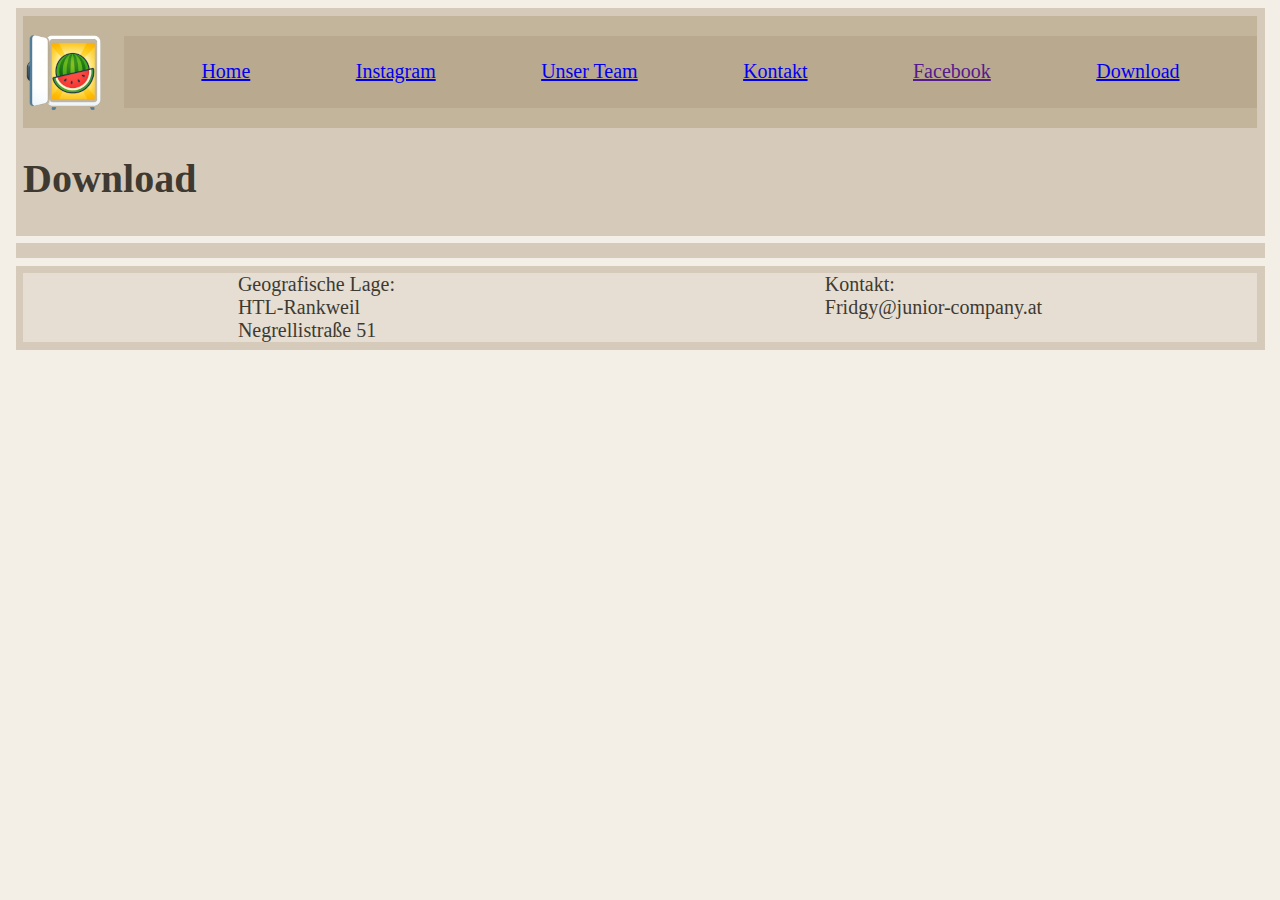
<file: src/download.html>
<!DOCTYPE html>
<html lang="en">
<head>
    <meta charset="UTF-8">
    <meta name="viewport" content="width=device-width, initial-scale=1.0">
    <title>Download</title>
</head>
<body>
    <header>
        <div class="Reiter">
            <div class="Logo">
                <img src="/src/images/Logo_Reiter.png" alt="Logo">
            </div>

            <ul id="reiter_list">
                <li><a href="index.html">Home</a></li>
                <li><a href="https://www.instagram.com/fridgy_company/" target="_blank">Instagram</a></li>
                <li><a href="team.html">Unser Team</a></li>
                <li><a href="kontakt.html">Kontakt</a></li>
                <li><a href="" target="_blank">Facebook</a></li>
                <li><a href="download.html">Download</a></li>
            </ul>
        </div>
        <h1>Download</h1>
    </header>

    <main>
        <div>
            
        </div>

        <div class="Logo-r">
            <!--<img src="/src/images/logo.png" alt="Logo">-->
        </div>
    </main>

    <footer>
        <div class="Impressum">
            <div>Geografische Lage:<br>HTL-Rankweil<br>Negrellistraße 51</div>
            <div>Kontakt:<br>Fridgy@junior-company.at</div>
        </div>
    </footer>

    <style>
        :root {
            --bg-main: #f3efe7;          /* Seitenhintergrund (Beige) */
            --bg-section: #d6cbbb;       /* Header / Main / Footer */
            --bg-nav: #c2b59b;           /* Navigation und Reiter */
            --bg-box: #e6ded2;           /* Boxen und Listen */
            --bg-accent: #b8a98f;        /* Akzent-Holzton für sonstiges */
            --text-main: #3e3a32;        /* Dunkles Braun für die Texte */
            --text-light: #ffffffee;
        }


        * {
            box-sizing: border-box;
        }

        body {
            background-color: var(--bg-main);
            animation: backgroundchange 5s ease-in-out infinite;
        }

        header, main, footer {
            font-size: 20px;
            background-color: var(--bg-section);
            margin: 7.5px;
            padding: 7.5px;
            color: var(--text-main);
            text-shadow: none;
            animation: changecolor 11s infinite ease-in-out;
        }

        main {
            display: flex;
            justify-content: center;
        }

        header {
            top: 0%;
        }

        .Logo img {
            display: block;
        }

        .Reiter {
            top: 0%;
            position: sticky;
            display: flex;
            align-items: center;
            gap: 20px;
            background-color: var(--bg-nav);
        }

        #reiter_list {
            font-size: 20px;
            flex: 1;
            background-color: var(--bg-accent);
            padding: 2%;
            display: flex;
            justify-content: space-around;
            list-style: none;
        }

        .Impressum {
            display: flex;
            justify-content: space-around;
            background-color: var(--bg-box);
            color: var(--text-main);
        }

        @keyframes changecolor {
            0% {
                background-color: var(--bg-section);
            }
            50% {
                background-color: #d0c4b2;
            }
            100% {
                background-color: var(--bg-section);
            }
        }

        @keyframes backgroundchange {
            0% {
                background-color: var(--bg-main);
            }
            50% {
                background-color: #ede6da;
            }
            100% {
                background-color: var(--bg-main);
            }
        }

        @media (max-width: 900px) {
            header, main, footer {
                font-size: 19px;
                background-color: var(--bg-section);
                margin: 7.5px;
                padding: 7.5px;
                color: var(--text-main);
                text-shadow: none;
                animation: changecolor 11s infinite ease-in-out;
            }

            #reiter_list {
                font-size: 15.5px;
                flex: 1;
                background-color: var(--bg-accent);
                padding: 2%;
                display: flex;
                justify-content: space-around;
                list-style: none;
            }
        }

        @media (max-width: 780px) {
            header, main, footer {
                font-size: 19px;
                background-color: var(--bg-section);
                margin: 7.5px;
                padding: 7.5px;
                color: var(--text-main);
                text-shadow: none;
                animation: changecolor 11s infinite ease-in-out;
            }

            #reiter_list {
                font-size: 14.5px;
                flex: 1;
                background-color: var(--bg-accent);
                padding: 2%;
                display: flex;
                justify-content: space-around;
                list-style: none;
            }
        }

        @media (max-width: 550px) {

            header, main, footer {
                font-size: 12px;
                background-color: var(--bg-section);
                margin: 6.8px;
                padding: 6.8px;
                color: var(--text-main);
                text-shadow: none;
                animation: changecolor 11s infinite ease-in-out;
            }

            .Reiter {
                top: 0%;
                position: sticky;
                display: flex;
                flex-direction: column;
                background-color: var(--bg-nav);
            }

            #reiter_list {
                flex-direction: column;
                width: 100%;
                gap: 10px;
                padding: 10px;
            }

            #reiter_list li {
                text-align: center;
            }

            .Logo-r img {
                display: block;
            }

            .Impressum {
                display: flex;
                justify-content: space-around;
                background-color: var(--bg-box);
                color: var(--text-main);
            }
        }
    </style>
</body>
</html>
</file>
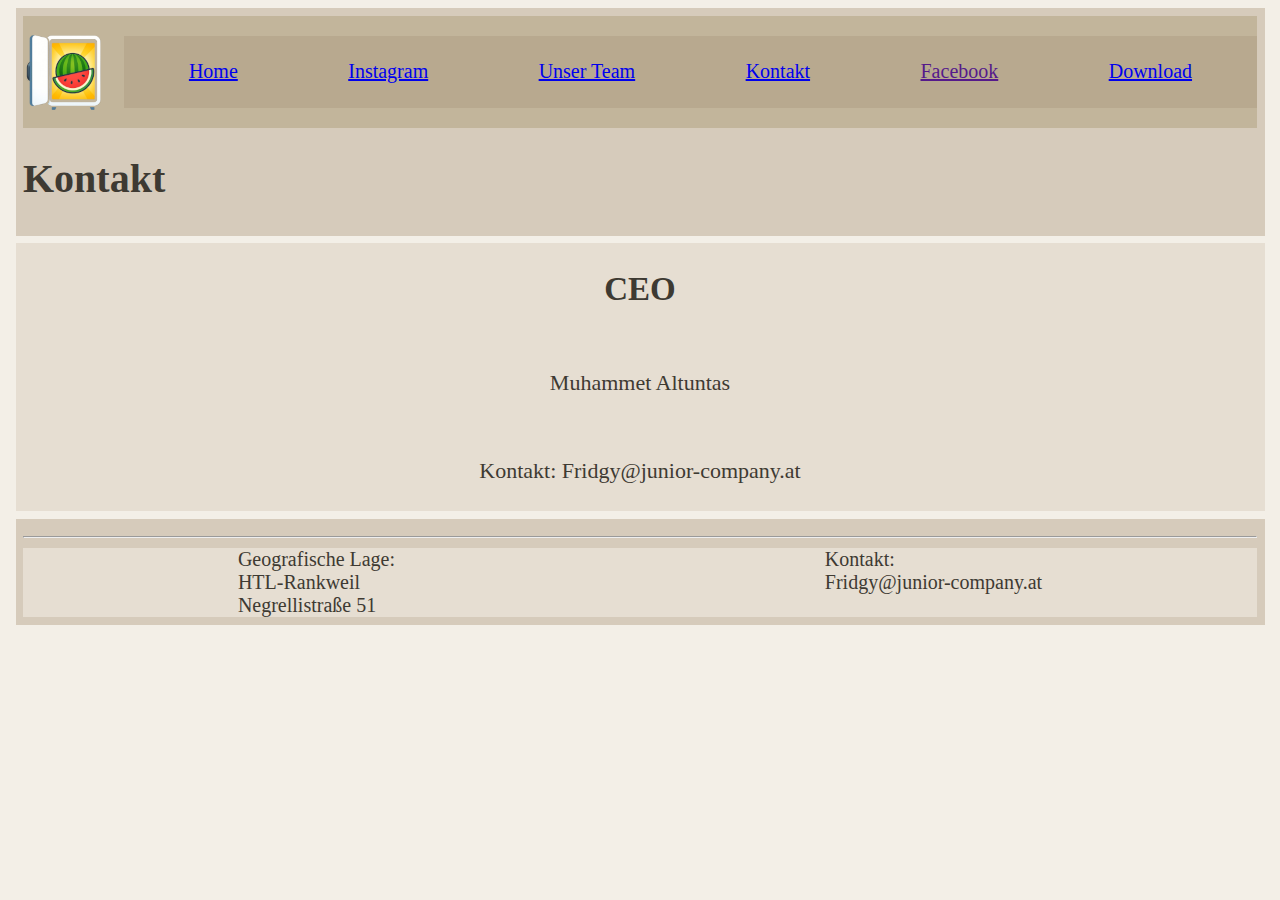
<file: src/kontakt.html>
<!DOCTYPE html>
<html lang="en">
<head>
    <meta charset="UTF-8">
    <meta name="viewport" content="width=device-width, initial-scale=1.0">
    <title>Document</title>
    <link rel="stylesheet" href="">
</head>
<body>
    <header>
        <div class="Reiter">
            <div class="Logo">
                <img src="/src/images/Logo_Reiter.png" alt="Logo">
            </div>

            <ul id="reiter_list">
                <li><a href="index.html">Home</a></li>
                <li><a href="https://www.instagram.com/fridgy_company/" target="_blank">Instagram</a></li>
                <li><a href="team.html">Unser Team</a></li>
                <li><a href="kontakt.html">Kontakt</a></li>
                <li><a href="" target="_blank">Facebook</a></li>
                <li><a href="download.html">Download</a></li>
            </ul>
        </div>
        <h1>Kontakt</h1>
    </header>

    <main>
        <h2>CEO</h2>
        <div id="CEO_list">
            <p>Muhammet Altuntas</p>
        </div>
        <p id="contact_ceo">Kontakt: Fridgy@junior-company.at</p>
    </main>

    <footer>
        <hr>
        <div class="Impressum">
            <div>Geografische Lage:<br>HTL-Rankweil<br>Negrellistraße 51</div>
            <div>Kontakt:<br>Fridgy@junior-company.at</div>
        </div>
    </footer>

    <style>
        :root {
            --bg-main: #f3efe7;          /* Seitenhintergrund (Beige) */
            --bg-section: #d6cbbb;       /* Header / Main / Footer */
            --bg-nav: #c2b59b;           /* Navigation / Reiter */
            --bg-box: #e6ded2;           /* Boxen / Listen */
            --bg-accent: #b8a98f;        /* Akzent-Holzton */
            --text-main: #3e3a32;        /* Dunkles Braun für Text */
            --text-light: #ffffffee;
            --bg-ceo: rgba(54, 172, 255, 1);
        }


        * {
            box-sizing: border-box;
        }

        body {
            height: 100%;
            background-color: var(--bg-main);
            animation: backgroundchange 5s ease-in-out infinite;
        }

        header, main, footer {
            font-size: 20px;
            background-color: var(--bg-section);
            margin: 7.5px;
            padding: 7.5px;
            color: var(--text-main);
            text-shadow: none;
        }

        main {
            background-color: var(--bg-box);
            font-size: 22px;
        }

        main h2 {
            display: flex;
            justify-content: center;
        }

        header {
            top: 0%;
        }

        .Logo img {
            display: block;
        }

        .Reiter {
            top: 0%;
            position: sticky;
            display: flex;
            align-items: center;
            gap: 20px;
            background-color: var(--bg-nav);
        }

        #reiter_list {
            font-size: 20px;
            flex: 1;
            background-color: var(--bg-accent);
            padding: 2%;
            gap: 30px;
            display: flex;
            justify-content: space-around;
            list-style: none;
        }

        #CEO_list,
        main h2 {
            display: flex;
            justify-content: center;
            padding: 20px;
            margin: auto;
            animation: changecolor 8s infinite ease-in-out;
        }

        main #contact_ceo {
            display: flex;
            justify-content: center;
            padding: 20px;
            margin: auto;
            animation: changecolor 8s infinite ease-in-out;
        }

        .Impressum {
            display: flex;
            justify-content: space-around;
            background-color: var(--bg-box);
            color: var(--text-main);
        }

        @keyframes changecolor {
            0% {
                background-color: var(--bg-ceo);
            }
            50% {
                background-color: rgba(84, 182, 255, 1);
            }
            100% {
                background-color: var(--bg-ceo);
            }
        }

        @keyframes backgroundchange {
            0% {
                background-color: var(--bg-main);
            }
            50% {
                background-color: #ede6da;
            }
            100% {
                background-color: var(--bg-main);
            }
        }

        @media (max-width: 900px) {
            body {
                height: 100%;
                background-color: var(--bg-main);
                animation: backgroundchange 5s ease-in-out infinite;
            }

            header, main, footer {
                font-size: 19px;
                background-color: var(--bg-section);
                margin: 7.5px;
                padding: 7.5px;
                color: var(--text-main);
                text-shadow: none;
            }

            #reiter_list {
                font-size: 16.5px;
                gap: 15px;
                padding: 10px;
            }

            main {
                background-color: var(--bg-box);
                font-size: 20px;
            }
        }

        @media (max-width: 780px) {
            body {
                height: 100%;
                background-color: var(--bg-main);
                animation: backgroundchange 5s ease-in-out infinite;
            }

            header, main, footer {
                font-size: 19px;
                background-color: var(--bg-section);
                margin: 7.5px;
                padding: 7.5px;
                color: var(--text-main);
                text-shadow: none;
            }

            .Reiter {
                top: 0%;
                position:sticky;
                display: flex;
                align-items: center;
                flex-direction: column;
                margin: 0px;
                gap: 0px;
                background-color: var(--bg-nav);
            }

            #reiter_list {
                font-size: 14.5px;
                gap: 0px;
                padding: 10px;
            }

            main {
                background-color: var(--bg-box);
                font-size: 20px;
            }
        }

        @media (max-width: 550px) {

            header, main, footer {
                font-size: 12px;
                background-color: var(--bg-section);
                margin: 5px;
                padding: 5px;
                color: var(--text-main);
                text-shadow: none;
            }

            .Logo img {
                display: block;
            }

            .Reiter {
                top: 0%;
                position: sticky;
                display: flex;
                align-items: center;
                flex-direction: column;
                margin: -10px;
                gap: 20px;
                background-color: var(--bg-nav);
            }

            #reiter_list {
                flex-direction: column;
                width: 100%;
                gap: 10px;
                padding: 10px;
            }

            #reiter_list li {
                text-align: center;
            }
        }
    </style>
</body>
</html>
</file>
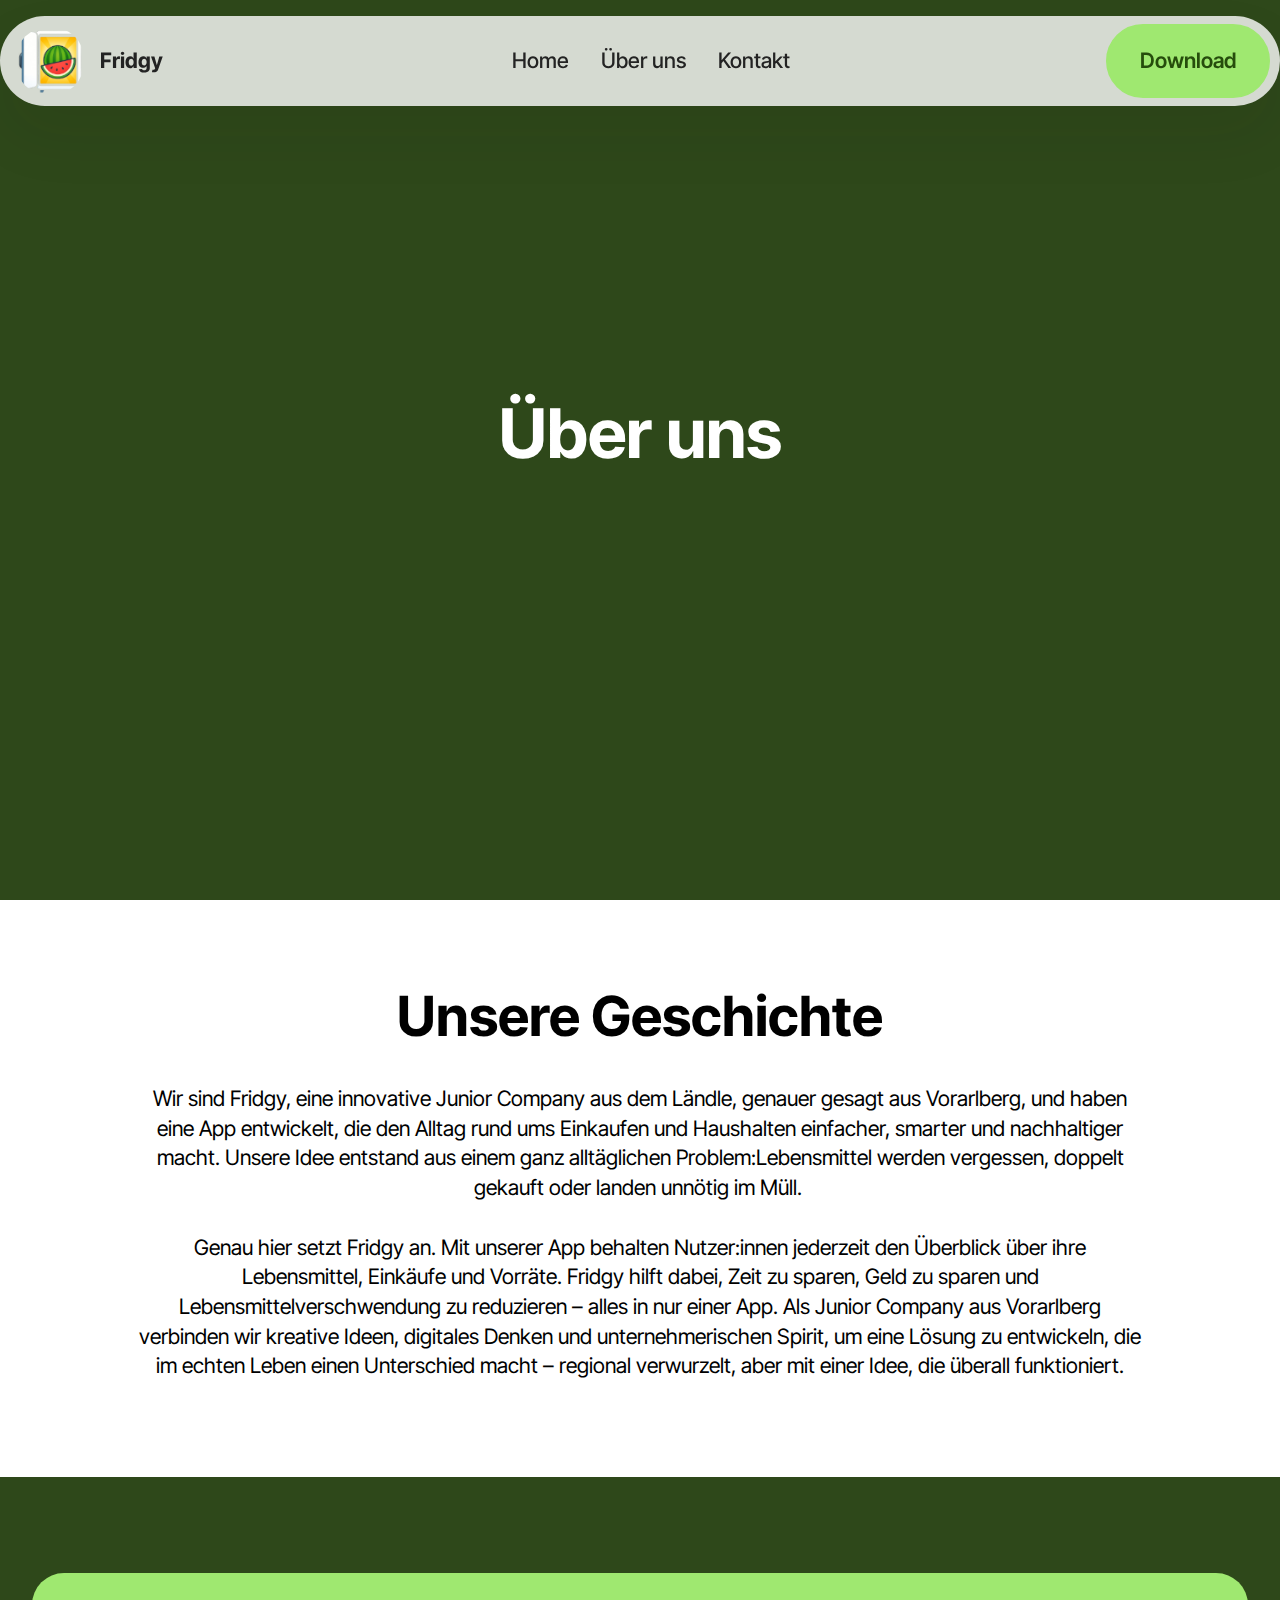
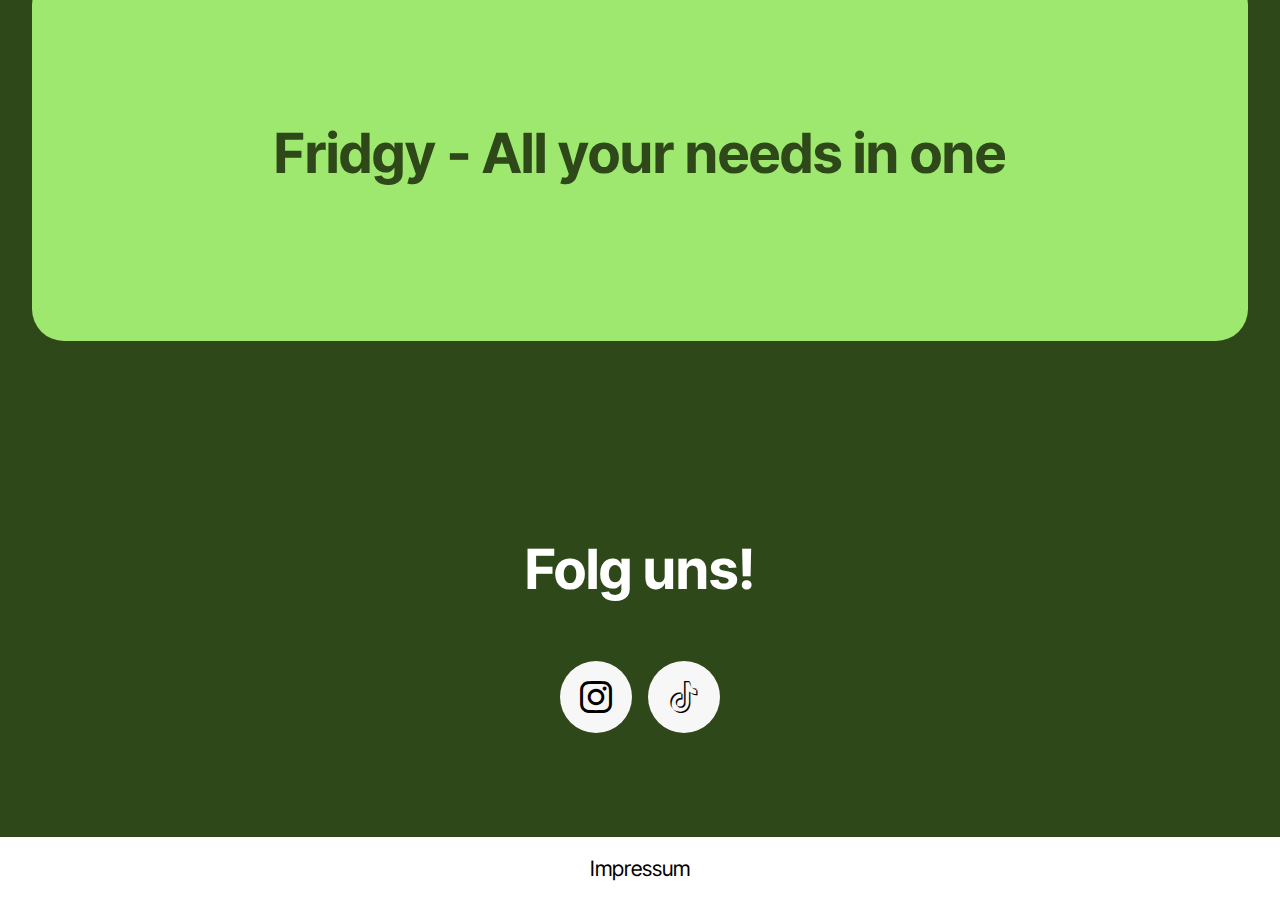
<file: src/page2.html>
<!DOCTYPE html>
<html  >
<head>
  <!-- Site made with Mobirise Website Builder v6.1.5, https://mobirise.com -->
  <meta charset="UTF-8">
  <meta http-equiv="X-UA-Compatible" content="IE=edge">
  <meta name="generator" content="Mobirise v6.1.5, mobirise.com">
  <meta name="viewport" content="width=device-width, initial-scale=1, minimum-scale=1">
  <link rel="shortcut icon" href="assets/images/logo-reiter.png" type="image/x-icon">
  <meta name="description" content="">
  
  
  <title>Über uns</title>
  <link rel="stylesheet" href="assets/bootstrap/css/bootstrap.min.css">
  <link rel="stylesheet" href="assets/dropdown/css/style.css">
  <link rel="stylesheet" href="assets/socicon/css/styles.css">
  <link rel="stylesheet" href="assets/theme/css/style.css">
  <link rel="preload" href="https://fonts.googleapis.com/css?family=Inter+Tight:100,200,300,400,500,600,700,800,900,100i,200i,300i,400i,500i,600i,700i,800i,900i&display=swap" as="style" onload="this.onload=null;this.rel='stylesheet'">
  <noscript><link rel="stylesheet" href="https://fonts.googleapis.com/css?family=Inter+Tight:100,200,300,400,500,600,700,800,900,100i,200i,300i,400i,500i,600i,700i,800i,900i&display=swap"></noscript>
  <link rel="preload" as="style" href="assets/mobirise/css/mbr-additional.css?v=M2MsrR"><link rel="stylesheet" href="assets/mobirise/css/mbr-additional.css?v=M2MsrR" type="text/css">

  
  
  
</head>
<body>
  
  <section data-bs-version="5.1" class="menu menu5 cid-v76A7MKPYP" once="menu" id="menu05-c">
	

	<nav class="navbar navbar-dropdown navbar-fixed-top navbar-expand-lg">
		<div class="container">
			<div class="navbar-brand">
				<span class="navbar-logo">
					<a href="index.html">
						<img src="assets/images/logo-reiter.png" alt="Mobirise Website Builder" style="height: 4.3rem;">
					</a>
				</span>
				<span class="navbar-caption-wrap"><a class="navbar-caption text-black display-4" href="index.html">Fridgy</a></span>
			</div>
			<button class="navbar-toggler" type="button" data-toggle="collapse" data-bs-toggle="collapse" data-target="#navbarSupportedContent" data-bs-target="#navbarSupportedContent" aria-controls="navbarNavAltMarkup" aria-expanded="false" aria-label="Toggle navigation">
				<div class="hamburger">
					<span></span>
					<span></span>
					<span></span>
					<span></span>
				</div>
			</button>
			<div class="collapse navbar-collapse" id="navbarSupportedContent">
				<ul class="navbar-nav nav-dropdown" data-app-modern-menu="true"><li class="nav-item">
						<a class="nav-link link text-black display-4" href="index.html">Home</a>
					</li>
					<li class="nav-item">
						<a class="nav-link link text-black display-4" href="#" aria-expanded="false">Über uns</a>
					</li>
					<li class="nav-item">
						<a class="nav-link link text-black display-4" href="page3.html">Kontakt</a>
					</li></ul>
				<div class="navbar-buttons mbr-section-btn"><a class="btn btn-primary display-4" href="page4.html">Download</a></div>
			</div>
		</div>
	</nav>
</section>

<section data-bs-version="5.1" class="header09 startm5 cid-v76A7MZwRk mbr-fullscreen" id="header09-d">	
    
	
	
	<div class="container-fluid">
		<div class="row">
			<div class="content-wrap col-12 col-md-8">
				<h1 class="mbr-section-title mbr-fonts-style mbr-white mb-4 display-1"><strong>Über uns</strong></h1>
				
				
				
			</div>
		</div>
	</div>
</section>

<section data-bs-version="5.1" class="article12 cid-v76A7NcEdi" id="article12-e">    
    
    <div class="container">
        <div class="row justify-content-center">
            <div class="col-md-12 col-lg-10">
                <h3 class="mbr-section-title mbr-fonts-style mb-4 mt-0 display-2"><strong>Unsere Geschichte</strong></h3>
                
                <p class="mbr-text mbr-fonts-style display-7">Wir sind Fridgy, eine innovative Junior Company aus dem Ländle, genauer gesagt aus Vorarlberg, und haben eine App entwickelt, die den Alltag rund ums Einkaufen und Haushalten einfacher, smarter und nachhaltiger macht. Unsere Idee entstand aus einem ganz alltäglichen Problem:Lebensmittel werden vergessen, doppelt gekauft oder landen unnötig im Müll. ‍<br><br>Genau hier setzt Fridgy an. Mit unserer App behalten Nutzer:innen jederzeit den Überblick über ihre Lebensmittel, Einkäufe und Vorräte. Fridgy hilft dabei, Zeit zu sparen, Geld zu sparen und Lebensmittelverschwendung zu reduzieren – alles in nur einer App. Als Junior Company aus Vorarlberg verbinden wir kreative Ideen, digitales Denken und unternehmerischen Spirit, um eine Lösung zu entwickeln, die im echten Leben einen Unterschied macht – regional verwurzelt, aber mit einer Idee, die überall funktioniert.</p>
            </div>
        </div>
    </div>
</section>

<section data-bs-version="5.1" class="start article6 cid-v76ANPzeA2" id="article06-i">
	

	
	
	<div class="container">
		<div class="row justify-content-center">
			<div class="card col-md-12 col-lg-12">
				<div class="card-wrapper">
					<div class="card-box align-left">
						<h4 class="card-title mbr-fonts-style display-2"><strong>Fridgy - All your needs in one</strong></h4>
						
						
					</div>
				</div>
			</div>
		</div>
	</div>
</section>

<section data-bs-version="5.1" class="social05 cid-v76CsKixFb" id="social05-q">
    

    

    <div class="container">
        <div class="row">
            <h3 class="mbr-section-title align-center mb-5 mbr-fonts-style display-2"><strong>Folg uns!</strong></h3>
            <div class="col-12">
                <div class="social-row">
                    <div class="soc-item">
                        <a href="https://www.instagram.com/fridgy_company/" target="_blank">
                            <span class="mbr-iconfont socicon-instagram socicon"></span>
                        </a>
                    </div>
                    <div class="soc-item">
                        <a href="https://www.tiktok.com/@fridgy_app" target="_blank">
                            <span class="mbr-iconfont socicon-tiktok socicon"></span>
                        </a>
                    </div>
                    
                    
                    
                </div>
            </div>
        </div>
    </div>
</section><section class="display-7" style="padding: 0;align-items: center;justify-content: center;flex-wrap: wrap;    align-content: center;display: flex;position: relative;height: 4rem;"><a href="page5.html" style="flex: 1 1;height: 4rem;position: absolute;width: 100%;z-index: 1; color: white;"><img alt="" style="height: 4rem;" src="[data-uri]"></a><p style="margin: 0;text-align: center;" class="display-7">&#8204;</p><a style="z-index:1" href="page5.html">Impressum</a></section><script src="assets/bootstrap/js/bootstrap.bundle.min.js"></script>  <script src="assets/smoothscroll/smooth-scroll.js"></script>  <script src="assets/ytplayer/index.js"></script>  <script src="assets/dropdown/js/navbar-dropdown.js"></script>  <script src="assets/theme/js/script.js"></script>  
  
  
  
</body>
</html>
</file>
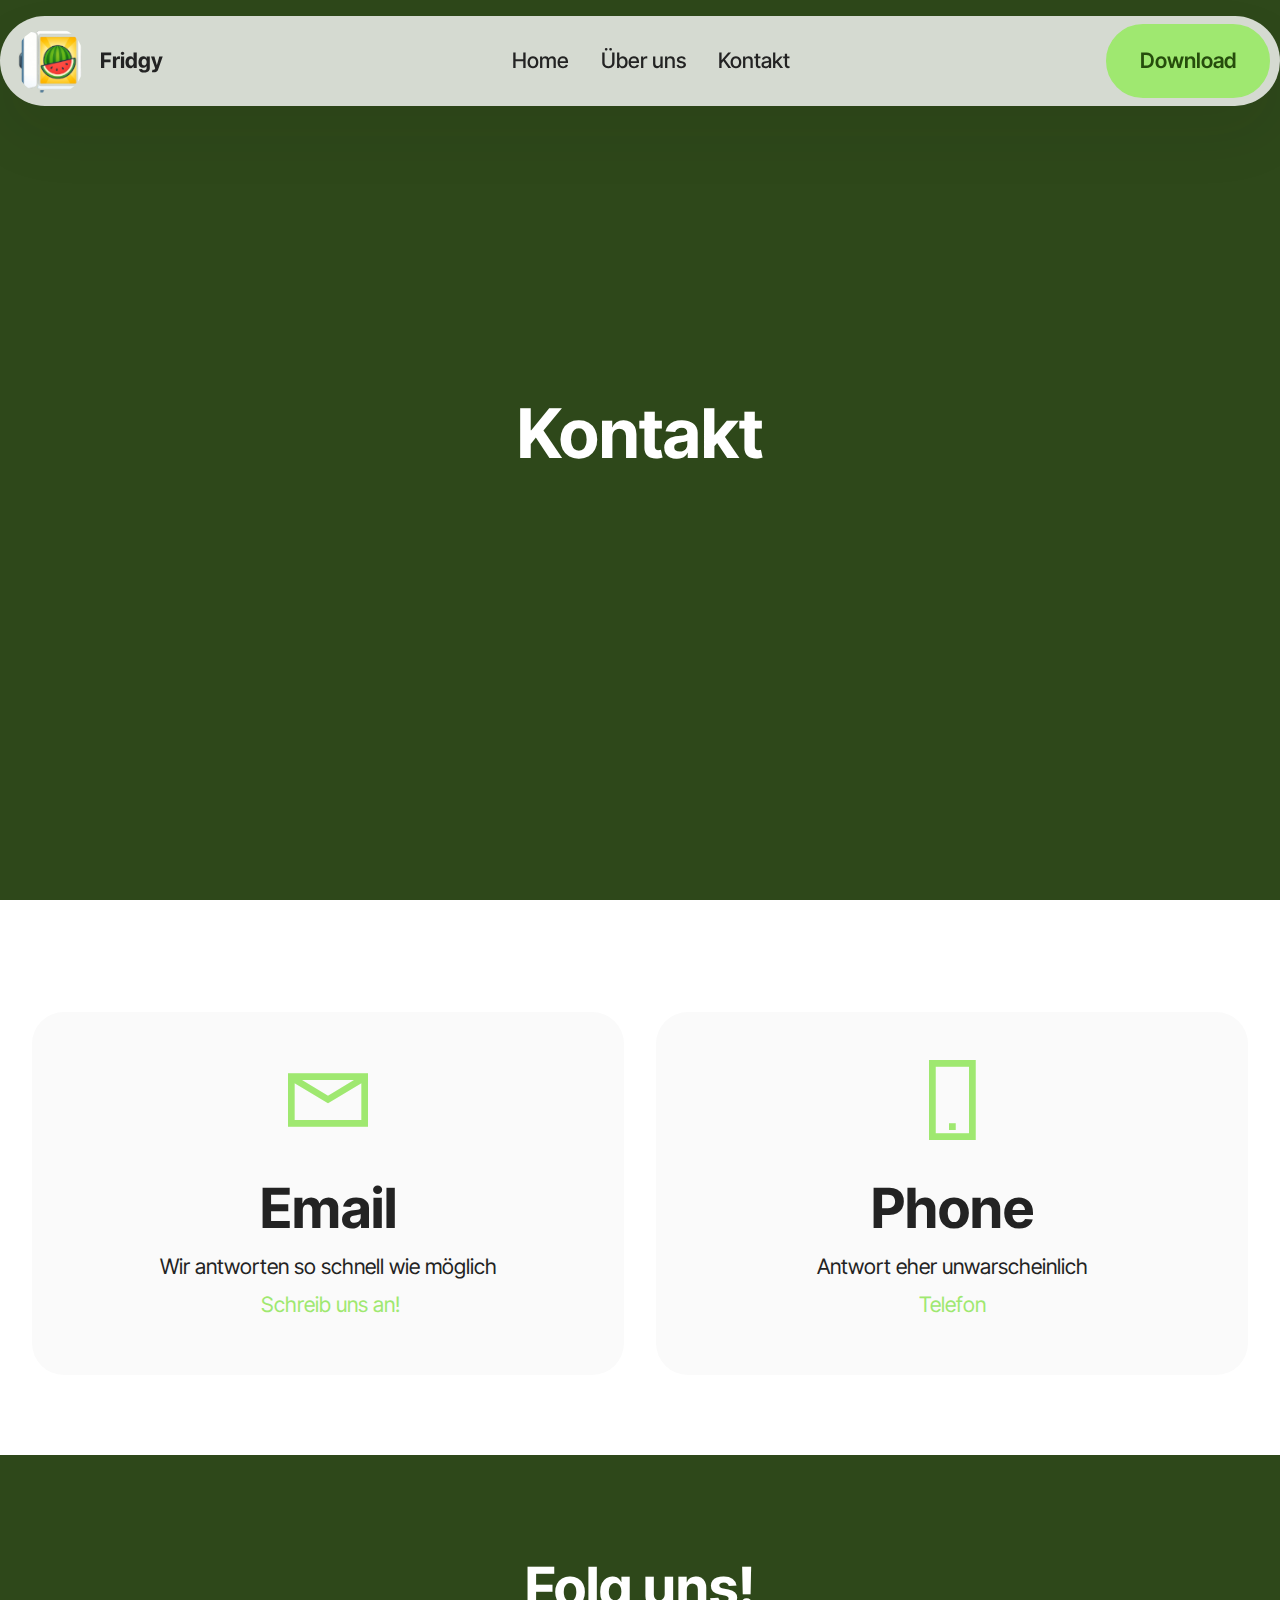
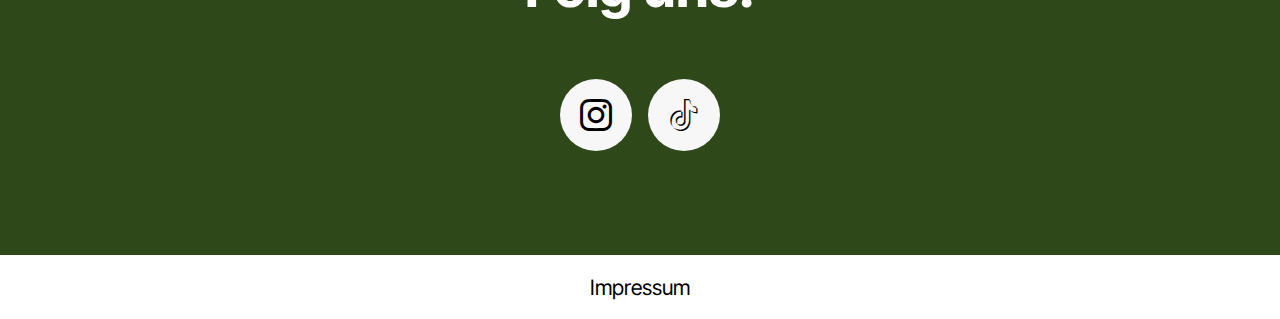
<file: src/page3.html>
<!DOCTYPE html>
<html  >
<head>
  <!-- Site made with Mobirise Website Builder v6.1.5, https://mobirise.com -->
  <meta charset="UTF-8">
  <meta http-equiv="X-UA-Compatible" content="IE=edge">
  <meta name="generator" content="Mobirise v6.1.5, mobirise.com">
  <meta name="viewport" content="width=device-width, initial-scale=1, minimum-scale=1">
  <link rel="shortcut icon" href="assets/images/logo-reiter.png" type="image/x-icon">
  <meta name="description" content="">
  
  
  <title>Kontakt</title>
  <link rel="stylesheet" href="assets/web/assets/mobirise-icons2/mobirise2.css">
  <link rel="stylesheet" href="assets/bootstrap/css/bootstrap.min.css">
  <link rel="stylesheet" href="assets/dropdown/css/style.css">
  <link rel="stylesheet" href="assets/socicon/css/styles.css">
  <link rel="stylesheet" href="assets/theme/css/style.css">
  <link rel="preload" href="https://fonts.googleapis.com/css?family=Inter+Tight:100,200,300,400,500,600,700,800,900,100i,200i,300i,400i,500i,600i,700i,800i,900i&display=swap" as="style" onload="this.onload=null;this.rel='stylesheet'">
  <noscript><link rel="stylesheet" href="https://fonts.googleapis.com/css?family=Inter+Tight:100,200,300,400,500,600,700,800,900,100i,200i,300i,400i,500i,600i,700i,800i,900i&display=swap"></noscript>
  <link rel="preload" as="style" href="assets/mobirise/css/mbr-additional.css?v=EvcOxN"><link rel="stylesheet" href="assets/mobirise/css/mbr-additional.css?v=EvcOxN" type="text/css">

  
  
  
</head>
<body>
  
  <section data-bs-version="5.1" class="menu menu5 cid-v76B458Dw8" once="menu" id="menu05-j">
	

	<nav class="navbar navbar-dropdown navbar-fixed-top navbar-expand-lg">
		<div class="container">
			<div class="navbar-brand">
				<span class="navbar-logo">
					<a href="index.html">
						<img src="assets/images/logo-reiter.png" alt="Mobirise Website Builder" style="height: 4.3rem;">
					</a>
				</span>
				<span class="navbar-caption-wrap"><a class="navbar-caption text-black display-4" href="index.html">Fridgy</a></span>
			</div>
			<button class="navbar-toggler" type="button" data-toggle="collapse" data-bs-toggle="collapse" data-target="#navbarSupportedContent" data-bs-target="#navbarSupportedContent" aria-controls="navbarNavAltMarkup" aria-expanded="false" aria-label="Toggle navigation">
				<div class="hamburger">
					<span></span>
					<span></span>
					<span></span>
					<span></span>
				</div>
			</button>
			<div class="collapse navbar-collapse" id="navbarSupportedContent">
				<ul class="navbar-nav nav-dropdown" data-app-modern-menu="true"><li class="nav-item">
						<a class="nav-link link text-black display-4" href="index.html">Home</a>
					</li>
					<li class="nav-item">
						<a class="nav-link link text-black display-4" href="page2.html" aria-expanded="false">Über uns</a>
					</li>
					<li class="nav-item">
						<a class="nav-link link text-black display-4" href="#">Kontakt</a>
					</li></ul>
				<div class="navbar-buttons mbr-section-btn"><a class="btn btn-primary display-4" href="page4.html">Download</a></div>
			</div>
		</div>
	</nav>
</section>

<section data-bs-version="5.1" class="header09 startm5 cid-v76B45mEem mbr-fullscreen" id="header09-k">	
    
	
	
	<div class="container-fluid">
		<div class="row">
			<div class="content-wrap col-12 col-md-8">
				<h1 class="mbr-section-title mbr-fonts-style mbr-white mb-4 display-1"><strong>Kontakt</strong></h1>
				
				
				
			</div>
		</div>
	</div>
</section>

<section data-bs-version="5.1" class="contacts1 cid-v76BrN1I6y" id="contacts1-p">

    

    
    
    <div class="container">
        
        <div class="row justify-content-center mt-4">
            <div class="card col-12 col-lg-6">
                <div class="card-wrapper">
                    <div class="card-box align-center">
                        <div class="image-wrapper">
                            <span class="mbr-iconfont mobi-mbri-letter mobi-mbri"></span>
                        </div>
                        <h4 class="card-title mbr-fonts-style mb-2 display-2">
                            <strong>Email</strong>
                        </h4>
                        <p class="mbr-text mbr-fonts-style mb-2 display-4">Wir antworten so schnell wie möglich</p>
                        <h5 class="link mbr-fonts-style display-7"><a href="mailto:info@site.com" class="text-primary">&nbsp;Schreib uns an!</a></h5>
                    </div>
                </div>
            </div>
            <div class="card col-12 col-lg-6">
                <div class="card-wrapper">
                    <div class="card-box align-center">
                        <div class="image-wrapper">
                            <span class="mbr-iconfont mobi-mbri-mobile-2 mobi-mbri"></span>
                        </div>
                        <h4 class="card-title mbr-fonts-style align-center mb-2 display-2">
                            <strong>Phone</strong>
                        </h4>
                        <p class="mbr-text mbr-fonts-style mb-2 display-4">Antwort eher unwarscheinlich</p>
                        <h5 class="link mbr-black mbr-fonts-style display-7"><a href="tel:+43 0660 2332207" class="text-primary">Telefon</a></h5>
                    </div>
                </div>
            </div>
        </div>
    </div>
</section>

<section data-bs-version="5.1" class="social05 cid-v76CsKixFb" id="social05-q">
    

    

    <div class="container">
        <div class="row">
            <h3 class="mbr-section-title align-center mb-5 mbr-fonts-style display-2"><strong>Folg uns!</strong></h3>
            <div class="col-12">
                <div class="social-row">
                    <div class="soc-item">
                        <a href="https://www.instagram.com/fridgy_company/" target="_blank">
                            <span class="mbr-iconfont socicon-instagram socicon"></span>
                        </a>
                    </div>
                    <div class="soc-item">
                        <a href="https://www.tiktok.com/@fridgy_app" target="_blank">
                            <span class="mbr-iconfont socicon-tiktok socicon"></span>
                        </a>
                    </div>
                    
                    
                    
                </div>
            </div>
        </div>
    </div>
</section><section class="display-7" style="padding: 0;align-items: center;justify-content: center;flex-wrap: wrap;    align-content: center;display: flex;position: relative;height: 4rem;"><a href="page5.html" style="flex: 1 1;height: 4rem;position: absolute;width: 100%;z-index: 1;"><img alt="" style="height: 4rem;" src="[data-uri]"></a><p style="margin: 0;text-align: center;" class="display-7">&#8204;</p><a style="z-index:1" href="page5.html">Impressum</a></section><script src="assets/bootstrap/js/bootstrap.bundle.min.js"></script>  <script src="assets/smoothscroll/smooth-scroll.js"></script>  <script src="assets/ytplayer/index.js"></script>  <script src="assets/dropdown/js/navbar-dropdown.js"></script>  <script src="assets/theme/js/script.js"></script>  
  
  
  
</body>
</html>
</file>
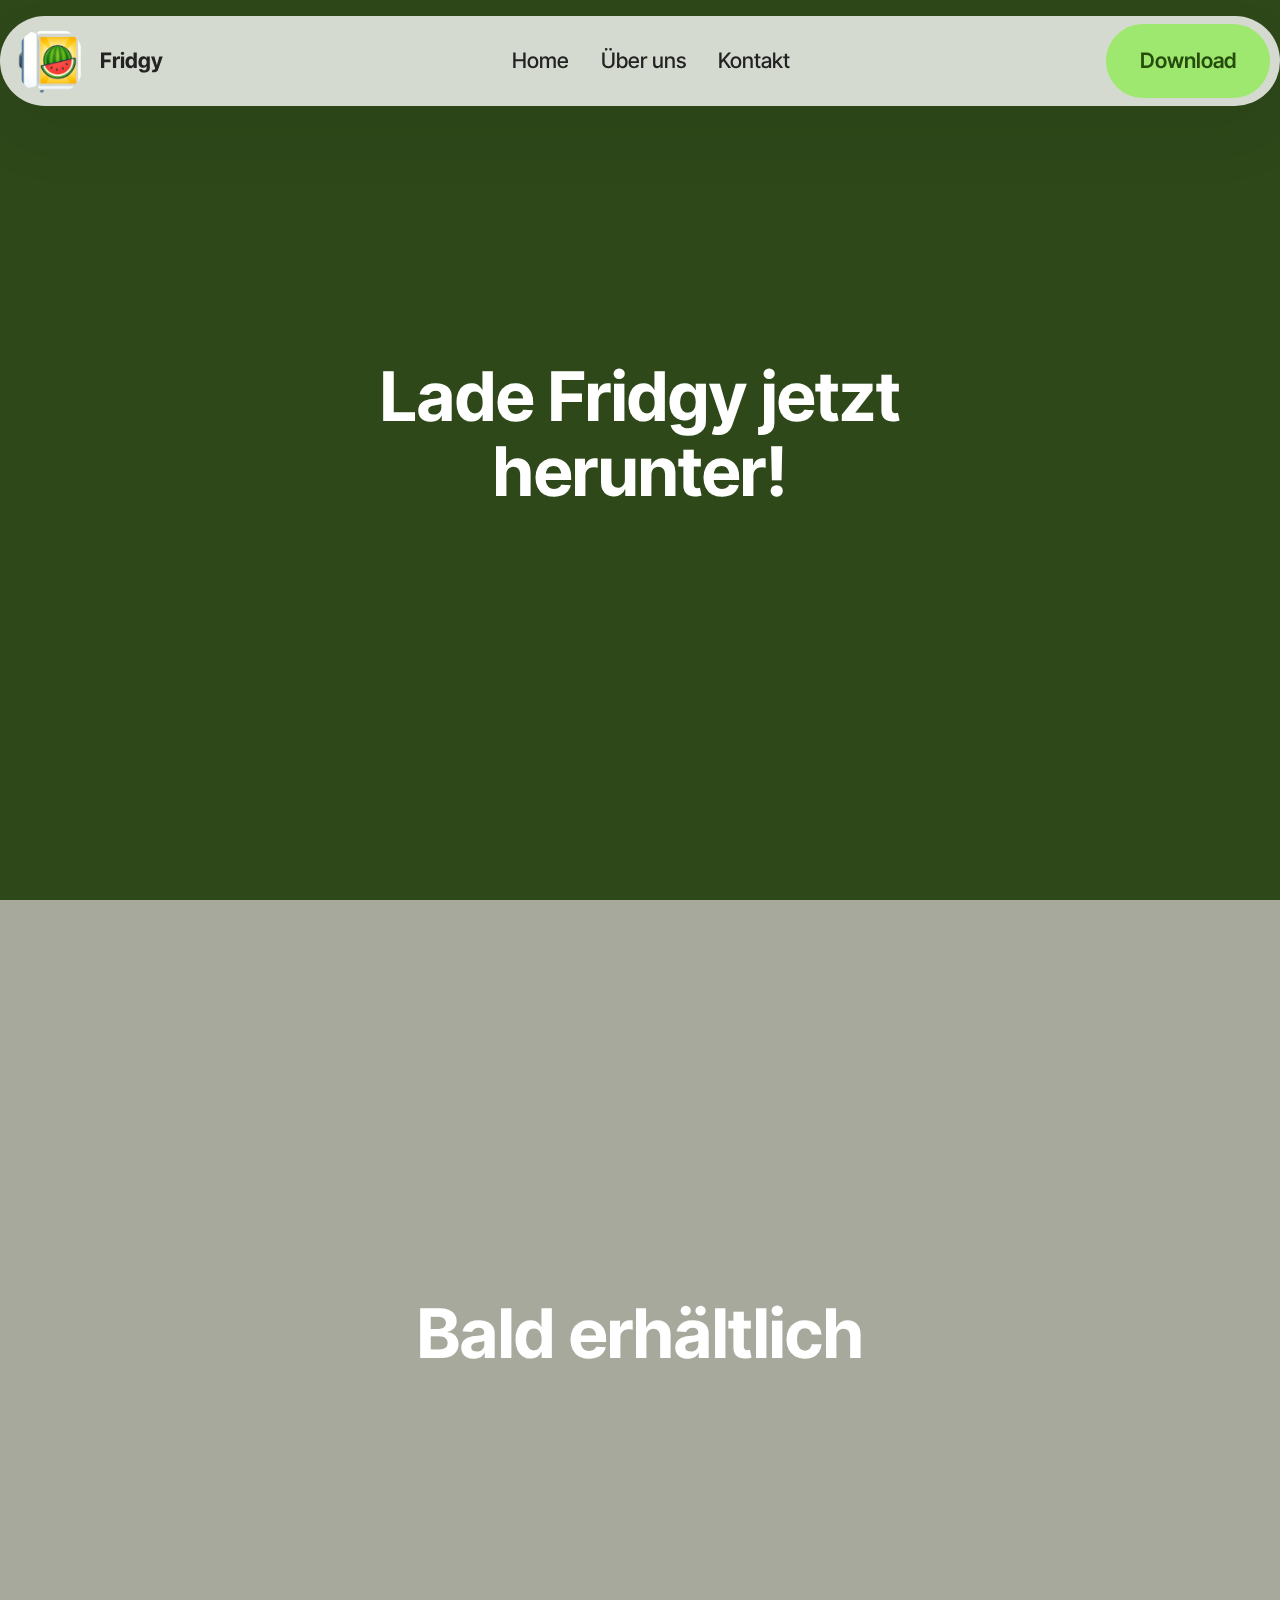
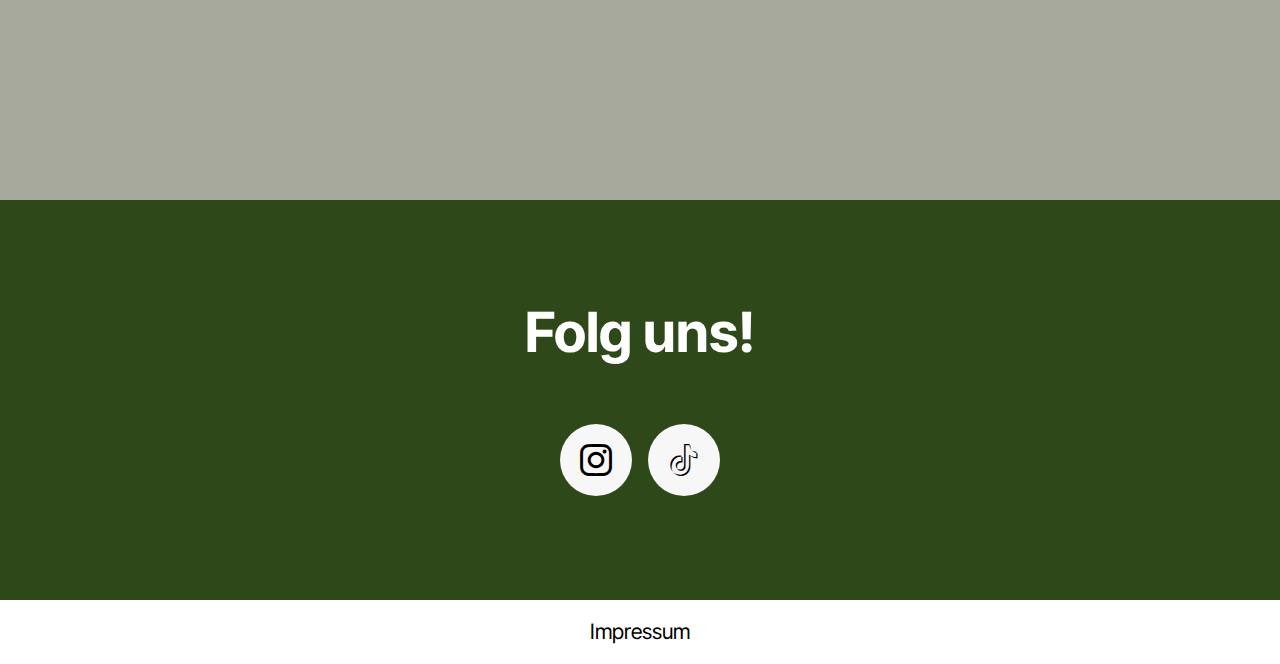
<file: src/page4.html>
<!DOCTYPE html>
<html  >
<head>
  <!-- Site made with Mobirise Website Builder v6.1.5, https://mobirise.com -->
  <meta charset="UTF-8">
  <meta http-equiv="X-UA-Compatible" content="IE=edge">
  <meta name="generator" content="Mobirise v6.1.5, mobirise.com">
  <meta name="viewport" content="width=device-width, initial-scale=1, minimum-scale=1">
  <link rel="shortcut icon" href="assets/images/logo-reiter.png" type="image/x-icon">
  <meta name="description" content="">
  
  
  <title>Download</title>
  <link rel="stylesheet" href="assets/bootstrap/css/bootstrap.min.css">
  <link rel="stylesheet" href="assets/dropdown/css/style.css">
  <link rel="stylesheet" href="assets/socicon/css/styles.css">
  <link rel="stylesheet" href="assets/theme/css/style.css">
  <link rel="preload" href="https://fonts.googleapis.com/css?family=Inter+Tight:100,200,300,400,500,600,700,800,900,100i,200i,300i,400i,500i,600i,700i,800i,900i&display=swap" as="style" onload="this.onload=null;this.rel='stylesheet'">
  <noscript><link rel="stylesheet" href="https://fonts.googleapis.com/css?family=Inter+Tight:100,200,300,400,500,600,700,800,900,100i,200i,300i,400i,500i,600i,700i,800i,900i&display=swap"></noscript>
  <link rel="preload" as="style" href="assets/mobirise/css/mbr-additional.css?v=f2jakS"><link rel="stylesheet" href="assets/mobirise/css/mbr-additional.css?v=f2jakS" type="text/css">

  
  
  
</head>
<body>
  
  <section data-bs-version="5.1" class="menu menu5 cid-v76DjV8BYk" once="menu" id="menu05-r">
	

	<nav class="navbar navbar-dropdown navbar-fixed-top navbar-expand-lg">
		<div class="container">
			<div class="navbar-brand">
				<span class="navbar-logo">
					<a href="index.html">
						<img src="assets/images/logo-reiter.png" alt="Mobirise Website Builder" style="height: 4.3rem;">
					</a>
				</span>
				<span class="navbar-caption-wrap"><a class="navbar-caption text-black display-4" href="index.html">Fridgy</a></span>
			</div>
			<button class="navbar-toggler" type="button" data-toggle="collapse" data-bs-toggle="collapse" data-target="#navbarSupportedContent" data-bs-target="#navbarSupportedContent" aria-controls="navbarNavAltMarkup" aria-expanded="false" aria-label="Toggle navigation">
				<div class="hamburger">
					<span></span>
					<span></span>
					<span></span>
					<span></span>
				</div>
			</button>
			<div class="collapse navbar-collapse" id="navbarSupportedContent">
				<ul class="navbar-nav nav-dropdown" data-app-modern-menu="true"><li class="nav-item">
						<a class="nav-link link text-black display-4" href="index.html">Home</a>
					</li>
					<li class="nav-item">
						<a class="nav-link link text-black display-4" href="page2.html" aria-expanded="false">Über uns</a>
					</li>
					<li class="nav-item">
						<a class="nav-link link text-black display-4" href="page3.html">Kontakt</a>
					</li></ul>
				<div class="navbar-buttons mbr-section-btn"><a class="btn btn-primary display-4" href="#">Download</a></div>
			</div>
		</div>
	</nav>
</section>

<section data-bs-version="5.1" class="header09 startm5 cid-v76DjVmQCD mbr-fullscreen" id="header09-s">	
    
	
	
	<div class="container-fluid">
		<div class="row">
			<div class="content-wrap col-12 col-md-8">
				<h1 class="mbr-section-title mbr-fonts-style mbr-white mb-4 display-1"><strong>Lade Fridgy jetzt herunter!</strong></h1>
				
				
				
			</div>
		</div>
	</div>
</section>

<section data-bs-version="5.1" class="header19 cid-v76DOSveg3 mbr-fullscreen" id="header19-v">
  

  
  
  <div class="container">
    <div class="row">
      <div class="content-wrap col-12 col-md-8">
        <h1 class="mbr-section-title mbr-fonts-style mb-4 display-1"><strong>Bald erhältlich</strong></h1>
        
        
        
      </div>
    </div>
  </div>
</section>

<section data-bs-version="5.1" class="social05 cid-v76DjVQkYE" id="social05-u">
    

    

    <div class="container">
        <div class="row">
            <h3 class="mbr-section-title align-center mb-5 mbr-fonts-style display-2"><strong>Folg uns!</strong></h3>
            <div class="col-12">
                <div class="social-row">
                    <div class="soc-item">
                        <a href="https://www.instagram.com/fridgy_company/" target="_blank">
                            <span class="mbr-iconfont socicon-instagram socicon"></span>
                        </a>
                    </div>
                    <div class="soc-item">
                        <a href="https://www.tiktok.com/@fridgy_app" target="_blank">
                            <span class="mbr-iconfont socicon-tiktok socicon"></span>
                        </a>
                    </div>
                    
                    
                    
                </div>
            </div>
        </div>
    </div>
</section><section class="display-7" style="padding: 0;align-items: center;justify-content: center;flex-wrap: wrap;    align-content: center;display: flex;position: relative;height: 4rem;"><a href="page5.html" style="flex: 1 1;height: 4rem;position: absolute;width: 100%;z-index: 1;"><img alt="" style="height: 4rem;" src="[data-uri]"></a><p style="margin: 0;text-align: center;" class="display-7">&#8204;</p><a style="z-index:1" href="page5.html">Impressum</a></section><script src="assets/bootstrap/js/bootstrap.bundle.min.js"></script>  <script src="assets/smoothscroll/smooth-scroll.js"></script>  <script src="assets/ytplayer/index.js"></script>  <script src="assets/dropdown/js/navbar-dropdown.js"></script>  <script src="assets/theme/js/script.js"></script>  
  
  
</body>
</html>
</file>
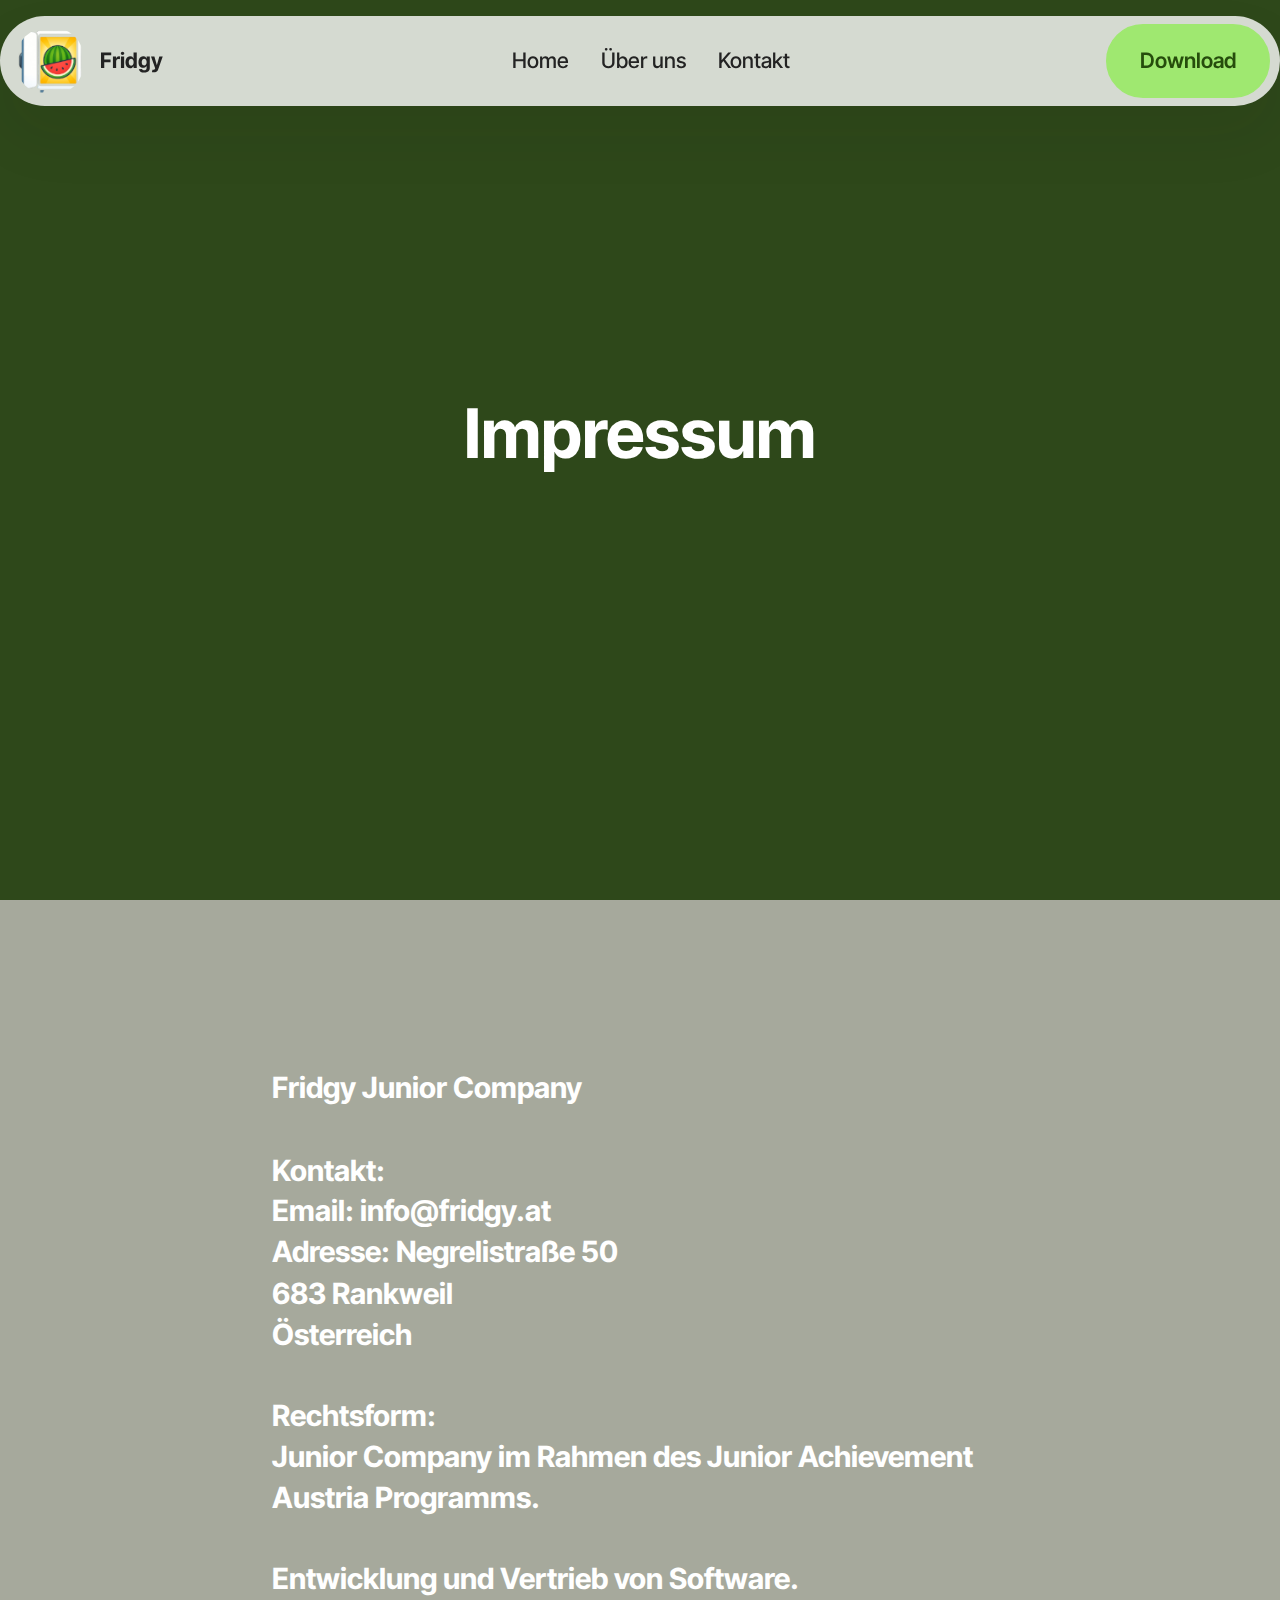
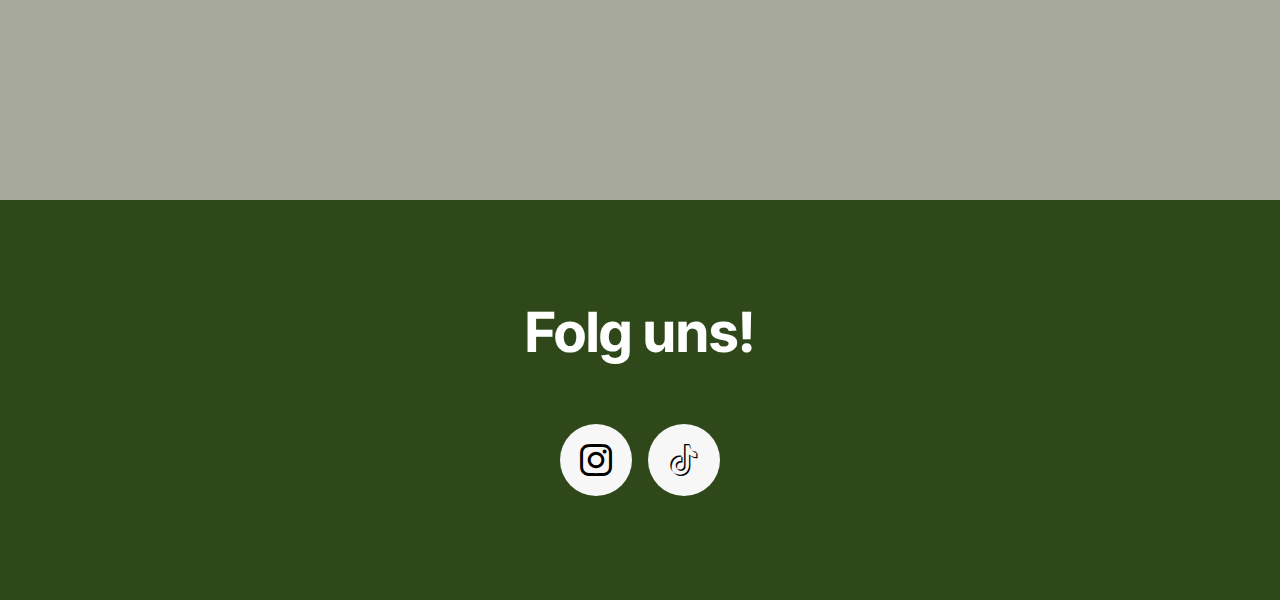
<file: src/page5.html>
<!DOCTYPE html>
<html  >
<head>
  <!-- Site made with Mobirise Website Builder v6.1.5, https://mobirise.com -->
  <meta charset="UTF-8">
  <meta http-equiv="X-UA-Compatible" content="IE=edge">
  <meta name="generator" content="Mobirise v6.1.5, mobirise.com">
  <meta name="viewport" content="width=device-width, initial-scale=1, minimum-scale=1">
  <link rel="shortcut icon" href="assets/images/logo-reiter.png" type="image/x-icon">
  <meta name="description" content="">
  
  
  <title>Impressum</title>
  <link rel="stylesheet" href="assets/bootstrap/css/bootstrap.min.css">
  <link rel="stylesheet" href="assets/dropdown/css/style.css">
  <link rel="stylesheet" href="assets/socicon/css/styles.css">
  <link rel="stylesheet" href="assets/theme/css/style.css">
  <link rel="preload" href="https://fonts.googleapis.com/css?family=Inter+Tight:100,200,300,400,500,600,700,800,900,100i,200i,300i,400i,500i,600i,700i,800i,900i&display=swap" as="style" onload="this.onload=null;this.rel='stylesheet'">
  <noscript><link rel="stylesheet" href="https://fonts.googleapis.com/css?family=Inter+Tight:100,200,300,400,500,600,700,800,900,100i,200i,300i,400i,500i,600i,700i,800i,900i&display=swap"></noscript>
  <link rel="preload" as="style" href="assets/mobirise/css/mbr-additional.css?v=z4qQZl"><link rel="stylesheet" href="assets/mobirise/css/mbr-additional.css?v=z4qQZl" type="text/css">

  
  
  
</head>
<body>
  
  <section data-bs-version="5.1" class="menu menu5 cid-v79whvRr7G" once="menu" id="menu05-w">
	

	<nav class="navbar navbar-dropdown navbar-fixed-top navbar-expand-lg">
		<div class="container">
			<div class="navbar-brand">
				<span class="navbar-logo">
					<a href="index.html">
						<img src="assets/images/logo-reiter.png" alt="Mobirise Website Builder" style="height: 4.3rem;">
					</a>
				</span>
				<span class="navbar-caption-wrap"><a class="navbar-caption text-black display-4" href="index.html">Fridgy</a></span>
			</div>
			<button class="navbar-toggler" type="button" data-toggle="collapse" data-bs-toggle="collapse" data-target="#navbarSupportedContent" data-bs-target="#navbarSupportedContent" aria-controls="navbarNavAltMarkup" aria-expanded="false" aria-label="Toggle navigation">
				<div class="hamburger">
					<span></span>
					<span></span>
					<span></span>
					<span></span>
				</div>
			</button>
			<div class="collapse navbar-collapse" id="navbarSupportedContent">
				<ul class="navbar-nav nav-dropdown" data-app-modern-menu="true"><li class="nav-item">
						<a class="nav-link link text-black display-4" href="index.html">Home</a>
					</li>
					<li class="nav-item">
						<a class="nav-link link text-black display-4" href="page2.html" aria-expanded="false">Über uns</a>
					</li>
					<li class="nav-item">
						<a class="nav-link link text-black display-4" href="page3.html">Kontakt</a>
					</li></ul>
				<div class="navbar-buttons mbr-section-btn"><a class="btn btn-primary display-4" href="page4.html">Download</a></div>
			</div>
		</div>
	</nav>
</section>

<section data-bs-version="5.1" class="header09 startm5 cid-v79whws3rG mbr-fullscreen" id="header09-x">	
    
	
	
	<div class="container-fluid">
		<div class="row">
			<div class="content-wrap col-12 col-md-8">
				<h1 class="mbr-section-title mbr-fonts-style mbr-white mb-4 display-1"><strong>Impressum</strong></h1>
				
				
				
			</div>
		</div>
	</div>
</section>

<section data-bs-version="5.1" class="header19 cid-v79whwV3Ft mbr-fullscreen" id="header19-y">
  

  
  
  <div class="container">
    <div class="row">
      <div class="content-wrap col-12 col-md-8">
        <h1 class="mbr-section-title mbr-fonts-style mb-4 display-5"><strong>Fridgy Junior Company</strong><br><strong style="font-size: 2rem;">&nbsp; &nbsp; &nbsp; &nbsp; &nbsp;&nbsp;</strong><strong><br></strong><strong>Kontakt:</strong><br><div><strong>Email: info@fridgy.at</strong></div><div><strong>Adresse: Negrelistraße 50</strong></div><div><strong>683 Rankweil</strong><strong style="font-size: 2rem;">&nbsp; &nbsp; &nbsp; &nbsp; &nbsp; &nbsp; &nbsp; &nbsp; &nbsp; &nbsp;&nbsp;</strong></div><div><strong>Österreich</strong></div><div><strong>&nbsp; &nbsp; &nbsp; &nbsp; &nbsp; &nbsp; &nbsp; &nbsp; &nbsp; &nbsp; &nbsp; &nbsp;</strong></div><div><strong>Rechtsform:</strong></div><div><strong>Junior Company im Rahmen des Junior Achievement Austria Programms.</strong></div><br><div><strong>Entwicklung und Vertrieb von Software.</strong></div></h1>
        
        
        
      </div>
    </div>
  </div>
</section>

<section data-bs-version="5.1" class="social05 cid-v79whxnFqw" id="social05-z">
    

    

    <div class="container">
        <div class="row">
            <h3 class="mbr-section-title align-center mb-5 mbr-fonts-style display-2"><strong>Folg uns!</strong></h3>
            <div class="col-12">
                <div class="social-row">
                    <div class="soc-item">
                        <a href="https://www.instagram.com/fridgy_company/" target="_blank">
                            <span class="mbr-iconfont socicon-instagram socicon"></span>
                        </a>
                    </div>
                    <div class="soc-item">
                        <a href="https://www.tiktok.com/@fridgy_app" target="_blank">
                            <span class="mbr-iconfont socicon-tiktok socicon"></span>
                        </a>
                    </div>
                    
                    
                    
                </div>
            </div>
        </div>
    </div>

  
</body>
</html>
</file>
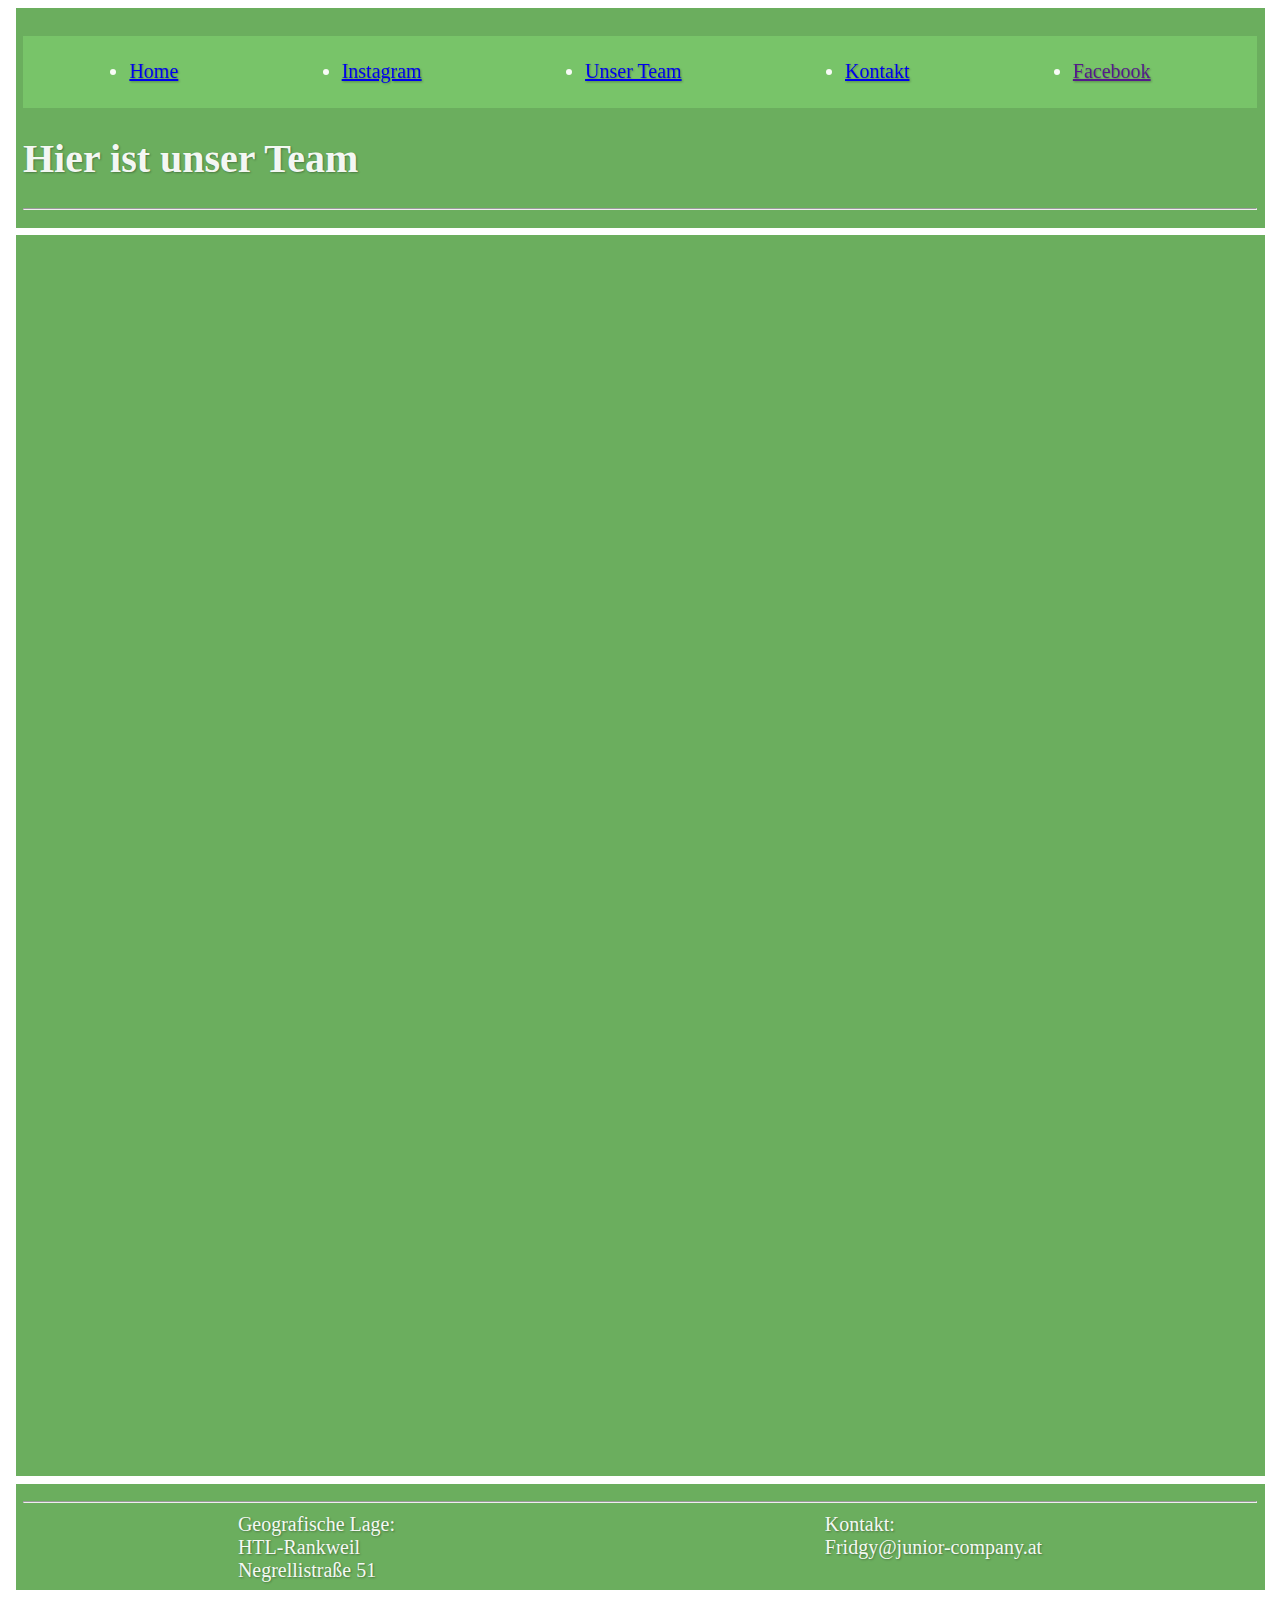
<file: src/team.html>
<!DOCTYPE html>
<html lang="en">
<head>
    <meta charset="UTF-8">
    <meta name="viewport" content="width=device-width, initial-scale=1.0">
    <title>Teams unserer Firma</title>
</head>
<body>
    <header>
        <div class="Reiter">
            <ul id="reiter_list">
                <li><a href="index.html">Home</a></li>
                <li><a href="https://www.instagram.com/fridgy_company/" target="_blank">Instagram</a></li>
                <li><a href="team.html">Unser Team</a></li>
                <li><a href="kontakt.html">Kontakt</a></li>
                <li><a href="" target="_blank">Facebook</a></li>
            </ul>
        </div>
        <h1>Hier ist unser Team</h1>
        <hr>
    </header>

    <main>
        <div class="tablespacer">
            <div class="tables" id="ManagerPic">
                <table border="1" cellpadding="50" cellspacing="0" id="team_list">
                    <thead>
                        <tr>
                            <th>Geschäftsführer</th>
                            
                        </tr>
                    </thead>
                    <tbody>
                        <tr>
                            <td>
                                <div class="container">
                                    <div class="ManagerTable"></div>
                                </div>
                                <strong>Muhammet Altuntas</strong>
                               <p>
                                    <a href="mailto:muhammet.altuntas@htl-rankweil.at?subject=Betreff&body=Text">
                                        muhammet.altuntas@htl-rankweil.at
                                    </a>
                                </p>
                            </td>
                        </tr>
                    </tbody>
                </table>
            </div>



            <div class="tablesr">
                <table border="1" cellpadding="50" cellspacing="0" id="team_list">
                    <thead>
                        <tr>
                            <th>Marketing</th>
                        </tr>
                    </thead>
                    <br>
                    <tbody>
                        <tr>
                            <td>
                                <strong>Kenan Pipic</strong>
                                  <p>
                                    <a href="mailto:kenan.pipic@htl-rankweil.at?subject=Betreff&body=Text">
                                       kenan.pipic@htl-rankweil.at
                                    </a>
                                </p>
                            </td>
                        </tr>
                    </tbody>
                </table>
            </div>
                


            <div class="tables">
                <table border="1" cellpadding="50" cellspacing="0" id="team_list">
                    <thead>
                        <tr>
                            <th>Design</th>
                        </tr>
                    </thead>
                    <br>
                    <tbody>
                        <tr>
                            <td>
                                <strong>Emir Alici</strong>
                                  <p>
                                    <a href="mailto:emir.alici@htl-rankweil.at?subject=Betreff&body=Text">
                                       emir.alici@htl-rankweil.at
                                    </a>
                                </p>
                            </td>
                        </tr>
                    </tbody>
                </table>
            
            </div>
                


            <div class="tablesr">
                <table border="1" cellpadding="50" cellspacing="0" id="team_list">
                    <thead>
                        <tr>
                            <th>Developement</th>
                        </tr>
                    </thead>
                    <br>
                    <tbody>
                        <tr>
                            <td>
                                <strong>Christof Schaffer</strong>
                                  <p>
                                    <a href="mailto:christof.schaffer@htl-rankweil.at?subject=Betreff&body=Text">
                                      christof.schaffer@htl-rankweil.at
                                    </a>
                                </p>
                            </td>
                        </tr>
                    </tbody>
                </table>
            </div>




            <div class="tables">
                <table border="1" cellpadding="50" cellspacing="0" id="team_list">
                    <thead>
                        <tr>
                            <th>Finanzen</th>
                        </tr>
                    </thead>
                    <br>
                    <tbody>
                        <tr>
                            <td>
                                <strong>Tobias Reichart</strong>
                                <p>
                                    <a href="mailto:tobias.reichart@htl-rankweil.at?subject=Betreff&body=Text">
                                       tobias.reichart@htl-rankweil.at
                                    </a>
                                </p>

                                <strong>Jakob Seeberger</strong>
                                <p>
                                    <a href="mailto:jakob.seeberger@htl-rankweil.at?subject=Betreff&body=Text">
                                      jakob.seeberger@htl-rankweil.at
                                    </a>
                                </p>
                            </td>
                        </tr>
                    </tbody>
                </table>
            </div>
        </div>
    </main>

    <footer>
        <hr>
        <div class="Impressum">
            <div>Geografische Lage:<br>HTL-Rankweil<br>Negrellistraße 51</div>
            <div>Kontakt:<br>Fridgy@junior-company.at</div>
        </div>
    </footer>

    <style>
        * {
            box-sizing: border-box;
        }

        body {
            animation: backgroundchange 5s ease-in-out infinite;
        }

        header, main, footer {
            font-size: 20px;    
            background-color: rgba(91, 165, 76, 0.9);
            margin: 7.5px;
            padding: 7.5px;
            color: rgba(255, 255, 255, 0.95);
            text-shadow:1px 1px 2px rgba(0,0,0,0.3);
            animation: changecolor 11s infinite ease-in-out;
        }
        
        main {
            display: flex;
            justify-content: center;
        }


        header {
            top: 0%;
        }

        .Reiter {
            top: 0%;
            position:sticky;
            background-color: rgba(100,170,80, 0.5);
        }
        
        #reiter_list {
            background-color: rgba(125, 202, 110, 0.8);
            padding: 2%;
            display: flex;
            justify-content: space-around;
        }


        table {
            width: 60%;
            margin: 2% auto;
            border-collapse: collapse;
            background-color: rgba(100, 170, 75, 0.85);
            text-align: center;
        }


        th, td {
            border: 1px solid white;
            padding: 20px;
            width: 60%;
        }

        th {
            background-color: rgba(80, 150, 65, 0.9);
        }

        /*
        .container{
            display: flex;
            justify-content: center; 
            align-items: center;     
            height: 100vh;  
        }
        */

        .ManagerTable{
            height: 50px;
            width: 50px;
            background-color: blue;
            
        }


        .tablespacer {
            width: 70%;
            margin: 2%;
        }
      
        #ManagerPic{
            height: 50px;
            width: 50px;
            color: black;
        }
        

        .tables, .tablesr {
            width: 130%;
            transform: translateX(-12.5%);
        }

                
        .tablespacer .tables table {
            opacity: 0;
            transform: translateX(-100%);
            transition: all 1.1s ease;
        }


        .tablespacer:hover .tables table {
            opacity: 1;
            transform: translateX(0);
        }


        .tablespacer .tablesr table {
            opacity: 0;
            transform: translateX(100%);
            transition: all 1.2s ease;
        }


        .tablespacer:hover .tablesr table {
            opacity: 1;
            transform: translateX(0);
        }
        

        .Impressum {
            display: flex;
            justify-content: space-around;
        }


      
        
        @keyframes movetable {
            from {
                transform: translateX(5px);
            } 

            to {
                transform: translateX(-5px);
            }
        }

        @keyframes changecolor {
            0% {
                background-color: rgba(91, 170, 76, 0.9);
            }
            50% {
                background-color: rgba(94, 180, 85, 1);
            }
            100% {
                background-color: rgba(91, 170, 76, 0.9);
            }
        }

        @keyframes backgroundchange {
            0% {
                background-color: rgba(176, 202, 236, 0.85);
            }
            50% {
                background-color: rgba(176, 202, 226, 0.85);
            }
            100% {
                background-color: rgba(176, 202, 236, 0.85);
            }
        }

    </style>
</body>
</html>
</file>
<file: src/assets/dropdown/css/style.css>
.navbar-dropdown {
  left: 0;
  padding: 0;
  position: absolute;
  right: 0;
  top: 0;
  transition: all 0.45s ease;
  z-index: 1030;
  background: #282828; }
  .navbar-dropdown .navbar-logo {
    margin-right: 0.8rem;
    transition: margin 0.3s ease-in-out;
    vertical-align: middle; }
    .navbar-dropdown .navbar-logo img {
      height: 3.125rem;
      transition: all 0.3s ease-in-out; }
    .navbar-dropdown .navbar-logo.mbr-iconfont {
      font-size: 3.125rem;
      line-height: 3.125rem; }
  .navbar-dropdown .navbar-caption {
    font-weight: 700;
    white-space: normal;
    vertical-align: -4px;
    line-height: 3.125rem !important; }
    .navbar-dropdown .navbar-caption, .navbar-dropdown .navbar-caption:hover {
      color: inherit;
      text-decoration: none; }
  .navbar-dropdown .mbr-iconfont + .navbar-caption {
    vertical-align: -1px; }
  .navbar-dropdown.navbar-fixed-top {
    position: fixed; }
  .navbar-dropdown .navbar-brand span {
    vertical-align: -4px; }
  .navbar-dropdown.bg-color.transparent {
    background: none; }
  .navbar-dropdown.navbar-short .navbar-brand {
    padding: 0.625rem 0; }
    .navbar-dropdown.navbar-short .navbar-brand span {
      vertical-align: -1px; }
  .navbar-dropdown.navbar-short .navbar-caption {
    line-height: 2.375rem !important;
    vertical-align: -2px; }
  .navbar-dropdown.navbar-short .navbar-logo {
    margin-right: 0.5rem; }
    .navbar-dropdown.navbar-short .navbar-logo img {
      height: 2.375rem; }
    .navbar-dropdown.navbar-short .navbar-logo.mbr-iconfont {
      font-size: 2.375rem;
      line-height: 2.375rem; }
  .navbar-dropdown.navbar-short .mbr-table-cell {
    height: 3.625rem; }
  .navbar-dropdown .navbar-close {
    left: 0.6875rem;
    position: fixed;
    top: 0.75rem;
    z-index: 1000; }
  .navbar-dropdown .hamburger-icon {
    content: "";
    display: inline-block;
    vertical-align: middle;
    width: 16px;
    -webkit-box-shadow: 0 -6px 0 1px #282828,0 0 0 1px #282828,0 6px 0 1px #282828;
    -moz-box-shadow: 0 -6px 0 1px #282828,0 0 0 1px #282828,0 6px 0 1px #282828;
    box-shadow: 0 -6px 0 1px #282828,0 0 0 1px #282828,0 6px 0 1px #282828; }

.dropdown-menu .dropdown-toggle[data-toggle="dropdown-submenu"]::after {
  border-bottom: 0.35em solid transparent;
  border-left: 0.35em solid;
  border-right: 0;
  border-top: 0.35em solid transparent;
  margin-left: 0.3rem; }

.dropdown-menu .dropdown-item:focus {
  outline: 0; }

.nav-dropdown {
  font-size: 0.75rem;
  font-weight: 500;
  height: auto !important; }
  .nav-dropdown .nav-btn {
    padding-left: 1rem; }
  .nav-dropdown .link {
    margin: .667em 1.667em;
    font-weight: 500;
    padding: 0;
    transition: color .2s ease-in-out; }
    .nav-dropdown .link.dropdown-toggle {
      margin-right: 2.583em; }
      .nav-dropdown .link.dropdown-toggle::after {
        margin-left: .25rem;
        border-top: 0.35em solid;
        border-right: 0.35em solid transparent;
        border-left: 0.35em solid transparent;
        border-bottom: 0; }
      .nav-dropdown .link.dropdown-toggle[aria-expanded="true"] {
        margin: 0;
        padding: 0.667em 3.263em  0.667em 1.667em; }
  .nav-dropdown .link::after,
  .nav-dropdown .dropdown-item::after {
    color: inherit; }
  .nav-dropdown .btn {
    font-size: 0.75rem;
    font-weight: 700;
    letter-spacing: 0;
    margin-bottom: 0;
    padding-left: 1.25rem;
    padding-right: 1.25rem; }
  .nav-dropdown .dropdown-menu {
    border-radius: 0;
    border: 0;
    left: 0;
    margin: 0;
    padding-bottom: 1.25rem;
    padding-top: 1.25rem;
    position: relative; }
  .nav-dropdown .dropdown-submenu {
    margin-left: 0.125rem;
    top: 0; }
  .nav-dropdown .dropdown-item {
    font-weight: 500;
    line-height: 2;
    padding: 0.3846em 4.615em 0.3846em 1.5385em;
    position: relative;
    transition: color .2s ease-in-out, background-color .2s ease-in-out; }
    .nav-dropdown .dropdown-item::after {
      margin-top: -0.3077em;
      position: absolute;
      right: 1.1538em;
      top: 50%; }
    .nav-dropdown .dropdown-item:focus, .nav-dropdown .dropdown-item:hover {
      background: none; }

@media (max-width: 767px) {
  .nav-dropdown.navbar-toggleable-sm {
    bottom: 0;
    display: none;
    left: 0;
    overflow-x: hidden;
    position: fixed;
    top: 0;
    transform: translateX(-100%);
    -ms-transform: translateX(-100%);
    -webkit-transform: translateX(-100%);
    width: 18.75rem;
    z-index: 999; } }
.nav-dropdown.navbar-toggleable-xl {
  bottom: 0;
  display: none;
  left: 0;
  overflow-x: hidden;
  position: fixed;
  top: 0;
  transform: translateX(-100%);
  -ms-transform: translateX(-100%);
  -webkit-transform: translateX(-100%);
  width: 18.75rem;
  z-index: 999; }

.nav-dropdown-sm {
  display: block !important;
  overflow-x: hidden;
  overflow: auto;
  padding-top: 3.875rem; }
  .nav-dropdown-sm::after {
    content: "";
    display: block;
    height: 3rem;
    width: 100%; }
  .nav-dropdown-sm.collapse.in ~ .navbar-close {
    display: block !important; }
  .nav-dropdown-sm.collapsing, .nav-dropdown-sm.collapse.in {
    transform: translateX(0);
    -ms-transform: translateX(0);
    -webkit-transform: translateX(0);
    transition: all 0.25s ease-out;
    -webkit-transition: all 0.25s ease-out;
    background: #282828; }
  .nav-dropdown-sm.collapsing[aria-expanded="false"] {
    transform: translateX(-100%);
    -ms-transform: translateX(-100%);
    -webkit-transform: translateX(-100%); }
  .nav-dropdown-sm .nav-item {
    display: block;
    margin-left: 0 !important;
    padding-left: 0; }
  .nav-dropdown-sm .link,
  .nav-dropdown-sm .dropdown-item {
    border-top: 1px dotted rgba(255, 255, 255, 0.1);
    font-size: 0.8125rem;
    line-height: 1.6;
    margin: 0 !important;
    padding: 0.875rem 2.4rem 0.875rem 1.5625rem !important;
    position: relative;
    white-space: normal; }
    .nav-dropdown-sm .link:focus, .nav-dropdown-sm .link:hover,
    .nav-dropdown-sm .dropdown-item:focus,
    .nav-dropdown-sm .dropdown-item:hover {
      background: rgba(0, 0, 0, 0.2) !important;
      color: #c0a375; }
  .nav-dropdown-sm .nav-btn {
    position: relative;
    padding: 1.5625rem 1.5625rem 0 1.5625rem; }
    .nav-dropdown-sm .nav-btn::before {
      border-top: 1px dotted rgba(255, 255, 255, 0.1);
      content: "";
      left: 0;
      position: absolute;
      top: 0;
      width: 100%; }
    .nav-dropdown-sm .nav-btn + .nav-btn {
      padding-top: 0.625rem; }
      .nav-dropdown-sm .nav-btn + .nav-btn::before {
        display: none; }
  .nav-dropdown-sm .btn {
    padding: 0.625rem 0; }
  .nav-dropdown-sm .dropdown-toggle[data-toggle="dropdown-submenu"]::after {
    margin-left: .25rem;
    border-top: 0.35em solid;
    border-right: 0.35em solid transparent;
    border-left: 0.35em solid transparent;
    border-bottom: 0; }
  .nav-dropdown-sm .dropdown-toggle[data-toggle="dropdown-submenu"][aria-expanded="true"]::after {
    border-top: 0;
    border-right: 0.35em solid transparent;
    border-left: 0.35em solid transparent;
    border-bottom: 0.35em solid; }
  .nav-dropdown-sm .dropdown-menu {
    margin: 0;
    padding: 0;
    position: relative;
    top: 0;
    left: 0;
    width: 100%;
    border: 0;
    float: none;
    border-radius: 0;
    background: none; }
  .nav-dropdown-sm .dropdown-submenu {
    left: 100%;
    margin-left: 0.125rem;
    margin-top: -1.25rem;
    top: 0; }

.navbar-toggleable-sm .nav-dropdown .dropdown-menu {
  position: absolute; }

.navbar-toggleable-sm .nav-dropdown .dropdown-submenu {
  left: 100%;
  margin-left: 0.125rem;
  margin-top: -1.25rem;
  top: 0; }

.navbar-toggleable-sm.opened .nav-dropdown .dropdown-menu {
  position: relative; }

.navbar-toggleable-sm.opened .nav-dropdown .dropdown-submenu {
  left: 0;
  margin-left: 00rem;
  margin-top: 0rem;
  top: 0; }

.is-builder .nav-dropdown.collapsing {
  transition: none !important; }
</file>
<file: src/assets/socicon/css/styles.css>
@charset "UTF-8";

@font-face {
  font-family: 'Socicon';
  src:  url('../fonts/socicon.eot');
  src:  url('../fonts/socicon.eot?#iefix') format('embedded-opentype'),
    url('../fonts/socicon.woff2') format('woff2'),
    url('../fonts/socicon.ttf') format('truetype'),
    url('../fonts/socicon.woff') format('woff'),
    url('../fonts/socicon.svg#socicon') format('svg');
  font-weight: normal;
  font-style: normal;
  font-display: swap;
}

[data-icon]:before {
  font-family: "socicon" !important;
  content: attr(data-icon);
  font-style: normal !important;
  font-weight: normal !important;
  font-variant: normal !important;
  text-transform: none !important;
  speak: none;
  line-height: 1;
  -webkit-font-smoothing: antialiased;
  -moz-osx-font-smoothing: grayscale;
}

[class^="socicon-"], [class*=" socicon-"] {
  /* use !important to prevent issues with browser extensions that change fonts */
  font-family: 'Socicon' !important;
  speak: none;
  font-style: normal;
  font-weight: normal;
  font-variant: normal;
  text-transform: none;
  line-height: 1;

  /* Better Font Rendering =========== */
  -webkit-font-smoothing: antialiased;
  -moz-osx-font-smoothing: grayscale;
}

.socicon-500px:before {
  content: "\e000";
}
.socicon-8tracks:before {
  content: "\e001";
}
.socicon-airbnb:before {
  content: "\e002";
}
.socicon-alliance:before {
  content: "\e003";
}
.socicon-amazon:before {
  content: "\e004";
}
.socicon-amplement:before {
  content: "\e005";
}
.socicon-android:before {
  content: "\e006";
}
.socicon-angellist:before {
  content: "\e007";
}
.socicon-apple:before {
  content: "\e008";
}
.socicon-appnet:before {
  content: "\e009";
}
.socicon-baidu:before {
  content: "\e00a";
}
.socicon-bandcamp:before {
  content: "\e00b";
}
.socicon-battlenet:before {
  content: "\e00c";
}
.socicon-mixer:before {
  content: "\e00d";
}
.socicon-bebee:before {
  content: "\e00e";
}
.socicon-bebo:before {
  content: "\e00f";
}
.socicon-behance:before {
  content: "\e010";
}
.socicon-blizzard:before {
  content: "\e011";
}
.socicon-blogger:before {
  content: "\e012";
}
.socicon-buffer:before {
  content: "\e013";
}
.socicon-chrome:before {
  content: "\e014";
}
.socicon-coderwall:before {
  content: "\e015";
}
.socicon-curse:before {
  content: "\e016";
}
.socicon-dailymotion:before {
  content: "\e017";
}
.socicon-deezer:before {
  content: "\e018";
}
.socicon-delicious:before {
  content: "\e019";
}
.socicon-deviantart:before {
  content: "\e01a";
}
.socicon-diablo:before {
  content: "\e01b";
}
.socicon-digg:before {
  content: "\e01c";
}
.socicon-discord:before {
  content: "\e01d";
}
.socicon-disqus:before {
  content: "\e01e";
}
.socicon-douban:before {
  content: "\e01f";
}
.socicon-draugiem:before {
  content: "\e020";
}
.socicon-dribbble:before {
  content: "\e021";
}
.socicon-drupal:before {
  content: "\e022";
}
.socicon-ebay:before {
  content: "\e023";
}
.socicon-ello:before {
  content: "\e024";
}
.socicon-endomodo:before {
  content: "\e025";
}
.socicon-envato:before {
  content: "\e026";
}
.socicon-etsy:before {
  content: "\e027";
}
.socicon-facebook:before {
  content: "\e028";
}
.socicon-feedburner:before {
  content: "\e029";
}
.socicon-filmweb:before {
  content: "\e02a";
}
.socicon-firefox:before {
  content: "\e02b";
}
.socicon-flattr:before {
  content: "\e02c";
}
.socicon-flickr:before {
  content: "\e02d";
}
.socicon-formulr:before {
  content: "\e02e";
}
.socicon-forrst:before {
  content: "\e02f";
}
.socicon-foursquare:before {
  content: "\e030";
}
.socicon-friendfeed:before {
  content: "\e031";
}
.socicon-github:before {
  content: "\e032";
}
.socicon-goodreads:before {
  content: "\e033";
}
.socicon-google:before {
  content: "\e034";
}
.socicon-googlescholar:before {
  content: "\e035";
}
.socicon-googlegroups:before {
  content: "\e036";
}
.socicon-googlephotos:before {
  content: "\e037";
}
.socicon-googleplus:before {
  content: "\e038";
}
.socicon-grooveshark:before {
  content: "\e039";
}
.socicon-hackerrank:before {
  content: "\e03a";
}
.socicon-hearthstone:before {
  content: "\e03b";
}
.socicon-hellocoton:before {
  content: "\e03c";
}
.socicon-heroes:before {
  content: "\e03d";
}
.socicon-smashcast:before {
  content: "\e03e";
}
.socicon-horde:before {
  content: "\e03f";
}
.socicon-houzz:before {
  content: "\e040";
}
.socicon-icq:before {
  content: "\e041";
}
.socicon-identica:before {
  content: "\e042";
}
.socicon-imdb:before {
  content: "\e043";
}
.socicon-instagram:before {
  content: "\e044";
}
.socicon-issuu:before {
  content: "\e045";
}
.socicon-istock:before {
  content: "\e046";
}
.socicon-itunes:before {
  content: "\e047";
}
.socicon-keybase:before {
  content: "\e048";
}
.socicon-lanyrd:before {
  content: "\e049";
}
.socicon-lastfm:before {
  content: "\e04a";
}
.socicon-line:before {
  content: "\e04b";
}
.socicon-linkedin:before {
  content: "\e04c";
}
.socicon-livejournal:before {
  content: "\e04d";
}
.socicon-lyft:before {
  content: "\e04e";
}
.socicon-macos:before {
  content: "\e04f";
}
.socicon-mail:before {
  content: "\e050";
}
.socicon-medium:before {
  content: "\e051";
}
.socicon-meetup:before {
  content: "\e052";
}
.socicon-mixcloud:before {
  content: "\e053";
}
.socicon-modelmayhem:before {
  content: "\e054";
}
.socicon-mumble:before {
  content: "\e055";
}
.socicon-myspace:before {
  content: "\e056";
}
.socicon-newsvine:before {
  content: "\e057";
}
.socicon-nintendo:before {
  content: "\e058";
}
.socicon-npm:before {
  content: "\e059";
}
.socicon-odnoklassniki:before {
  content: "\e05a";
}
.socicon-openid:before {
  content: "\e05b";
}
.socicon-opera:before {
  content: "\e05c";
}
.socicon-outlook:before {
  content: "\e05d";
}
.socicon-overwatch:before {
  content: "\e05e";
}
.socicon-patreon:before {
  content: "\e05f";
}
.socicon-paypal:before {
  content: "\e060";
}
.socicon-periscope:before {
  content: "\e061";
}
.socicon-persona:before {
  content: "\e062";
}
.socicon-pinterest:before {
  content: "\e063";
}
.socicon-play:before {
  content: "\e064";
}
.socicon-player:before {
  content: "\e065";
}
.socicon-playstation:before {
  content: "\e066";
}
.socicon-pocket:before {
  content: "\e067";
}
.socicon-qq:before {
  content: "\e068";
}
.socicon-quora:before {
  content: "\e069";
}
.socicon-raidcall:before {
  content: "\e06a";
}
.socicon-ravelry:before {
  content: "\e06b";
}
.socicon-reddit:before {
  content: "\e06c";
}
.socicon-renren:before {
  content: "\e06d";
}
.socicon-researchgate:before {
  content: "\e06e";
}
.socicon-residentadvisor:before {
  content: "\e06f";
}
.socicon-reverbnation:before {
  content: "\e070";
}
.socicon-rss:before {
  content: "\e071";
}
.socicon-sharethis:before {
  content: "\e072";
}
.socicon-skype:before {
  content: "\e073";
}
.socicon-slideshare:before {
  content: "\e074";
}
.socicon-smugmug:before {
  content: "\e075";
}
.socicon-snapchat:before {
  content: "\e076";
}
.socicon-songkick:before {
  content: "\e077";
}
.socicon-soundcloud:before {
  content: "\e078";
}
.socicon-spotify:before {
  content: "\e079";
}
.socicon-stackexchange:before {
  content: "\e07a";
}
.socicon-stackoverflow:before {
  content: "\e07b";
}
.socicon-starcraft:before {
  content: "\e07c";
}
.socicon-stayfriends:before {
  content: "\e07d";
}
.socicon-steam:before {
  content: "\e07e";
}
.socicon-storehouse:before {
  content: "\e07f";
}
.socicon-strava:before {
  content: "\e080";
}
.socicon-streamjar:before {
  content: "\e081";
}
.socicon-stumbleupon:before {
  content: "\e082";
}
.socicon-swarm:before {
  content: "\e083";
}
.socicon-teamspeak:before {
  content: "\e084";
}
.socicon-teamviewer:before {
  content: "\e085";
}
.socicon-technorati:before {
  content: "\e086";
}
.socicon-telegram:before {
  content: "\e087";
}
.socicon-tripadvisor:before {
  content: "\e088";
}
.socicon-tripit:before {
  content: "\e089";
}
.socicon-triplej:before {
  content: "\e08a";
}
.socicon-tumblr:before {
  content: "\e08b";
}
.socicon-twitch:before {
  content: "\e08c";
}
.socicon-twitter:before {
  content: "\e08d";
}
.socicon-uber:before {
  content: "\e08e";
}
.socicon-ventrilo:before {
  content: "\e08f";
}
.socicon-viadeo:before {
  content: "\e090";
}
.socicon-viber:before {
  content: "\e091";
}
.socicon-viewbug:before {
  content: "\e092";
}
.socicon-vimeo:before {
  content: "\e093";
}
.socicon-vine:before {
  content: "\e094";
}
.socicon-vkontakte:before {
  content: "\e095";
}
.socicon-warcraft:before {
  content: "\e096";
}
.socicon-wechat:before {
  content: "\e097";
}
.socicon-weibo:before {
  content: "\e098";
}
.socicon-whatsapp:before {
  content: "\e099";
}
.socicon-wikipedia:before {
  content: "\e09a";
}
.socicon-windows:before {
  content: "\e09b";
}
.socicon-wordpress:before {
  content: "\e09c";
}
.socicon-wykop:before {
  content: "\e09d";
}
.socicon-xbox:before {
  content: "\e09e";
}
.socicon-xing:before {
  content: "\e09f";
}
.socicon-yahoo:before {
  content: "\e0a0";
}
.socicon-yammer:before {
  content: "\e0a1";
}
.socicon-yandex:before {
  content: "\e0a2";
}
.socicon-yelp:before {
  content: "\e0a3";
}
.socicon-younow:before {
  content: "\e0a4";
}
.socicon-youtube:before {
  content: "\e0a5";
}
.socicon-zapier:before {
  content: "\e0a6";
}
.socicon-zerply:before {
  content: "\e0a7";
}
.socicon-zomato:before {
  content: "\e0a8";
}
.socicon-zynga:before {
  content: "\e0a9";
}
.socicon-bluesky:before {
  content: "\e0aa";
}
.socicon-threads:before {
  content: "\e0ab";
}
.socicon-spreadshirt:before {
  content: "\e901";
}
.socicon-gamejolt:before {
  content: "\e902";
}
.socicon-trello:before {
  content: "\e903";
}
.socicon-tunein:before {
  content: "\e904";
}
.socicon-bloglovin:before {
  content: "\e905";
}
.socicon-gamewisp:before {
  content: "\e906";
}
.socicon-messenger:before {
  content: "\e907";
}
.socicon-pandora:before {
  content: "\e908";
}
.socicon-augment:before {
  content: "\e909";
}
.socicon-bitbucket:before {
  content: "\e90a";
}
.socicon-fyuse:before {
  content: "\e90b";
}
.socicon-yt-gaming:before {
  content: "\e90c";
}
.socicon-sketchfab:before {
  content: "\e90d";
}
.socicon-mobcrush:before {
  content: "\e90e";
}
.socicon-microsoft:before {
  content: "\e90f";
}
.socicon-realtor:before {
  content: "\e910";
}
.socicon-tidal:before {
  content: "\e911";
}
.socicon-qobuz:before {
  content: "\e912";
}
.socicon-natgeo:before {
  content: "\e913";
}
.socicon-mastodon:before {
  content: "\e914";
}
.socicon-unsplash:before {
  content: "\e915";
}
.socicon-homeadvisor:before {
  content: "\e916";
}
.socicon-angieslist:before {
  content: "\e917";
}
.socicon-codepen:before {
  content: "\e918";
}
.socicon-slack:before {
  content: "\e919";
}
.socicon-openaigym:before {
  content: "\e91a";
}
.socicon-logmein:before {
  content: "\e91b";
}
.socicon-fiverr:before {
  content: "\e91c";
}
.socicon-gotomeeting:before {
  content: "\e91d";
}
.socicon-aliexpress:before {
  content: "\e91e";
}
.socicon-guru:before {
  content: "\e91f";
}
.socicon-appstore:before {
  content: "\e920";
}
.socicon-homes:before {
  content: "\e921";
}
.socicon-zoom:before {
  content: "\e922";
}
.socicon-alibaba:before {
  content: "\e923";
}
.socicon-craigslist:before {
  content: "\e924";
}
.socicon-wix:before {
  content: "\e925";
}
.socicon-redfin:before {
  content: "\e926";
}
.socicon-googlecalendar:before {
  content: "\e927";
}
.socicon-shopify:before {
  content: "\e928";
}
.socicon-freelancer:before {
  content: "\e929";
}
.socicon-seedrs:before {
  content: "\e92a";
}
.socicon-bing:before {
  content: "\e92b";
}
.socicon-doodle:before {
  content: "\e92c";
}
.socicon-bonanza:before {
  content: "\e92d";
}
.socicon-squarespace:before {
  content: "\e92e";
}
.socicon-toptal:before {
  content: "\e92f";
}
.socicon-gust:before {
  content: "\e930";
}
.socicon-ask:before {
  content: "\e931";
}
.socicon-trulia:before {
  content: "\e932";
}
.socicon-loomly:before {
  content: "\e933";
}
.socicon-ghost:before {
  content: "\e934";
}
.socicon-upwork:before {
  content: "\e935";
}
.socicon-fundable:before {
  content: "\e936";
}
.socicon-booking:before {
  content: "\e937";
}
.socicon-googlemaps:before {
  content: "\e938";
}
.socicon-zillow:before {
  content: "\e939";
}
.socicon-niconico:before {
  content: "\e93a";
}
.socicon-toneden:before {
  content: "\e93b";
}
.socicon-crunchbase:before {
  content: "\e93c";
}
.socicon-homefy:before {
  content: "\e93d";
}
.socicon-calendly:before {
  content: "\e93e";
}
.socicon-livemaster:before {
  content: "\e93f";
}
.socicon-udemy:before {
  content: "\e940";
}
.socicon-codered:before {
  content: "\e941";
}
.socicon-origin:before {
  content: "\e942";
}
.socicon-nextdoor:before {
  content: "\e943";
}
.socicon-portfolio:before {
  content: "\e944";
}
.socicon-instructables:before {
  content: "\e945";
}
.socicon-gitlab:before {
  content: "\e946";
}
.socicon-hackernews:before {
  content: "\e947";
}
.socicon-smashwords:before {
  content: "\e948";
}
.socicon-kobo:before {
  content: "\e949";
}
.socicon-bookbub:before {
  content: "\e94a";
}
.socicon-mailru:before {
  content: "\e94b";
}
.socicon-moddb:before {
  content: "\e94c";
}
.socicon-indiedb:before {
  content: "\e94d";
}
.socicon-traxsource:before {
  content: "\e94e";
}
.socicon-gamefor:before {
  content: "\e94f";
}
.socicon-pixiv:before {
  content: "\e950";
}
.socicon-myanimelist:before {
  content: "\e951";
}
.socicon-blackberry:before {
  content: "\e952";
}
.socicon-wickr:before {
  content: "\e953";
}
.socicon-spip:before {
  content: "\e954";
}
.socicon-napster:before {
  content: "\e955";
}
.socicon-beatport:before {
  content: "\e956";
}
.socicon-hackerone:before {
  content: "\e957";
}
.socicon-internet:before {
  content: "\e958";
}
.socicon-ubuntu:before {
  content: "\e959";
}
.socicon-artstation:before {
  content: "\e95a";
}
.socicon-invision:before {
  content: "\e95b";
}
.socicon-torial:before {
  content: "\e95c";
}
.socicon-collectorz:before {
  content: "\e95d";
}
.socicon-seenthis:before {
  content: "\e95e";
}
.socicon-googleplaymusic:before {
  content: "\e95f";
}
.socicon-debian:before {
  content: "\e960";
}
.socicon-filmfreeway:before {
  content: "\e961";
}
.socicon-gnome:before {
  content: "\e962";
}
.socicon-itchio:before {
  content: "\e963";
}
.socicon-jamendo:before {
  content: "\e964";
}
.socicon-mix:before {
  content: "\e965";
}
.socicon-sharepoint:before {
  content: "\e966";
}
.socicon-tinder:before {
  content: "\e967";
}
.socicon-windguru:before {
  content: "\e968";
}
.socicon-cdbaby:before {
  content: "\e969";
}
.socicon-elementaryos:before {
  content: "\e96a";
}
.socicon-stage32:before {
  content: "\e96b";
}
.socicon-tiktok:before {
  content: "\e96c";
}
.socicon-gitter:before {
  content: "\e96d";
}
.socicon-letterboxd:before {
  content: "\e96e";
}
.socicon-threema:before {
  content: "\e96f";
}
.socicon-splice:before {
  content: "\e970";
}
.socicon-metapop:before {
  content: "\e971";
}
.socicon-naver:before {
  content: "\e972";
}
.socicon-remote:before {
  content: "\e973";
}
.socicon-flipboard:before {
  content: "\e974";
}
.socicon-googlehangouts:before {
  content: "\e975";
}
.socicon-dlive:before {
  content: "\e976";
}
.socicon-vsco:before {
  content: "\e977";
}
.socicon-stitcher:before {
  content: "\e978";
}
.socicon-avvo:before {
  content: "\e979";
}
.socicon-redbubble:before {
  content: "\e97a";
}
.socicon-society6:before {
  content: "\e97b";
}
.socicon-zazzle:before {
  content: "\e97c";
}
.socicon-eitaa:before {
  content: "\e97d";
}
.socicon-soroush:before {
  content: "\e97e";
}
.socicon-bale:before {
  content: "\e97f";
}
</file>
<file: src/assets/theme/css/style.css>
@charset "UTF-8";
section {
  background-color: #ffffff;
}

body {
  font-style: normal;
  line-height: 1.5;
  font-weight: 400;
  color: #232323;
  position: relative;
}

button {
  background-color: transparent;
  border-color: transparent;
}

.embla__button,
.carousel-control {
  background-color: #edefea !important;
  opacity: 0.8 !important;
  color: #464845 !important;
  border-color: #edefea !important;
}

.carousel .close,
.modalWindow .close {
  background-color: #edefea !important;
  color: #464845 !important;
  border-color: #edefea !important;
  opacity: 0.8 !important;
}

.carousel .close:hover,
.modalWindow .close:hover {
  opacity: 1 !important;
}

.carousel-indicators li {
  background-color: #edefea !important;
  border: 2px solid #464845 !important;
}

.carousel-indicators li:hover,
.carousel-indicators li:active {
  opacity: 0.8 !important;
}

.embla__button:hover,
.carousel-control:hover {
  background-color: #edefea !important;
  opacity: 1 !important;
}

.modalWindow-video-container {
  height: 80%;
}

section,
.container,
.container-fluid {
  position: relative;
  word-wrap: break-word;
}

a.mbr-iconfont:hover {
  text-decoration: none;
}

.article .lead p,
.article .lead ul,
.article .lead ol,
.article .lead pre,
.article .lead blockquote {
  margin-bottom: 0;
}

a {
  font-style: normal;
  font-weight: 400;
  cursor: pointer;
}
a, a:hover {
  text-decoration: none;
}

.mbr-section-title {
  font-style: normal;
  line-height: 1.3;
}

.mbr-section-subtitle {
  line-height: 1.3;
}

.mbr-text {
  font-style: normal;
  line-height: 1.7;
}

h1,
h2,
h3,
h4,
h5,
h6,
.display-1,
.display-2,
.display-4,
.display-5,
.display-7,
span,
p,
a {
  line-height: 1;
  word-break: break-word;
  word-wrap: break-word;
  font-weight: 400;
}

b,
strong {
  font-weight: bold;
}

input:-webkit-autofill, input:-webkit-autofill:hover, input:-webkit-autofill:focus, input:-webkit-autofill:active {
  transition-delay: 9999s;
  -webkit-transition-property: background-color, color;
  transition-property: background-color, color;
}

textarea[type=hidden] {
  display: none;
}

section {
  background-position: 50% 50%;
  background-repeat: no-repeat;
  background-size: cover;
}
section .mbr-background-video,
section .mbr-background-video-preview {
  position: absolute;
  bottom: 0;
  left: 0;
  right: 0;
  top: 0;
}

.hidden {
  visibility: hidden;
}

.mbr-z-index20 {
  z-index: 20;
}

/*! Base colors */
.mbr-white {
  color: #ffffff;
}

.mbr-black {
  color: #111111;
}

.mbr-bg-white {
  background-color: #ffffff;
}

.mbr-bg-black {
  background-color: #000000;
}

/*! Text-aligns */
.align-left {
  text-align: left;
}

.align-center {
  text-align: center;
}

.align-right {
  text-align: right;
}

/*! Font-weight  */
.mbr-light {
  font-weight: 300;
}

.mbr-regular {
  font-weight: 400;
}

.mbr-semibold {
  font-weight: 500;
}

.mbr-bold {
  font-weight: 700;
}

/*! Media  */
.media-content {
  flex-basis: 100%;
}

.media-container-row {
  display: flex;
  flex-direction: row;
  flex-wrap: wrap;
  justify-content: center;
  align-content: center;
  align-items: start;
}
.media-container-row .media-size-item {
  width: 400px;
}

.media-container-column {
  display: flex;
  flex-direction: column;
  flex-wrap: wrap;
  justify-content: center;
  align-content: center;
  align-items: stretch;
}
.media-container-column > * {
  width: 100%;
}

@media (min-width: 992px) {
  .media-container-row {
    flex-wrap: nowrap;
  }
}
figure {
  margin-bottom: 0;
  overflow: hidden;
}

figure[mbr-media-size] {
  transition: width 0.1s;
}

img,
iframe {
  display: block;
  width: 100%;
}

.card {
  background-color: transparent;
  border: none;
}

.card-box {
  width: 100%;
}

.card-img {
  text-align: center;
  flex-shrink: 0;
  -webkit-flex-shrink: 0;
}

.media {
  max-width: 100%;
  margin: 0 auto;
}

.mbr-figure {
  align-self: center;
}

.media-container > div {
  max-width: 100%;
}

.mbr-figure img,
.card-img img {
  width: 100%;
}

@media (max-width: 991px) {
  .media-size-item {
    width: auto !important;
  }
  .media {
    width: auto;
  }
  .mbr-figure {
    width: 100% !important;
  }
}
/*! Buttons */
.mbr-section-btn {
  margin-left: -0.6rem;
  margin-right: -0.6rem;
  font-size: 0;
}

.btn {
  font-weight: 600;
  border-width: 1px;
  font-style: normal;
  margin: 0.6rem 0.6rem;
  white-space: normal;
  transition: all 0.2s ease-in-out;
  display: inline-flex;
  align-items: center;
  justify-content: center;
  word-break: break-word;
}

.btn-sm {
  font-weight: 600;
  letter-spacing: 0px;
  transition: all 0.3s ease-in-out;
}

.btn-md {
  font-weight: 600;
  letter-spacing: 0px;
  transition: all 0.3s ease-in-out;
}

.btn-lg {
  font-weight: 600;
  letter-spacing: 0px;
  transition: all 0.3s ease-in-out;
}

.btn-form {
  margin: 0;
}
.btn-form:hover {
  cursor: pointer;
}

nav .mbr-section-btn {
  margin-left: 0rem;
  margin-right: 0rem;
}

/*! Btn icon margin */
.btn .mbr-iconfont,
.btn.btn-sm .mbr-iconfont {
  order: 1;
  cursor: pointer;
  margin-left: 0.5rem;
  vertical-align: sub;
}

.btn.btn-md .mbr-iconfont,
.btn.btn-md .mbr-iconfont {
  margin-left: 0.8rem;
}

.mbr-regular {
  font-weight: 400;
}

.mbr-semibold {
  font-weight: 500;
}

.mbr-bold {
  font-weight: 700;
}

[type=submit] {
  -webkit-appearance: none;
}

/*! Full-screen */
.mbr-fullscreen .mbr-overlay {
  min-height: 100vh;
}

.mbr-fullscreen {
  display: flex;
  display: -moz-flex;
  display: -ms-flex;
  display: -o-flex;
  align-items: center;
  min-height: 100vh;
  padding-top: 3rem;
  padding-bottom: 3rem;
}

/*! Map */
.map {
  height: 25rem;
  position: relative;
}
.map iframe {
  width: 100%;
  height: 100%;
}

/*! Scroll to top arrow */
.mbr-arrow-up {
  bottom: 25px;
  right: 90px;
  position: fixed;
  text-align: right;
  z-index: 5000;
  color: #ffffff;
  font-size: 22px;
}

.mbr-arrow-up a {
  background: rgba(0, 0, 0, 0.2);
  border-radius: 50%;
  color: #fff;
  display: inline-block;
  height: 60px;
  width: 60px;
  border: 2px solid #fff;
  outline-style: none !important;
  position: relative;
  text-decoration: none;
  transition: all 0.3s ease-in-out;
  cursor: pointer;
  text-align: center;
}
.mbr-arrow-up a:hover {
  background-color: rgba(0, 0, 0, 0.4);
}
.mbr-arrow-up a i {
  line-height: 60px;
}

.mbr-arrow-up-icon {
  display: block;
  color: #fff;
}

.mbr-arrow-up-icon::before {
  content: "›";
  display: inline-block;
  font-family: serif;
  font-size: 22px;
  line-height: 1;
  font-style: normal;
  position: relative;
  top: 6px;
  left: -4px;
  transform: rotate(-90deg);
}

/*! Arrow Down */
.mbr-arrow {
  position: absolute;
  bottom: 45px;
  left: 50%;
  width: 60px;
  height: 60px;
  cursor: pointer;
  background-color: rgba(80, 80, 80, 0.5);
  border-radius: 50%;
  transform: translateX(-50%);
}
@media (max-width: 767px) {
  .mbr-arrow {
    display: none;
  }
}
.mbr-arrow > a {
  display: inline-block;
  text-decoration: none;
  outline-style: none;
  animation: arrowdown 1.7s ease-in-out infinite;
  color: #ffffff;
}
.mbr-arrow > a > i {
  position: absolute;
  top: -2px;
  left: 15px;
  font-size: 2rem;
}

#scrollToTop a i::before {
  content: "";
  position: absolute;
  display: block;
  border-bottom: 2.5px solid #fff;
  border-left: 2.5px solid #fff;
  width: 27.8%;
  height: 27.8%;
  left: 50%;
  top: 51%;
  transform: translateY(-30%) translateX(-50%) rotate(135deg);
}

@keyframes arrowdown {
  0% {
    transform: translateY(0px);
  }
  50% {
    transform: translateY(-5px);
  }
  100% {
    transform: translateY(0px);
  }
}
@media (max-width: 500px) {
  .mbr-arrow-up {
    left: 0;
    right: 0;
    text-align: center;
  }
}
/*Gradients animation*/
@keyframes gradient-animation {
  from {
    background-position: 0% 100%;
    animation-timing-function: ease-in-out;
  }
  to {
    background-position: 100% 0%;
    animation-timing-function: ease-in-out;
  }
}
.bg-gradient {
  background-size: 200% 200%;
  animation: gradient-animation 5s infinite alternate;
  -webkit-animation: gradient-animation 5s infinite alternate;
}

.menu .navbar-brand {
  display: -webkit-flex;
}
.menu .navbar-brand span {
  display: flex;
  display: -webkit-flex;
}
.menu .navbar-brand .navbar-caption-wrap {
  display: -webkit-flex;
}
.menu .navbar-brand .navbar-logo img {
  display: -webkit-flex;
  width: auto;
}
@media (min-width: 768px) and (max-width: 991px) {
  .menu .navbar-toggleable-sm .navbar-nav {
    display: -ms-flexbox;
  }
}
@media (max-width: 991px) {
  .menu .navbar-collapse {
    max-height: 93.5vh;
  }
  .menu .navbar-collapse.show {
    overflow: auto;
  }
}
@media (min-width: 992px) {
  .menu .navbar-nav.nav-dropdown {
    display: -webkit-flex;
  }
  .menu .navbar-toggleable-sm .navbar-collapse {
    display: -webkit-flex !important;
  }
  .menu .collapsed .navbar-collapse {
    max-height: 93.5vh;
  }
  .menu .collapsed .navbar-collapse.show {
    overflow: auto;
  }
}
@media (max-width: 767px) {
  .menu .navbar-collapse {
    max-height: 80vh;
  }
}

.nav-link .mbr-iconfont {
  margin-right: 0.5rem;
}

.navbar {
  display: -webkit-flex;
  -webkit-flex-wrap: wrap;
  -webkit-align-items: center;
  -webkit-justify-content: space-between;
}

.navbar-collapse {
  -webkit-flex-basis: 100%;
  -webkit-flex-grow: 1;
  -webkit-align-items: center;
}

.nav-dropdown .link {
  padding: 0.667em 1.667em !important;
  margin: 0 !important;
}

.nav {
  display: -webkit-flex;
  -webkit-flex-wrap: wrap;
}

.row {
  display: -webkit-flex;
  -webkit-flex-wrap: wrap;
}

.justify-content-center {
  -webkit-justify-content: center;
}

.form-inline {
  display: -webkit-flex;
}

.card-wrapper {
  -webkit-flex: 1;
}

.carousel-control {
  z-index: 10;
  display: -webkit-flex;
}

.carousel-controls {
  display: -webkit-flex;
}

.media {
  display: -webkit-flex;
}

.form-group:focus {
  outline: none;
}

.jq-selectbox__select {
  padding: 7px 0;
  position: relative;
}

.jq-selectbox__dropdown {
  overflow: hidden;
  border-radius: 10px;
  position: absolute;
  top: 100%;
  left: 0 !important;
  width: 100% !important;
}

.jq-selectbox__trigger-arrow {
  right: 0;
  transform: translateY(-50%);
}

.jq-selectbox li {
  padding: 1.07em 0.5em;
}

input[type=range] {
  padding-left: 0 !important;
  padding-right: 0 !important;
}

.modal-dialog,
.modal-content {
  height: 100%;
}

.modal-dialog .carousel-inner {
  height: calc(100vh - 1.75rem);
}
@media (max-width: 575px) {
  .modal-dialog .carousel-inner {
    height: calc(100vh - 1rem);
  }
}

.carousel-item {
  text-align: center;
}

.carousel-item img {
  margin: auto;
}

.navbar-toggler {
  align-self: flex-start;
  padding: 0.25rem 0.75rem;
  font-size: 1.25rem;
  line-height: 1;
  background: transparent;
  border: 1px solid transparent;
  border-radius: 0.25rem;
}

.navbar-toggler:focus,
.navbar-toggler:hover {
  text-decoration: none;
  box-shadow: none;
}

.navbar-toggler-icon {
  display: inline-block;
  width: 1.5em;
  height: 1.5em;
  vertical-align: middle;
  content: "";
  background: no-repeat center center;
  background-size: 100% 100%;
}

.navbar-toggler-left {
  position: absolute;
  left: 1rem;
}

.navbar-toggler-right {
  position: absolute;
  right: 1rem;
}

.card-img {
  width: auto;
}

.menu .navbar.collapsed:not(.beta-menu) {
  flex-direction: column;
}

.carousel-item.active,
.carousel-item-next,
.carousel-item-prev {
  display: flex;
}

.note-air-layout .dropup .dropdown-menu,
.note-air-layout .navbar-fixed-bottom .dropdown .dropdown-menu {
  bottom: initial !important;
}

html,
body {
  height: auto;
  min-height: 100vh;
}

.dropup .dropdown-toggle::after {
  display: none;
}

.form-asterisk {
  font-family: initial;
  position: absolute;
  top: -2px;
  font-weight: normal;
}

.form-control-label {
  position: relative;
  cursor: pointer;
  margin-bottom: 0.357em;
  padding: 0;
}

.alert {
  color: #ffffff;
  border-radius: 0;
  border: 0;
  font-size: 1.1rem;
  line-height: 1.5;
  margin-bottom: 1.875rem;
  padding: 1.25rem;
  position: relative;
  text-align: center;
}
.alert.alert-form::after {
  background-color: inherit;
  bottom: -7px;
  content: "";
  display: block;
  height: 14px;
  left: 50%;
  margin-left: -7px;
  position: absolute;
  transform: rotate(45deg);
  width: 14px;
}

.form-control {
  background-color: #ffffff;
  background-clip: border-box;
  color: #232323;
  line-height: 1rem !important;
  height: auto;
  padding: 1.2rem 2rem;
  transition: border-color 0.25s ease 0s;
  border: 1px solid transparent !important;
  border-radius: 4px;
  box-shadow: rgba(0, 0, 0, 0.07) 0px 1px 1px 0px, rgba(0, 0, 0, 0.07) 0px 1px 3px 0px, rgba(0, 0, 0, 0.03) 0px 0px 0px 1px;
}
.form-active .form-control:invalid {
  border-color: red;
}

.row > * {
  padding-right: 1rem;
  padding-left: 1rem;
}

form .row {
  margin-left: -0.6rem;
  margin-right: -0.6rem;
}
form .row [class*=col] {
  padding-left: 0.6rem;
  padding-right: 0.6rem;
}

form .mbr-section-btn {
  padding-left: 0.6rem;
  padding-right: 0.6rem;
}

form .form-check-input {
  margin-top: 0.5;
}

textarea.form-control {
  line-height: 1.5rem !important;
}

.form-group {
  margin-bottom: 1.2rem;
}

.form-control,
form .btn {
  min-height: 48px;
}

.gdpr-block label span.textGDPR input[name=gdpr] {
  top: 7px;
}

.form-control:focus {
  box-shadow: none;
}

:focus {
  outline: none;
}

.mbr-overlay {
  background-color: #000;
  bottom: 0;
  left: 0;
  opacity: 0.5;
  position: absolute;
  right: 0;
  top: 0;
  z-index: 0;
  pointer-events: none;
}

blockquote {
  font-style: italic;
  padding: 3rem;
  font-size: 1.09rem;
  position: relative;
  border-left: 3px solid;
}

ul,
ol,
pre,
blockquote {
  margin-bottom: 2.3125rem;
}

.mt-4 {
  margin-top: 2rem !important;
}

.mb-4 {
  margin-bottom: 2rem !important;
}

.container,
.container-fluid {
  padding-left: 16px;
  padding-right: 16px;
}

.row {
  margin-left: -16px;
  margin-right: -16px;
}
.row > [class*=col] {
  padding-left: 16px;
  padding-right: 16px;
}

@media (min-width: 992px) {
  .container-fluid {
    padding-left: 32px;
    padding-right: 32px;
  }
}
@media (max-width: 991px) {
  .mbr-container {
    padding-left: 16px;
    padding-right: 16px;
  }
}
.app-video-wrapper > img {
  opacity: 1;
}

.app-video-wrapper {
  background: transparent;
}

.item {
  position: relative;
}

.dropdown-menu .dropdown-menu {
  left: 100%;
}

.dropdown-item + .dropdown-menu {
  display: none;
}

.dropdown-item:hover + .dropdown-menu,
.dropdown-menu:hover {
  display: block;
}

@media (min-aspect-ratio: 16/9) {
  .mbr-video-foreground {
    height: 300% !important;
    top: -100% !important;
  }
}
@media (max-aspect-ratio: 16/9) {
  .mbr-video-foreground {
    width: 300% !important;
    left: -100% !important;
  }
}.engine {
	position: absolute;
	text-indent: -2400px;
	text-align: center;
	padding: 0;
	top: 0;
	left: -2400px;
}
</file>
<file: src/assets/mobirise/css/mbr-additional.css>
.btn {
  border-width: 2px;
}
img,
.card-wrap,
.card-wrapper,
.video-wrapper,
.mbr-figure iframe,
.google-map iframe,
.slide-content,
.plan,
.card,
.item-wrapper {
  border-radius: 2rem !important;
}
.video-wrapper {
  overflow: hidden;
}
body {
  font-family: Inter Tight;
}
.display-1 {
  font-family: 'Inter Tight', sans-serif;
  font-size: 5rem;
  line-height: 1;
}
.display-1 > .mbr-iconfont {
  font-size: 6.25rem;
}
.display-2 {
  font-family: 'Inter Tight', sans-serif;
  font-size: 4rem;
  line-height: 1;
}
.display-2 > .mbr-iconfont {
  font-size: 5rem;
}
.display-4 {
  font-family: 'Inter Tight', sans-serif;
  font-size: 1.4rem;
  line-height: 1.5;
}
.display-4 > .mbr-iconfont {
  font-size: 1.75rem;
}
.display-5 {
  font-family: 'Inter Tight', sans-serif;
  font-size: 2rem;
  line-height: 1.5;
}
.display-5 > .mbr-iconfont {
  font-size: 2.5rem;
}
.display-7 {
  font-family: 'Inter Tight', sans-serif;
  font-size: 1.4rem;
  line-height: 1.3;
}
.display-7 > .mbr-iconfont {
  font-size: 1.75rem;
}
/* ---- Fluid typography for mobile devices ---- */
/* 1.4 - font scale ratio ( bootstrap == 1.42857 ) */
/* 100vw - current viewport width */
/* (48 - 20)  48 == 48rem == 768px, 20 == 20rem == 320px(minimal supported viewport) */
/* 0.65 - min scale variable, may vary */
@media (max-width: 992px) {
  .display-1 {
    font-size: 4rem;
  }
}
@media (max-width: 768px) {
  .display-1 {
    font-size: 3.5rem;
    font-size: calc( 2.4rem + (5 - 2.4) * ((100vw - 20rem) / (48 - 20)));
    line-height: calc( 1.1 * (2.4rem + (5 - 2.4) * ((100vw - 20rem) / (48 - 20))));
  }
  .display-2 {
    font-size: 3.2rem;
    font-size: calc( 2.05rem + (4 - 2.05) * ((100vw - 20rem) / (48 - 20)));
    line-height: calc( 1.3 * (2.05rem + (4 - 2.05) * ((100vw - 20rem) / (48 - 20))));
  }
  .display-4 {
    font-size: 1.12rem;
    font-size: calc( 1.14rem + (1.4 - 1.14) * ((100vw - 20rem) / (48 - 20)));
    line-height: calc( 1.4 * (1.14rem + (1.4 - 1.14) * ((100vw - 20rem) / (48 - 20))));
  }
  .display-5 {
    font-size: 1.6rem;
    font-size: calc( 1.35rem + (2 - 1.35) * ((100vw - 20rem) / (48 - 20)));
    line-height: calc( 1.4 * (1.35rem + (2 - 1.35) * ((100vw - 20rem) / (48 - 20))));
  }
  .display-7 {
    font-size: 1.12rem;
    font-size: calc( 1.14rem + (1.4 - 1.14) * ((100vw - 20rem) / (48 - 20)));
    line-height: calc( 1.4 * (1.14rem + (1.4 - 1.14) * ((100vw - 20rem) / (48 - 20))));
  }
}
@media (min-width: 992px) and (max-width: 1400px) {
  .display-1 {
    font-size: 3.5rem;
    font-size: calc( 2.4rem + (5 - 2.4) * ((100vw - 62rem) / (87 - 62)));
    line-height: calc( 1.1 * (2.4rem + (5 - 2.4) * ((100vw - 62rem) / (87 - 62))));
  }
  .display-2 {
    font-size: 3.2rem;
    font-size: calc( 2.05rem + (4 - 2.05) * ((100vw - 62rem) / (87 - 62)));
    line-height: calc( 1.3 * (2.05rem + (4 - 2.05) * ((100vw - 62rem) / (87 - 62))));
  }
  .display-4 {
    font-size: 1.12rem;
    font-size: calc( 1.14rem + (1.4 - 1.14) * ((100vw - 62rem) / (87 - 62)));
    line-height: calc( 1.4 * (1.14rem + (1.4 - 1.14) * ((100vw - 62rem) / (87 - 62))));
  }
  .display-5 {
    font-size: 1.6rem;
    font-size: calc( 1.35rem + (2 - 1.35) * ((100vw - 62rem) / (87 - 62)));
    line-height: calc( 1.4 * (1.35rem + (2 - 1.35) * ((100vw - 62rem) / (87 - 62))));
  }
  .display-7 {
    font-size: 1.12rem;
    font-size: calc( 1.14rem + (1.4 - 1.14) * ((100vw - 62rem) / (87 - 62)));
    line-height: calc( 1.4 * (1.14rem + (1.4 - 1.14) * ((100vw - 62rem) / (87 - 62))));
  }
}
/* Buttons */
.btn {
  padding: 1.25rem 2rem;
  border-radius: 4px;
}
@media (max-width: 767px) {
  .btn {
    padding: 0.75rem 1.5rem;
  }
}
.btn-sm {
  padding: 0.6rem 1.2rem;
  border-radius: 4px;
}
.btn-md {
  padding: 0.6rem 1.2rem;
  border-radius: 4px;
}
.btn-lg {
  padding: 1.25rem 2rem;
  border-radius: 4px;
}
.bg-primary {
  background-color: #9fe870 !important;
}
.bg-success {
  background-color: #3a341c !important;
}
.bg-info {
  background-color: #320707 !important;
}
.bg-warning {
  background-color: #a0e2e1 !important;
}
.bg-danger {
  background-color: #ffea64 !important;
}
.btn-primary,
.btn-primary:active {
  background-color: #9fe870 !important;
  border-color: #9fe870 !important;
  color: #264d0c !important;
  box-shadow: none;
}
.btn-primary:hover,
.btn-primary:focus,
.btn-primary.focus,
.btn-primary.active {
  color: inherit;
  background-color: #bcef9c !important;
  border-color: #bcef9c !important;
  box-shadow: none;
}
.btn-primary.disabled,
.btn-primary:disabled {
  color: #264d0c !important;
  background-color: #bcef9c !important;
  border-color: #bcef9c !important;
}
.btn-secondary,
.btn-secondary:active {
  background-color: #ffd7ef !important;
  border-color: #ffd7ef !important;
  color: #d70081 !important;
  box-shadow: none;
}
.btn-secondary:hover,
.btn-secondary:focus,
.btn-secondary.focus,
.btn-secondary.active {
  color: inherit;
  background-color: #ffffff !important;
  border-color: #ffffff !important;
  box-shadow: none;
}
.btn-secondary.disabled,
.btn-secondary:disabled {
  color: #d70081 !important;
  background-color: #ffffff !important;
  border-color: #ffffff !important;
}
.btn-info,
.btn-info:active {
  background-color: #320707 !important;
  border-color: #320707 !important;
  color: #ffffff !important;
  box-shadow: none;
}
.btn-info:hover,
.btn-info:focus,
.btn-info.focus,
.btn-info.active {
  color: inherit;
  background-color: #5f0d0d !important;
  border-color: #5f0d0d !important;
  box-shadow: none;
}
.btn-info.disabled,
.btn-info:disabled {
  color: #ffffff !important;
  background-color: #5f0d0d !important;
  border-color: #5f0d0d !important;
}
.btn-success,
.btn-success:active {
  background-color: #3a341c !important;
  border-color: #3a341c !important;
  color: #ffffff !important;
  box-shadow: none;
}
.btn-success:hover,
.btn-success:focus,
.btn-success.focus,
.btn-success.active {
  color: inherit;
  background-color: #5c532d !important;
  border-color: #5c532d !important;
  box-shadow: none;
}
.btn-success.disabled,
.btn-success:disabled {
  color: #ffffff !important;
  background-color: #5c532d !important;
  border-color: #5c532d !important;
}
.btn-warning,
.btn-warning:active {
  background-color: #a0e2e1 !important;
  border-color: #a0e2e1 !important;
  color: #1f6463 !important;
  box-shadow: none;
}
.btn-warning:hover,
.btn-warning:focus,
.btn-warning.focus,
.btn-warning.active {
  color: inherit;
  background-color: #c7eeed !important;
  border-color: #c7eeed !important;
  box-shadow: none;
}
.btn-warning.disabled,
.btn-warning:disabled {
  color: #1f6463 !important;
  background-color: #c7eeed !important;
  border-color: #c7eeed !important;
}
.btn-danger,
.btn-danger:active {
  background-color: #ffea64 !important;
  border-color: #ffea64 !important;
  color: #645600 !important;
  box-shadow: none;
}
.btn-danger:hover,
.btn-danger:focus,
.btn-danger.focus,
.btn-danger.active {
  color: inherit;
  background-color: #fff197 !important;
  border-color: #fff197 !important;
  box-shadow: none;
}
.btn-danger.disabled,
.btn-danger:disabled {
  color: #645600 !important;
  background-color: #fff197 !important;
  border-color: #fff197 !important;
}
.btn-white,
.btn-white:active {
  background-color: #eff0ec !important;
  border-color: #eff0ec !important;
  color: #757b62 !important;
  box-shadow: none;
}
.btn-white:hover,
.btn-white:focus,
.btn-white.focus,
.btn-white.active {
  color: inherit;
  background-color: #ffffff !important;
  border-color: #ffffff !important;
  box-shadow: none;
}
.btn-white.disabled,
.btn-white:disabled {
  color: #757b62 !important;
  background-color: #ffffff !important;
  border-color: #ffffff !important;
}
.btn-black,
.btn-black:active {
  background-color: #232323 !important;
  border-color: #232323 !important;
  color: #ffffff !important;
  box-shadow: none;
}
.btn-black:hover,
.btn-black:focus,
.btn-black.focus,
.btn-black.active {
  color: inherit;
  background-color: #3d3d3d !important;
  border-color: #3d3d3d !important;
  box-shadow: none;
}
.btn-black.disabled,
.btn-black:disabled {
  color: #ffffff !important;
  background-color: #3d3d3d !important;
  border-color: #3d3d3d !important;
}
.btn-primary-outline,
.btn-primary-outline:active {
  background-color: transparent !important;
  border-color: #9fe870;
  color: #9fe870;
}
.btn-primary-outline:hover,
.btn-primary-outline:focus,
.btn-primary-outline.focus,
.btn-primary-outline.active {
  color: #6ddc25 !important;
  background-color: transparent !important;
  border-color: #6ddc25 !important;
  box-shadow: none !important;
}
.btn-primary-outline.disabled,
.btn-primary-outline:disabled {
  color: #264d0c !important;
  background-color: #9fe870 !important;
  border-color: #9fe870 !important;
}
.btn-secondary-outline,
.btn-secondary-outline:active {
  background-color: transparent !important;
  border-color: #ffd7ef;
  color: #ffd7ef;
}
.btn-secondary-outline:hover,
.btn-secondary-outline:focus,
.btn-secondary-outline.focus,
.btn-secondary-outline.active {
  color: #ff80cc !important;
  background-color: transparent !important;
  border-color: #ff80cc !important;
  box-shadow: none !important;
}
.btn-secondary-outline.disabled,
.btn-secondary-outline:disabled {
  color: #d70081 !important;
  background-color: #ffd7ef !important;
  border-color: #ffd7ef !important;
}
.btn-info-outline,
.btn-info-outline:active {
  background-color: transparent !important;
  border-color: #320707;
  color: #320707;
}
.btn-info-outline:hover,
.btn-info-outline:focus,
.btn-info-outline.focus,
.btn-info-outline.active {
  color: #000000 !important;
  background-color: transparent !important;
  border-color: #000000 !important;
  box-shadow: none !important;
}
.btn-info-outline.disabled,
.btn-info-outline:disabled {
  color: #ffffff !important;
  background-color: #320707 !important;
  border-color: #320707 !important;
}
.btn-success-outline,
.btn-success-outline:active {
  background-color: transparent !important;
  border-color: #3a341c;
  color: #3a341c;
}
.btn-success-outline:hover,
.btn-success-outline:focus,
.btn-success-outline.focus,
.btn-success-outline.active {
  color: #000000 !important;
  background-color: transparent !important;
  border-color: #000000 !important;
  box-shadow: none !important;
}
.btn-success-outline.disabled,
.btn-success-outline:disabled {
  color: #ffffff !important;
  background-color: #3a341c !important;
  border-color: #3a341c !important;
}
.btn-warning-outline,
.btn-warning-outline:active {
  background-color: transparent !important;
  border-color: #a0e2e1;
  color: #a0e2e1;
}
.btn-warning-outline:hover,
.btn-warning-outline:focus,
.btn-warning-outline.focus,
.btn-warning-outline.active {
  color: #5ececc !important;
  background-color: transparent !important;
  border-color: #5ececc !important;
  box-shadow: none !important;
}
.btn-warning-outline.disabled,
.btn-warning-outline:disabled {
  color: #1f6463 !important;
  background-color: #a0e2e1 !important;
  border-color: #a0e2e1 !important;
}
.btn-danger-outline,
.btn-danger-outline:active {
  background-color: transparent !important;
  border-color: #ffea64;
  color: #ffea64;
}
.btn-danger-outline:hover,
.btn-danger-outline:focus,
.btn-danger-outline.focus,
.btn-danger-outline.active {
  color: #ffde0d !important;
  background-color: transparent !important;
  border-color: #ffde0d !important;
  box-shadow: none !important;
}
.btn-danger-outline.disabled,
.btn-danger-outline:disabled {
  color: #645600 !important;
  background-color: #ffea64 !important;
  border-color: #ffea64 !important;
}
.btn-black-outline,
.btn-black-outline:active {
  background-color: transparent !important;
  border-color: #232323;
  color: #232323;
}
.btn-black-outline:hover,
.btn-black-outline:focus,
.btn-black-outline.focus,
.btn-black-outline.active {
  color: #000000 !important;
  background-color: transparent !important;
  border-color: #000000 !important;
  box-shadow: none !important;
}
.btn-black-outline.disabled,
.btn-black-outline:disabled {
  color: #ffffff !important;
  background-color: #232323 !important;
  border-color: #232323 !important;
}
.btn-white-outline,
.btn-white-outline:active {
  background-color: transparent !important;
  border-color: #fafafa;
  color: #fafafa;
}
.btn-white-outline:hover,
.btn-white-outline:focus,
.btn-white-outline.focus,
.btn-white-outline.active {
  color: #cfcfcf !important;
  background-color: transparent !important;
  border-color: #cfcfcf !important;
  box-shadow: none !important;
}
.btn-white-outline.disabled,
.btn-white-outline:disabled {
  color: #7a7a7a !important;
  background-color: #fafafa !important;
  border-color: #fafafa !important;
}
.text-primary {
  color: #9fe870 !important;
}
.text-secondary {
  color: #ffd7ef !important;
}
.text-success {
  color: #3a341c !important;
}
.text-info {
  color: #320707 !important;
}
.text-warning {
  color: #a0e2e1 !important;
}
.text-danger {
  color: #ffea64 !important;
}
.text-white {
  color: #fafafa !important;
}
.text-black {
  color: #232323 !important;
}
a.text-primary:hover,
a.text-primary:focus,
a.text-primary.active {
  color: #66d022 !important;
}
a.text-secondary:hover,
a.text-secondary:focus,
a.text-secondary.active {
  color: #ff71c6 !important;
}
a.text-success:hover,
a.text-success:focus,
a.text-success.active {
  color: #000000 !important;
}
a.text-info:hover,
a.text-info:focus,
a.text-info.active {
  color: #000000 !important;
}
a.text-warning:hover,
a.text-warning:focus,
a.text-warning.active {
  color: #52cac8 !important;
}
a.text-danger:hover,
a.text-danger:focus,
a.text-danger.active {
  color: #fddb00 !important;
}
a.text-white:hover,
a.text-white:focus,
a.text-white.active {
  color: #c7c7c7 !important;
}
a.text-black:hover,
a.text-black:focus,
a.text-black.active {
  color: #000000 !important;
}
a[class*="text-"]:not(.nav-link):not(.dropdown-item):not([role]):not(.navbar-caption) {
  position: relative;
  background-image: transparent;
  background-size: 10000px 2px;
  background-repeat: no-repeat;
  background-position: 0px 1.2em;
  background-position: -10000px 1.2em;
}
a[class*="text-"]:not(.nav-link):not(.dropdown-item):not([role]):not(.navbar-caption):hover {
  transition: background-position 2s ease-in-out;
  background-image: linear-gradient(currentColor 50%, currentColor 50%);
  background-position: 0px 1.2em;
}
.nav-tabs .nav-link.active {
  color: #9fe870;
}
.nav-tabs .nav-link:not(.active) {
  color: #232323;
}
.alert-success {
  background-color: #70c770;
}
.alert-info {
  background-color: #320707;
}
.alert-warning {
  background-color: #a0e2e1;
}
.alert-danger {
  background-color: #ffea64;
}
.mbr-section-btn .btn:not(.btn-form) {
  border-radius: 100px;
}
.mbr-gallery-filter li a {
  border-radius: 100px !important;
}
.mbr-gallery-filter li.active .btn {
  background-color: #9fe870;
  border-color: #9fe870;
  color: #306310;
}
.mbr-gallery-filter li.active .btn:focus {
  box-shadow: none;
}
.nav-tabs .nav-link {
  border-radius: 100px !important;
}
a,
a:hover {
  color: #000000;
}

.mbr-plan-header.bg-primary .mbr-plan-subtitle,
.mbr-plan-header.bg-primary .mbr-plan-price-desc {
  color: #ffffff;
}
.mbr-plan-header.bg-success .mbr-plan-subtitle,
.mbr-plan-header.bg-success .mbr-plan-price-desc {
  color: #c0b27c;
}
.mbr-plan-header.bg-info .mbr-plan-subtitle,
.mbr-plan-header.bg-info .mbr-plan-price-desc {
  color: #f3abab;
}
.mbr-plan-header.bg-warning .mbr-plan-subtitle,
.mbr-plan-header.bg-warning .mbr-plan-price-desc {
  color: #ffffff;
}
.mbr-plan-header.bg-danger .mbr-plan-subtitle,
.mbr-plan-header.bg-danger .mbr-plan-price-desc {
  color: #ffffff;
}
/* Scroll to top button*/
.scrollToTop_wraper {
  display: none;
}
.form-control {
  font-family: 'Inter Tight', sans-serif;
  font-size: 1.4rem;
  line-height: 1.3;
  font-weight: 400;
  border-radius: 40px !important;
}
.form-control > .mbr-iconfont {
  font-size: 1.75rem;
}
.form-control:hover,
.form-control:focus {
  box-shadow: rgba(0, 0, 0, 0.07) 0px 1px 1px 0px, rgba(0, 0, 0, 0.07) 0px 1px 3px 0px, rgba(0, 0, 0, 0.03) 0px 0px 0px 1px;
  border-color: #9fe870 !important;
}
.form-control:-webkit-input-placeholder {
  font-family: 'Inter Tight', sans-serif;
  font-size: 1.4rem;
  line-height: 1.3;
  font-weight: 400;
}
.form-control:-webkit-input-placeholder > .mbr-iconfont {
  font-size: 1.75rem;
}
blockquote {
  border-color: #9fe870;
}
/* Forms */
.mbr-form .input-group-btn .btn {
  border-radius: 100px !important;
}
.mbr-form .input-group-btn .btn:hover {
  box-shadow: 0 10px 40px 0 rgba(0, 0, 0, 0.2);
}
.mbr-form .input-group-btn button[type="submit"] {
  border-radius: 100px !important;
  padding: 1rem 3rem;
}
.mbr-form .input-group-btn button[type="submit"]:hover {
  box-shadow: 0 10px 40px 0 rgba(0, 0, 0, 0.2);
}
.jq-selectbox li:hover,
.jq-selectbox li.selected {
  background-color: #9fe870;
  color: #000000;
}
.jq-number__spin {
  transition: 0.25s ease;
}
.jq-number__spin:hover {
  border-color: #9fe870;
}
.jq-selectbox .jq-selectbox__trigger-arrow,
.jq-number__spin.minus:after,
.jq-number__spin.plus:after {
  transition: 0.4s;
  border-top-color: #232323;
  border-bottom-color: #232323;
}
.jq-selectbox:hover .jq-selectbox__trigger-arrow,
.jq-number__spin.minus:hover:after,
.jq-number__spin.plus:hover:after {
  border-top-color: #9fe870;
  border-bottom-color: #9fe870;
}
.xdsoft_datetimepicker .xdsoft_calendar td.xdsoft_default,
.xdsoft_datetimepicker .xdsoft_calendar td.xdsoft_current,
.xdsoft_datetimepicker .xdsoft_timepicker .xdsoft_time_box > div > div.xdsoft_current {
  color: #000000 !important;
  background-color: #9fe870 !important;
  box-shadow: none !important;
}
.xdsoft_datetimepicker .xdsoft_calendar td:hover,
.xdsoft_datetimepicker .xdsoft_timepicker .xdsoft_time_box > div > div:hover {
  color: #000000 !important;
  background: #ffd7ef !important;
  box-shadow: none !important;
}
.lazy-bg {
  background-image: none !important;
}
.lazy-placeholder:not(section),
.lazy-none {
  display: block;
  position: relative;
  padding-bottom: 56.25%;
  width: 100%;
  height: auto;
}
iframe.lazy-placeholder,
.lazy-placeholder:after {
  content: '';
  position: absolute;
  width: 200px;
  height: 200px;
  background: transparent no-repeat center;
  background-size: contain;
  top: 50%;
  left: 50%;
  transform: translateX(-50%) translateY(-50%);
  background-image: url("data:image/svg+xml;charset=UTF-8,%3csvg width='32' height='32' viewBox='0 0 64 64' xmlns='http://www.w3.org/2000/svg' stroke='%239fe870' %3e%3cg fill='none' fill-rule='evenodd'%3e%3cg transform='translate(16 16)' stroke-width='2'%3e%3ccircle stroke-opacity='.5' cx='16' cy='16' r='16'/%3e%3cpath d='M32 16c0-9.94-8.06-16-16-16'%3e%3canimateTransform attributeName='transform' type='rotate' from='0 16 16' to='360 16 16' dur='1s' repeatCount='indefinite'/%3e%3c/path%3e%3c/g%3e%3c/g%3e%3c/svg%3e");
}
section.lazy-placeholder:after {
  opacity: 0.5;
}
body {
  overflow-x: hidden;
}
a {
  transition: color 0.6s;
}
@media (max-width: 1400px) {
  .container {
    max-width: 100%;
  }
}
@media (max-width: 1400px) and (min-width: 768px) {
  .container {
    padding-left: 32px;
    padding-right: 32px;
  }
}
@media (max-width: 1400px) and (min-width: 768px) {
  .container-fluid {
    padding-left: 32px;
    padding-right: 32px;
  }
}
@media (max-width: 767px) {
  .container-fluid {
    padding-left: 16px;
    padding-right: 16px;
  }
}
*:focus-visible {
  outline: red solid 2px !important;
  outline-offset: 2px !important;
  transition: outline 0.2s ease-in-out;
}
.cid-v76tm2yoCr {
  z-index: 1000;
  width: 100%;
  position: relative;
}
.cid-v76tm2yoCr .dropdown-item:before {
  font-family: Moririse2 !important;
  content: "\e966";
  display: inline-block;
  width: 0;
  position: absolute;
  left: 1rem;
  top: 0.5rem;
  margin-right: 0.5rem;
  line-height: 1;
  font-size: inherit;
  vertical-align: middle;
  text-align: center;
  overflow: hidden;
  transform: scale(0, 1);
  transition: all 0.25s ease-in-out;
}
@media (max-width: 767px) {
  .cid-v76tm2yoCr .navbar-toggler {
    transform: scale(0.8);
  }
}
.cid-v76tm2yoCr .navbar-brand {
  flex-shrink: 0;
  align-items: center;
  margin-right: 0;
  padding: 10px 0;
  transition: all 0.3s;
  word-break: break-word;
  z-index: 1;
}
.cid-v76tm2yoCr .navbar-brand img {
  max-width: 100%;
  max-height: 100%;
}
.cid-v76tm2yoCr .navbar-brand .navbar-caption {
  line-height: inherit !important;
}
.cid-v76tm2yoCr .navbar-brand .navbar-logo a {
  outline: none;
}
.cid-v76tm2yoCr .navbar-nav {
  margin: auto;
  margin-left: 0;
  margin-left: auto;
}
.cid-v76tm2yoCr .navbar-nav .nav-item {
  padding: 0 !important;
  transition: 0.3s all !important;
}
.cid-v76tm2yoCr .navbar-nav .nav-item .nav-link {
  padding: 16px !important;
  margin: 0 !important;
  border-radius: 1rem !important;
  transition: 0.3s all !important;
}
.cid-v76tm2yoCr .navbar-nav .nav-item .nav-link:hover {
  background-color: rgba(27, 31, 10, 0.06);
}
.cid-v76tm2yoCr .navbar-nav .open .nav-link::after {
  transform: rotate(180deg);
}
@media (min-width: 992px) {
  .cid-v76tm2yoCr .navbar-nav .open .nav-link::before {
    content: "";
    width: 100%;
    height: 20px;
    top: 100%;
    background: transparent;
    position: absolute;
  }
}
.cid-v76tm2yoCr .navbar-nav .dropdown-item {
  padding: 12px !important;
  border-radius: 0.5rem !important;
  margin: 0 8px !important;
  transition: 0.3s all !important;
}
.cid-v76tm2yoCr .navbar-nav .dropdown-item:hover {
  background-color: rgba(27, 31, 10, 0.06);
}
@media (min-width: 992px) {
  .cid-v76tm2yoCr .navbar-nav {
    padding-left: 1.5rem;
  }
}
.cid-v76tm2yoCr .nav-link {
  width: fit-content;
  position: relative;
}
.cid-v76tm2yoCr .navbar-logo {
  margin: 0 !important;
}
@media (max-width: 767px) {
  .cid-v76tm2yoCr .navbar-logo {
    padding-left: 0;
  }
}
.cid-v76tm2yoCr .navbar-caption {
  padding-left: 1rem;
  padding-right: 0.5rem;
}
@media (max-width: 767px) {
  .cid-v76tm2yoCr .nav-dropdown {
    padding-bottom: 0.5rem;
  }
}
.cid-v76tm2yoCr .nav-dropdown .link.dropdown-toggle::after {
  margin-left: 0.5rem;
  margin-top: 0.2rem;
  transition: 0.3s all;
}
.cid-v76tm2yoCr .container {
  display: flex;
  height: 90px;
  padding: 0.5rem 0.6rem 0.5rem 1rem;
  flex-wrap: nowrap;
  background: rgba(255, 255, 255, 0.8) !important;
  left: 0;
  right: 0;
  -webkit-box-pack: justify;
  -ms-flex-pack: justify;
  justify-content: flex-end;
  -webkit-box-align: center;
  -webkit-align-items: center;
  -ms-flex-align: center;
  align-items: center;
  border-radius: 100vw;
  margin-top: 1rem;
  background-color: #ffffff;
  box-shadow: 0 30px 60px 0 rgba(27, 31, 10, 0.08);
}
@media (max-width: 992px) {
  .cid-v76tm2yoCr .container {
    padding-right: 2rem;
  }
}
@media (max-width: 767px) {
  .cid-v76tm2yoCr .container {
    width: 95%;
    height: 56px !important;
    padding: 0.5rem;
    margin-top: 0rem;
  }
}
.cid-v76tm2yoCr .iconfont-wrapper {
  font-size: 1.5rem;
  padding-right: 0.5rem;
}
.cid-v76tm2yoCr .dropdown-menu {
  flex-wrap: wrap;
  flex-direction: column;
  max-width: 100%;
  padding: 12px 4px !important;
  border-radius: 1.5rem;
  transition: 0.3s all !important;
  min-width: auto;
  background: #ffffff;
  background: rgba(255, 255, 255, 0.8) !important;
}
.cid-v76tm2yoCr .nav-item:focus,
.cid-v76tm2yoCr .nav-link:focus {
  outline: none;
}
.cid-v76tm2yoCr .dropdown .dropdown-menu .dropdown-item {
  width: auto;
  transition: all 0.25s ease-in-out;
}
.cid-v76tm2yoCr .dropdown .dropdown-menu .dropdown-item::after {
  right: 0.5rem;
}
.cid-v76tm2yoCr .dropdown .dropdown-menu .dropdown-item .mbr-iconfont {
  margin-right: 0.5rem;
  vertical-align: sub;
}
.cid-v76tm2yoCr .dropdown .dropdown-menu .dropdown-item .mbr-iconfont:before {
  display: inline-block;
  transform: scale(1, 1);
  transition: all 0.25s ease-in-out;
}
.cid-v76tm2yoCr .collapsed .dropdown-menu .dropdown-item:before {
  display: none;
}
.cid-v76tm2yoCr .collapsed .dropdown .dropdown-menu .dropdown-item {
  padding: 0.235em 1.5em 0.235em 1.5em !important;
  transition: none;
  margin: 0 !important;
}
.cid-v76tm2yoCr .navbar {
  min-height: 90px;
  transition: all 0.3s;
  border-bottom: 1px solid transparent;
  background: transparent !important;
  padding: 0 !important;
  border: none !important;
  box-shadow: none !important;
  border-radius: 0 !important;
}
.cid-v76tm2yoCr .navbar.opened {
  transition: all 0.3s;
}
.cid-v76tm2yoCr .navbar .dropdown-item {
  padding: 0.5rem 1.8rem;
}
.cid-v76tm2yoCr .navbar .navbar-logo img {
  width: auto;
}
.cid-v76tm2yoCr .navbar .navbar-collapse {
  z-index: 1;
  justify-content: flex-end;
}
.cid-v76tm2yoCr .navbar.collapsed {
  justify-content: center;
}
.cid-v76tm2yoCr .navbar.collapsed .nav-item .nav-link::before {
  display: none;
}
.cid-v76tm2yoCr .navbar.collapsed.opened .dropdown-menu {
  top: 0;
}
@media (min-width: 992px) {
  .cid-v76tm2yoCr .navbar.collapsed.opened:not(.navbar-short) .navbar-collapse {
    max-height: calc(98.5vh - 4.3rem);
  }
}
.cid-v76tm2yoCr .navbar.collapsed .dropdown-menu .dropdown-submenu {
  left: 0 !important;
}
.cid-v76tm2yoCr .navbar.collapsed .dropdown-menu .dropdown-item:after {
  right: auto;
}
.cid-v76tm2yoCr .navbar.collapsed .dropdown-menu .dropdown-toggle[data-toggle="dropdown-submenu"]:after {
  margin-left: 0.5rem;
  margin-top: 0.2rem;
  border-top: 0.35em solid;
  border-right: 0.35em solid transparent;
  border-left: 0.35em solid transparent;
  border-bottom: 0;
  top: 41%;
}
.cid-v76tm2yoCr .navbar.collapsed ul.navbar-nav li {
  margin: auto;
}
.cid-v76tm2yoCr .navbar.collapsed .dropdown-menu .dropdown-item {
  padding: 0.25rem 1.5rem;
  text-align: center;
}
.cid-v76tm2yoCr .navbar.collapsed .icons-menu {
  padding-left: 0;
  padding-right: 0;
  padding-top: 0.5rem;
  padding-bottom: 0.5rem;
}
@media (max-width: 767px) {
  .cid-v76tm2yoCr .navbar {
    min-height: 72px;
  }
  .cid-v76tm2yoCr .navbar .navbar-logo img {
    height: 2.5rem !important;
  }
}
@media (max-width: 991px) {
  .cid-v76tm2yoCr .navbar .nav-item .nav-link::before {
    display: none;
  }
  .cid-v76tm2yoCr .navbar.opened .dropdown-menu {
    top: 0;
  }
  .cid-v76tm2yoCr .navbar .dropdown-menu .dropdown-submenu {
    left: 0 !important;
  }
  .cid-v76tm2yoCr .navbar .dropdown-menu .dropdown-item:after {
    right: auto;
  }
  .cid-v76tm2yoCr .navbar .dropdown-menu .dropdown-toggle[data-toggle="dropdown-submenu"]:after {
    margin-left: 0.5rem;
    margin-top: 0.2rem;
    border-top: 0.35em solid;
    border-right: 0.35em solid transparent;
    border-left: 0.35em solid transparent;
    border-bottom: 0;
    top: 40%;
  }
  .cid-v76tm2yoCr .navbar .dropdown-menu .dropdown-item {
    padding: 0.25rem 1.5rem !important;
    text-align: center;
  }
  .cid-v76tm2yoCr .navbar .navbar-brand {
    flex-shrink: initial;
    flex-basis: auto;
    word-break: break-word;
    padding-right: 10px;
  }
  .cid-v76tm2yoCr .navbar .navbar-toggler {
    flex-basis: auto;
  }
  .cid-v76tm2yoCr .navbar .icons-menu {
    padding-left: 0;
    padding-top: 0.5rem;
    padding-bottom: 0.5rem;
  }
}
.cid-v76tm2yoCr .navbar.navbar-short .navbar-logo img {
  height: 2rem;
}
.cid-v76tm2yoCr .dropdown-item.active,
.cid-v76tm2yoCr .dropdown-item:active {
  background-color: transparent;
}
.cid-v76tm2yoCr .navbar-expand-lg .navbar-nav .nav-link {
  padding: 0;
}
.cid-v76tm2yoCr .nav-dropdown .link.dropdown-toggle {
  margin-right: 1.667em;
}
.cid-v76tm2yoCr .nav-dropdown .link.dropdown-toggle[aria-expanded="true"] {
  margin-right: 0;
  padding: 0.667em 1.667em;
}
.cid-v76tm2yoCr .navbar.navbar-expand-lg .dropdown .dropdown-menu {
  background: #ffffff;
}
.cid-v76tm2yoCr .navbar.navbar-expand-lg .dropdown .dropdown-menu .dropdown-submenu {
  margin: 0;
  left: 105%;
  transform: none;
  top: -12px;
}
.cid-v76tm2yoCr .navbar .dropdown.open > .dropdown-menu {
  display: flex;
}
.cid-v76tm2yoCr ul.navbar-nav {
  flex-wrap: wrap;
}
.cid-v76tm2yoCr .navbar-buttons {
  text-align: center;
  min-width: 140px;
}
@media (max-width: 992px) {
  .cid-v76tm2yoCr .navbar-buttons {
    text-align: left;
  }
}
.cid-v76tm2yoCr button.navbar-toggler {
  outline: none;
  width: 31px;
  height: 20px;
  cursor: pointer;
  transition: all 0.2s;
  position: relative;
  align-self: center;
}
.cid-v76tm2yoCr button.navbar-toggler .hamburger span {
  position: absolute;
  right: 0;
  width: 30px;
  height: 2px;
  border-right: 5px;
  background-color: #000000;
}
.cid-v76tm2yoCr button.navbar-toggler .hamburger span:nth-child(1) {
  top: 0;
  transition: all 0.2s;
}
.cid-v76tm2yoCr button.navbar-toggler .hamburger span:nth-child(2) {
  top: 8px;
  transition: all 0.15s;
}
.cid-v76tm2yoCr button.navbar-toggler .hamburger span:nth-child(3) {
  top: 8px;
  transition: all 0.15s;
}
.cid-v76tm2yoCr button.navbar-toggler .hamburger span:nth-child(4) {
  top: 16px;
  transition: all 0.2s;
}
.cid-v76tm2yoCr nav.opened .hamburger span:nth-child(1) {
  top: 8px;
  width: 0;
  opacity: 0;
  right: 50%;
  transition: all 0.2s;
}
.cid-v76tm2yoCr nav.opened .hamburger span:nth-child(2) {
  transform: rotate(45deg);
  transition: all 0.25s;
}
.cid-v76tm2yoCr nav.opened .hamburger span:nth-child(3) {
  transform: rotate(-45deg);
  transition: all 0.25s;
}
.cid-v76tm2yoCr nav.opened .hamburger span:nth-child(4) {
  top: 8px;
  width: 0;
  opacity: 0;
  right: 50%;
  transition: all 0.2s;
}
.cid-v76tm2yoCr .navbar-dropdown {
  padding: 0 1rem;
}
.cid-v76tm2yoCr a.nav-link {
  display: flex;
  align-items: center;
  justify-content: center;
}
.cid-v76tm2yoCr .icons-menu {
  flex-wrap: nowrap;
  display: flex;
  justify-content: center;
  padding-left: 1rem;
  padding-right: 1rem;
  padding-top: 0.3rem;
  text-align: center;
}
@media (max-width: 992px) {
  .cid-v76tm2yoCr .icons-menu {
    justify-content: flex-start;
    margin-bottom: 0.5rem;
  }
}
@media screen and (-ms-high-contrast: active), (-ms-high-contrast: none) {
  .cid-v76tm2yoCr .navbar {
    height: 70px;
  }
  .cid-v76tm2yoCr .navbar.opened {
    height: auto;
  }
  .cid-v76tm2yoCr .nav-item .nav-link:hover::before {
    width: 175%;
    max-width: calc(100% + 2rem);
    left: -1rem;
  }
}
.cid-v76tm2yoCr .navbar .dropdown > .dropdown-menu {
  display: none;
  width: max-content;
  max-width: 500px !important;
  transform: translateX(-50%);
  top: calc(100% + 20px);
  left: 50%;
}
.cid-v76tm2yoCr .navbar .dropdown > .dropdown-menu .dropdown-item {
  line-height: 1 !important;
}
.cid-v76tm2yoCr .navbar .dropdown > .dropdown-menu .dropdown .dropdown-item {
  align-items: center;
  display: flex;
  height: max-content !important;
  min-height: max-content !important;
}
.cid-v76tm2yoCr .navbar .dropdown > .dropdown-menu .dropdown .dropdown-item::after {
  display: inline-block;
  position: static;
  margin-left: 0.5rem;
  margin-top: 0;
  margin-right: 0;
  margin-bottom: 0;
  transition: 0.3s all;
  transform: rotate(-90deg);
}
.cid-v76tm2yoCr .navbar .dropdown > .dropdown-menu .dropdown.open .dropdown-item::after {
  transform: rotate(0deg);
}
.cid-v76tm2yoCr .mbr-section-btn {
  margin: -0.6rem -0.6rem;
}
.cid-v76tm2yoCr .navbar-toggler {
  margin-left: 12px;
  margin-right: 8px;
  order: 1000;
}
@media (max-width: 991px) {
  .cid-v76tm2yoCr .navbar-brand {
    margin-right: auto;
  }
  .cid-v76tm2yoCr .navbar-collapse {
    z-index: -1 !important;
    position: absolute;
    top: 110%;
    left: 0;
    width: 100%;
    padding: 1rem;
    border-radius: 1.5rem;
    background: #ffffff;
    opacity: 1;
    border-color: rgba(255, 255, 255, 0.8) !important;
    background: rgba(255, 255, 255, 0.8) !important;
    backdrop-filter: blur(8px);
  }
  .cid-v76tm2yoCr .navbar-nav .nav-item .nav-link::after {
    margin-left: 10px;
  }
  .cid-v76tm2yoCr .navbar-nav .dropdown-item:hover {
    background-color: rgba(27, 31, 10, 0.06);
  }
  .cid-v76tm2yoCr .navbar .dropdown > .dropdown-menu {
    max-width: 100% !important;
    transform: translateX(0);
    top: 10px;
    left: 0;
    padding: 8px !important;
    border-radius: 1rem;
    background-color: rgba(27, 31, 10, 0.04) !important;
  }
  .cid-v76tm2yoCr .navbar .dropdown > .dropdown-menu .dropdown-item {
    padding: 8px !important;
    line-height: 1 !important;
    margin-bottom: 4px !important;
  }
  .cid-v76tm2yoCr .navbar .dropdown > .dropdown-menu .dropdown .dropdown-item {
    align-items: center;
    display: flex;
    height: max-content !important;
    min-height: max-content !important;
  }
  .cid-v76tm2yoCr .navbar .dropdown > .dropdown-menu .dropdown .dropdown-item::after {
    display: inline-block;
    position: static;
    margin-left: 0.5rem;
    margin-top: 0;
    margin-right: 0;
    margin-bottom: 0;
    transition: 0.3s all;
    transform: rotate(0deg);
  }
  .cid-v76tm2yoCr .navbar .dropdown > .dropdown-menu .dropdown.open .dropdown-item::after {
    transform: rotate(180deg);
  }
  .cid-v76tm2yoCr .navbar .dropdown > .dropdown-menu .dropdown-submenu {
    position: static;
    width: 100%;
    max-width: 100% !important;
    transform: translateX(0) !important;
    top: 0;
    left: 0;
    padding: 8px !important;
    border-radius: 1rem;
    background-color: rgba(27, 31, 10, 0.04) !important;
  }
  .cid-v76tm2yoCr .navbar .dropdown.open > .dropdown-menu {
    display: flex !important;
    flex-direction: column;
    align-items: flex-start;
  }
}
@media (max-width: 575px) {
  .cid-v76tm2yoCr .navbar-collapse {
    padding: 1rem;
  }
}
.cid-v76tQKWZad {
  display: flex;
  background-color: #2e481a;
}
.cid-v76tQKWZad .mbr-fallback-image.disabled {
  display: none;
}
.cid-v76tQKWZad .mbr-fallback-image {
  display: block;
  background-size: cover;
  background-position: center center;
  width: 100%;
  height: 100%;
  position: absolute;
  top: 0;
}
.cid-v76tQKWZad .content-wrap {
  padding: 5rem 1rem;
}
@media (min-width: 992px) {
  .cid-v76tQKWZad .content-wrap {
    padding: 5rem 3rem;
  }
}
@media (min-width: 768px) {
  .cid-v76tQKWZad {
    align-items: center;
  }
  .cid-v76tQKWZad .row {
    justify-content: center;
  }
}
@media (max-width: 991px) and (min-width: 768px) {
  .cid-v76tQKWZad .content-wrap {
    min-width: 50%;
  }
}
@media (max-width: 767px) {
  .cid-v76tQKWZad {
    -webkit-align-items: center;
    align-items: center;
  }
  .cid-v76tQKWZad .mbr-row {
    -webkit-justify-content: center;
    justify-content: center;
  }
  .cid-v76tQKWZad .content-wrap {
    width: 100%;
  }
}
.cid-v76tQKWZad .mbr-section-title {
  text-align: center;
}
.cid-v76tQKWZad .mbr-text,
.cid-v76tQKWZad .mbr-section-btn {
  text-align: center;
}
.cid-v76uqDldvZ {
  padding-top: 5rem;
  padding-bottom: 5rem;
  background-color: #ffffff;
}
.cid-v76uqDldvZ .mbr-text {
  color: #000000;
}
.cid-v76uqDldvZ .mbr-section-subtitle {
  color: #000000;
}
.cid-v76uqDldvZ .mbr-section-title {
  color: #000000;
}
.cid-v76urcilNZ {
  padding-top: 5rem;
  padding-bottom: 5rem;
  background-color: #ffffff;
}
.cid-v76urcilNZ .mbr-text {
  color: #000000;
}
.cid-v76urcilNZ .mbr-section-subtitle {
  color: #000000;
}
.cid-v76urcilNZ .mbr-section-title {
  color: #000000;
}
.cid-v76xSIpOcx {
  padding-top: 6rem;
  padding-bottom: 6rem;
  background-color: #2e481a;
}
.cid-v76xSIpOcx .item-mb {
  margin-bottom: 2rem;
}
@media (max-width: 767px) {
  .cid-v76xSIpOcx .item-mb {
    margin-bottom: 1rem;
  }
}
.cid-v76xSIpOcx .item-head {
  background: #9fe870;
  padding: 2.25rem;
}
@media (min-width: 992px) and (max-width: 1200px) {
  .cid-v76xSIpOcx .item-head {
    padding: 2rem 1.5rem;
    margin-bottom: 2rem;
  }
}
@media (max-width: 767px) {
  .cid-v76xSIpOcx .item-head {
    padding: 2rem 1.5rem;
    margin-bottom: 2rem;
  }
}
.cid-v76xSIpOcx .item-content {
  padding: 2.25rem 2.25rem 0;
  background: #ffffff;
}
@media (min-width: 992px) and (max-width: 1200px) {
  .cid-v76xSIpOcx .item-content {
    padding: 0rem 1.5rem;
  }
}
@media (max-width: 767px) {
  .cid-v76xSIpOcx .item-content {
    padding: 0rem 1.5rem;
  }
}
.cid-v76xSIpOcx .item-wrapper {
  border-radius: 2rem;
  overflow: hidden;
  margin-bottom: 2rem;
  background: #ffffff;
  padding: 0rem;
  height: 100%;
  display: flex;
  flex-flow: column nowrap;
}
@media (max-width: 767px) {
  .cid-v76xSIpOcx .item-wrapper {
    margin-bottom: 1rem;
  }
}
@media (min-width: 992px) and (max-width: 1200px) {
  .cid-v76xSIpOcx .item-wrapper .item-footer {
    padding: 0 1.5rem 3rem;
  }
}
@media (min-width: 1201px) {
  .cid-v76xSIpOcx .item-wrapper .item-footer {
    padding: 0 2rem 3rem;
  }
}
.cid-v76xSIpOcx .btn {
  width: -webkit-fill-available;
}
.cid-v76xSIpOcx .item:focus,
.cid-v76xSIpOcx span:focus {
  outline: none;
}
.cid-v76xSIpOcx .mbr-section-btn {
  margin-top: auto !important;
  padding: 2rem 2rem 0;
}
@media (max-width: 991px) {
  .cid-v76xSIpOcx .mbr-section-btn {
    padding: 0rem 2.25rem 2rem;
  }
}
@media (max-width: 767px) {
  .cid-v76xSIpOcx .mbr-section-btn {
    padding: 0rem 1.5rem;
    margin-bottom: 2rem;
  }
}
.cid-v76xSIpOcx .mbr-section-title {
  color: #ffffff;
}
.cid-v76xSIpOcx .mbr-section-subtitle {
  color: #ffffff;
}
.cid-v76xSIpOcx .mbr-text,
.cid-v76xSIpOcx .mbr-section-btn {
  text-align: left;
}
.cid-v76xSIpOcx .item-title {
  text-align: left;
  color: #000000;
}
.cid-v76xSIpOcx .item-subtitle {
  text-align: left;
  color: #000000;
}
.cid-v76xSIpOcx .content-head {
  max-width: 800px;
}
.cid-v76xSIpOcx .counter-container ul {
  margin: 0;
  padding-left: 2.25rem;
  list-style: none;
}
.cid-v76xSIpOcx .counter-container ul li {
  position: relative;
  list-style: none;
  margin-bottom: 2rem;
}
.cid-v76xSIpOcx .counter-container ul li:before {
  position: absolute;
  left: -1.5em;
  content: "";
  display: flex;
  justify-content: center;
  align-items: center;
  color: #9fe870;
  background-color: #9fe870;
  width: 0.5em;
  height: 0.5em;
  top: 0.4em;
  border-radius: 50%;
}
.cid-v76xSIpOcx .counter-container ul li {
  margin-bottom: 1rem;
}
.cid-v76xSIpOcx .mbr-text UL {
  text-align: left;
}
.cid-v76CsKixFb {
  padding-top: 6rem;
  padding-bottom: 6rem;
  background-color: #2e481a;
}
.cid-v76CsKixFb .social-row {
  display: flex;
  justify-content: center;
  align-items: center;
  flex-wrap: wrap;
}
.cid-v76CsKixFb .social-row .soc-item {
  margin: 8px;
}
.cid-v76CsKixFb .social-row .soc-item a:hover .mbr-iconfont,
.cid-v76CsKixFb .social-row .soc-item a:focus .mbr-iconfont {
  background-color: #f7f7f7;
}
.cid-v76CsKixFb .social-row .soc-item a .mbr-iconfont {
  width: 72px;
  height: 72px;
  display: flex;
  align-items: center;
  justify-content: center;
  border-radius: 100%;
  font-size: 32px;
  background-color: #f7f7f7;
  color: #000000;
  transition: all 0.3s ease-in-out;
}
.cid-v76CsKixFb .row-links {
  width: 100%;
  justify-content: center;
}
.cid-v76CsKixFb .mbr-section-title {
  color: #ffffff;
}
.cid-v76CsKixFb .mbr-section-title,
.cid-v76CsKixFb .social-list {
  color: #ffffff;
}
.cid-v76A7MKPYP {
  z-index: 1000;
  width: 100%;
  position: relative;
}
.cid-v76A7MKPYP .dropdown-item:before {
  font-family: Moririse2 !important;
  content: "\e966";
  display: inline-block;
  width: 0;
  position: absolute;
  left: 1rem;
  top: 0.5rem;
  margin-right: 0.5rem;
  line-height: 1;
  font-size: inherit;
  vertical-align: middle;
  text-align: center;
  overflow: hidden;
  transform: scale(0, 1);
  transition: all 0.25s ease-in-out;
}
@media (max-width: 767px) {
  .cid-v76A7MKPYP .navbar-toggler {
    transform: scale(0.8);
  }
}
.cid-v76A7MKPYP .navbar-brand {
  flex-shrink: 0;
  align-items: center;
  margin-right: 0;
  padding: 10px 0;
  transition: all 0.3s;
  word-break: break-word;
  z-index: 1;
}
.cid-v76A7MKPYP .navbar-brand img {
  max-width: 100%;
  max-height: 100%;
}
.cid-v76A7MKPYP .navbar-brand .navbar-caption {
  line-height: inherit !important;
}
.cid-v76A7MKPYP .navbar-brand .navbar-logo a {
  outline: none;
}
.cid-v76A7MKPYP .navbar-nav {
  margin: auto;
  margin-left: 0;
  margin-left: auto;
}
.cid-v76A7MKPYP .navbar-nav .nav-item {
  padding: 0 !important;
  transition: 0.3s all !important;
}
.cid-v76A7MKPYP .navbar-nav .nav-item .nav-link {
  padding: 16px !important;
  margin: 0 !important;
  border-radius: 1rem !important;
  transition: 0.3s all !important;
}
.cid-v76A7MKPYP .navbar-nav .nav-item .nav-link:hover {
  background-color: rgba(27, 31, 10, 0.06);
}
.cid-v76A7MKPYP .navbar-nav .open .nav-link::after {
  transform: rotate(180deg);
}
@media (min-width: 992px) {
  .cid-v76A7MKPYP .navbar-nav .open .nav-link::before {
    content: "";
    width: 100%;
    height: 20px;
    top: 100%;
    background: transparent;
    position: absolute;
  }
}
.cid-v76A7MKPYP .navbar-nav .dropdown-item {
  padding: 12px !important;
  border-radius: 0.5rem !important;
  margin: 0 8px !important;
  transition: 0.3s all !important;
}
.cid-v76A7MKPYP .navbar-nav .dropdown-item:hover {
  background-color: rgba(27, 31, 10, 0.06);
}
@media (min-width: 992px) {
  .cid-v76A7MKPYP .navbar-nav {
    padding-left: 1.5rem;
  }
}
.cid-v76A7MKPYP .nav-link {
  width: fit-content;
  position: relative;
}
.cid-v76A7MKPYP .navbar-logo {
  margin: 0 !important;
}
@media (max-width: 767px) {
  .cid-v76A7MKPYP .navbar-logo {
    padding-left: 0;
  }
}
.cid-v76A7MKPYP .navbar-caption {
  padding-left: 1rem;
  padding-right: 0.5rem;
}
@media (max-width: 767px) {
  .cid-v76A7MKPYP .nav-dropdown {
    padding-bottom: 0.5rem;
  }
}
.cid-v76A7MKPYP .nav-dropdown .link.dropdown-toggle::after {
  margin-left: 0.5rem;
  margin-top: 0.2rem;
  transition: 0.3s all;
}
.cid-v76A7MKPYP .container {
  display: flex;
  height: 90px;
  padding: 0.5rem 0.6rem 0.5rem 1rem;
  flex-wrap: nowrap;
  background: rgba(255, 255, 255, 0.8) !important;
  left: 0;
  right: 0;
  -webkit-box-pack: justify;
  -ms-flex-pack: justify;
  justify-content: flex-end;
  -webkit-box-align: center;
  -webkit-align-items: center;
  -ms-flex-align: center;
  align-items: center;
  border-radius: 100vw;
  margin-top: 1rem;
  background-color: #ffffff;
  box-shadow: 0 30px 60px 0 rgba(27, 31, 10, 0.08);
}
@media (max-width: 992px) {
  .cid-v76A7MKPYP .container {
    padding-right: 2rem;
  }
}
@media (max-width: 767px) {
  .cid-v76A7MKPYP .container {
    width: 95%;
    height: 56px !important;
    padding: 0.5rem;
    margin-top: 0rem;
  }
}
.cid-v76A7MKPYP .iconfont-wrapper {
  font-size: 1.5rem;
  padding-right: 0.5rem;
}
.cid-v76A7MKPYP .dropdown-menu {
  flex-wrap: wrap;
  flex-direction: column;
  max-width: 100%;
  padding: 12px 4px !important;
  border-radius: 1.5rem;
  transition: 0.3s all !important;
  min-width: auto;
  background: #ffffff;
  background: rgba(255, 255, 255, 0.8) !important;
}
.cid-v76A7MKPYP .nav-item:focus,
.cid-v76A7MKPYP .nav-link:focus {
  outline: none;
}
.cid-v76A7MKPYP .dropdown .dropdown-menu .dropdown-item {
  width: auto;
  transition: all 0.25s ease-in-out;
}
.cid-v76A7MKPYP .dropdown .dropdown-menu .dropdown-item::after {
  right: 0.5rem;
}
.cid-v76A7MKPYP .dropdown .dropdown-menu .dropdown-item .mbr-iconfont {
  margin-right: 0.5rem;
  vertical-align: sub;
}
.cid-v76A7MKPYP .dropdown .dropdown-menu .dropdown-item .mbr-iconfont:before {
  display: inline-block;
  transform: scale(1, 1);
  transition: all 0.25s ease-in-out;
}
.cid-v76A7MKPYP .collapsed .dropdown-menu .dropdown-item:before {
  display: none;
}
.cid-v76A7MKPYP .collapsed .dropdown .dropdown-menu .dropdown-item {
  padding: 0.235em 1.5em 0.235em 1.5em !important;
  transition: none;
  margin: 0 !important;
}
.cid-v76A7MKPYP .navbar {
  min-height: 90px;
  transition: all 0.3s;
  border-bottom: 1px solid transparent;
  background: transparent !important;
  padding: 0 !important;
  border: none !important;
  box-shadow: none !important;
  border-radius: 0 !important;
}
.cid-v76A7MKPYP .navbar.opened {
  transition: all 0.3s;
}
.cid-v76A7MKPYP .navbar .dropdown-item {
  padding: 0.5rem 1.8rem;
}
.cid-v76A7MKPYP .navbar .navbar-logo img {
  width: auto;
}
.cid-v76A7MKPYP .navbar .navbar-collapse {
  z-index: 1;
  justify-content: flex-end;
}
.cid-v76A7MKPYP .navbar.collapsed {
  justify-content: center;
}
.cid-v76A7MKPYP .navbar.collapsed .nav-item .nav-link::before {
  display: none;
}
.cid-v76A7MKPYP .navbar.collapsed.opened .dropdown-menu {
  top: 0;
}
@media (min-width: 992px) {
  .cid-v76A7MKPYP .navbar.collapsed.opened:not(.navbar-short) .navbar-collapse {
    max-height: calc(98.5vh - 4.3rem);
  }
}
.cid-v76A7MKPYP .navbar.collapsed .dropdown-menu .dropdown-submenu {
  left: 0 !important;
}
.cid-v76A7MKPYP .navbar.collapsed .dropdown-menu .dropdown-item:after {
  right: auto;
}
.cid-v76A7MKPYP .navbar.collapsed .dropdown-menu .dropdown-toggle[data-toggle="dropdown-submenu"]:after {
  margin-left: 0.5rem;
  margin-top: 0.2rem;
  border-top: 0.35em solid;
  border-right: 0.35em solid transparent;
  border-left: 0.35em solid transparent;
  border-bottom: 0;
  top: 41%;
}
.cid-v76A7MKPYP .navbar.collapsed ul.navbar-nav li {
  margin: auto;
}
.cid-v76A7MKPYP .navbar.collapsed .dropdown-menu .dropdown-item {
  padding: 0.25rem 1.5rem;
  text-align: center;
}
.cid-v76A7MKPYP .navbar.collapsed .icons-menu {
  padding-left: 0;
  padding-right: 0;
  padding-top: 0.5rem;
  padding-bottom: 0.5rem;
}
@media (max-width: 767px) {
  .cid-v76A7MKPYP .navbar {
    min-height: 72px;
  }
  .cid-v76A7MKPYP .navbar .navbar-logo img {
    height: 2.5rem !important;
  }
}
@media (max-width: 991px) {
  .cid-v76A7MKPYP .navbar .nav-item .nav-link::before {
    display: none;
  }
  .cid-v76A7MKPYP .navbar.opened .dropdown-menu {
    top: 0;
  }
  .cid-v76A7MKPYP .navbar .dropdown-menu .dropdown-submenu {
    left: 0 !important;
  }
  .cid-v76A7MKPYP .navbar .dropdown-menu .dropdown-item:after {
    right: auto;
  }
  .cid-v76A7MKPYP .navbar .dropdown-menu .dropdown-toggle[data-toggle="dropdown-submenu"]:after {
    margin-left: 0.5rem;
    margin-top: 0.2rem;
    border-top: 0.35em solid;
    border-right: 0.35em solid transparent;
    border-left: 0.35em solid transparent;
    border-bottom: 0;
    top: 40%;
  }
  .cid-v76A7MKPYP .navbar .dropdown-menu .dropdown-item {
    padding: 0.25rem 1.5rem !important;
    text-align: center;
  }
  .cid-v76A7MKPYP .navbar .navbar-brand {
    flex-shrink: initial;
    flex-basis: auto;
    word-break: break-word;
    padding-right: 10px;
  }
  .cid-v76A7MKPYP .navbar .navbar-toggler {
    flex-basis: auto;
  }
  .cid-v76A7MKPYP .navbar .icons-menu {
    padding-left: 0;
    padding-top: 0.5rem;
    padding-bottom: 0.5rem;
  }
}
.cid-v76A7MKPYP .navbar.navbar-short .navbar-logo img {
  height: 2rem;
}
.cid-v76A7MKPYP .dropdown-item.active,
.cid-v76A7MKPYP .dropdown-item:active {
  background-color: transparent;
}
.cid-v76A7MKPYP .navbar-expand-lg .navbar-nav .nav-link {
  padding: 0;
}
.cid-v76A7MKPYP .nav-dropdown .link.dropdown-toggle {
  margin-right: 1.667em;
}
.cid-v76A7MKPYP .nav-dropdown .link.dropdown-toggle[aria-expanded="true"] {
  margin-right: 0;
  padding: 0.667em 1.667em;
}
.cid-v76A7MKPYP .navbar.navbar-expand-lg .dropdown .dropdown-menu {
  background: #ffffff;
}
.cid-v76A7MKPYP .navbar.navbar-expand-lg .dropdown .dropdown-menu .dropdown-submenu {
  margin: 0;
  left: 105%;
  transform: none;
  top: -12px;
}
.cid-v76A7MKPYP .navbar .dropdown.open > .dropdown-menu {
  display: flex;
}
.cid-v76A7MKPYP ul.navbar-nav {
  flex-wrap: wrap;
}
.cid-v76A7MKPYP .navbar-buttons {
  text-align: center;
  min-width: 140px;
}
@media (max-width: 992px) {
  .cid-v76A7MKPYP .navbar-buttons {
    text-align: left;
  }
}
.cid-v76A7MKPYP button.navbar-toggler {
  outline: none;
  width: 31px;
  height: 20px;
  cursor: pointer;
  transition: all 0.2s;
  position: relative;
  align-self: center;
}
.cid-v76A7MKPYP button.navbar-toggler .hamburger span {
  position: absolute;
  right: 0;
  width: 30px;
  height: 2px;
  border-right: 5px;
  background-color: #000000;
}
.cid-v76A7MKPYP button.navbar-toggler .hamburger span:nth-child(1) {
  top: 0;
  transition: all 0.2s;
}
.cid-v76A7MKPYP button.navbar-toggler .hamburger span:nth-child(2) {
  top: 8px;
  transition: all 0.15s;
}
.cid-v76A7MKPYP button.navbar-toggler .hamburger span:nth-child(3) {
  top: 8px;
  transition: all 0.15s;
}
.cid-v76A7MKPYP button.navbar-toggler .hamburger span:nth-child(4) {
  top: 16px;
  transition: all 0.2s;
}
.cid-v76A7MKPYP nav.opened .hamburger span:nth-child(1) {
  top: 8px;
  width: 0;
  opacity: 0;
  right: 50%;
  transition: all 0.2s;
}
.cid-v76A7MKPYP nav.opened .hamburger span:nth-child(2) {
  transform: rotate(45deg);
  transition: all 0.25s;
}
.cid-v76A7MKPYP nav.opened .hamburger span:nth-child(3) {
  transform: rotate(-45deg);
  transition: all 0.25s;
}
.cid-v76A7MKPYP nav.opened .hamburger span:nth-child(4) {
  top: 8px;
  width: 0;
  opacity: 0;
  right: 50%;
  transition: all 0.2s;
}
.cid-v76A7MKPYP .navbar-dropdown {
  padding: 0 1rem;
}
.cid-v76A7MKPYP a.nav-link {
  display: flex;
  align-items: center;
  justify-content: center;
}
.cid-v76A7MKPYP .icons-menu {
  flex-wrap: nowrap;
  display: flex;
  justify-content: center;
  padding-left: 1rem;
  padding-right: 1rem;
  padding-top: 0.3rem;
  text-align: center;
}
@media (max-width: 992px) {
  .cid-v76A7MKPYP .icons-menu {
    justify-content: flex-start;
    margin-bottom: 0.5rem;
  }
}
@media screen and (-ms-high-contrast: active), (-ms-high-contrast: none) {
  .cid-v76A7MKPYP .navbar {
    height: 70px;
  }
  .cid-v76A7MKPYP .navbar.opened {
    height: auto;
  }
  .cid-v76A7MKPYP .nav-item .nav-link:hover::before {
    width: 175%;
    max-width: calc(100% + 2rem);
    left: -1rem;
  }
}
.cid-v76A7MKPYP .navbar .dropdown > .dropdown-menu {
  display: none;
  width: max-content;
  max-width: 500px !important;
  transform: translateX(-50%);
  top: calc(100% + 20px);
  left: 50%;
}
.cid-v76A7MKPYP .navbar .dropdown > .dropdown-menu .dropdown-item {
  line-height: 1 !important;
}
.cid-v76A7MKPYP .navbar .dropdown > .dropdown-menu .dropdown .dropdown-item {
  align-items: center;
  display: flex;
  height: max-content !important;
  min-height: max-content !important;
}
.cid-v76A7MKPYP .navbar .dropdown > .dropdown-menu .dropdown .dropdown-item::after {
  display: inline-block;
  position: static;
  margin-left: 0.5rem;
  margin-top: 0;
  margin-right: 0;
  margin-bottom: 0;
  transition: 0.3s all;
  transform: rotate(-90deg);
}
.cid-v76A7MKPYP .navbar .dropdown > .dropdown-menu .dropdown.open .dropdown-item::after {
  transform: rotate(0deg);
}
.cid-v76A7MKPYP .mbr-section-btn {
  margin: -0.6rem -0.6rem;
}
.cid-v76A7MKPYP .navbar-toggler {
  margin-left: 12px;
  margin-right: 8px;
  order: 1000;
}
@media (max-width: 991px) {
  .cid-v76A7MKPYP .navbar-brand {
    margin-right: auto;
  }
  .cid-v76A7MKPYP .navbar-collapse {
    z-index: -1 !important;
    position: absolute;
    top: 110%;
    left: 0;
    width: 100%;
    padding: 1rem;
    border-radius: 1.5rem;
    background: #ffffff;
    opacity: 1;
    border-color: rgba(255, 255, 255, 0.8) !important;
    background: rgba(255, 255, 255, 0.8) !important;
    backdrop-filter: blur(8px);
  }
  .cid-v76A7MKPYP .navbar-nav .nav-item .nav-link::after {
    margin-left: 10px;
  }
  .cid-v76A7MKPYP .navbar-nav .dropdown-item:hover {
    background-color: rgba(27, 31, 10, 0.06);
  }
  .cid-v76A7MKPYP .navbar .dropdown > .dropdown-menu {
    max-width: 100% !important;
    transform: translateX(0);
    top: 10px;
    left: 0;
    padding: 8px !important;
    border-radius: 1rem;
    background-color: rgba(27, 31, 10, 0.04) !important;
  }
  .cid-v76A7MKPYP .navbar .dropdown > .dropdown-menu .dropdown-item {
    padding: 8px !important;
    line-height: 1 !important;
    margin-bottom: 4px !important;
  }
  .cid-v76A7MKPYP .navbar .dropdown > .dropdown-menu .dropdown .dropdown-item {
    align-items: center;
    display: flex;
    height: max-content !important;
    min-height: max-content !important;
  }
  .cid-v76A7MKPYP .navbar .dropdown > .dropdown-menu .dropdown .dropdown-item::after {
    display: inline-block;
    position: static;
    margin-left: 0.5rem;
    margin-top: 0;
    margin-right: 0;
    margin-bottom: 0;
    transition: 0.3s all;
    transform: rotate(0deg);
  }
  .cid-v76A7MKPYP .navbar .dropdown > .dropdown-menu .dropdown.open .dropdown-item::after {
    transform: rotate(180deg);
  }
  .cid-v76A7MKPYP .navbar .dropdown > .dropdown-menu .dropdown-submenu {
    position: static;
    width: 100%;
    max-width: 100% !important;
    transform: translateX(0) !important;
    top: 0;
    left: 0;
    padding: 8px !important;
    border-radius: 1rem;
    background-color: rgba(27, 31, 10, 0.04) !important;
  }
  .cid-v76A7MKPYP .navbar .dropdown.open > .dropdown-menu {
    display: flex !important;
    flex-direction: column;
    align-items: flex-start;
  }
}
@media (max-width: 575px) {
  .cid-v76A7MKPYP .navbar-collapse {
    padding: 1rem;
  }
}
.cid-v76A7MZwRk {
  display: flex;
  background-color: #2e481a;
}
.cid-v76A7MZwRk .mbr-fallback-image.disabled {
  display: none;
}
.cid-v76A7MZwRk .mbr-fallback-image {
  display: block;
  background-size: cover;
  background-position: center center;
  width: 100%;
  height: 100%;
  position: absolute;
  top: 0;
}
.cid-v76A7MZwRk .content-wrap {
  padding: 5rem 1rem;
}
@media (min-width: 992px) {
  .cid-v76A7MZwRk .content-wrap {
    padding: 5rem 3rem;
  }
}
@media (min-width: 768px) {
  .cid-v76A7MZwRk {
    align-items: center;
  }
  .cid-v76A7MZwRk .row {
    justify-content: center;
  }
}
@media (max-width: 991px) and (min-width: 768px) {
  .cid-v76A7MZwRk .content-wrap {
    min-width: 50%;
  }
}
@media (max-width: 767px) {
  .cid-v76A7MZwRk {
    -webkit-align-items: center;
    align-items: center;
  }
  .cid-v76A7MZwRk .mbr-row {
    -webkit-justify-content: center;
    justify-content: center;
  }
  .cid-v76A7MZwRk .content-wrap {
    width: 100%;
  }
}
.cid-v76A7MZwRk .mbr-section-title {
  text-align: center;
}
.cid-v76A7MZwRk .mbr-text,
.cid-v76A7MZwRk .mbr-section-btn {
  text-align: center;
}
.cid-v76A7NcEdi {
  padding-top: 5rem;
  padding-bottom: 5rem;
  background-color: #ffffff;
}
.cid-v76A7NcEdi .mbr-text {
  color: #000000;
  text-align: center;
}
.cid-v76A7NcEdi .mbr-section-subtitle {
  color: #000000;
}
.cid-v76A7NcEdi .mbr-section-title {
  color: #000000;
  text-align: center;
}
.cid-v76ANPzeA2 {
  padding-top: 6rem;
  padding-bottom: 6rem;
  background-color: #2e481a;
}
.cid-v76ANPzeA2 .mbr-fallback-image.disabled {
  display: none;
}
.cid-v76ANPzeA2 .mbr-fallback-image {
  display: block;
  background-size: cover;
  background-position: center center;
  width: 100%;
  height: 100%;
  position: absolute;
  top: 0;
}
.cid-v76ANPzeA2 .card-wrapper {
  background: #9fe870;
}
@media (max-width: 767px) {
  .cid-v76ANPzeA2 .card-wrapper {
    padding: 1.5rem;
  }
}
@media (min-width: 768px) and (max-width: 991px) {
  .cid-v76ANPzeA2 .card-wrapper {
    padding: 2.25rem;
  }
}
@media (min-width: 992px) {
  .cid-v76ANPzeA2 .card-wrapper {
    padding: 9rem 4rem;
  }
}
.cid-v76ANPzeA2 .mbr-text,
.cid-v76ANPzeA2 .mbr-section-btn {
  color: #000000;
  text-align: center;
}
.cid-v76ANPzeA2 .card-title,
.cid-v76ANPzeA2 .card-box {
  text-align: center;
  color: #2e481a;
}
.cid-v76CsKixFb {
  padding-top: 6rem;
  padding-bottom: 6rem;
  background-color: #2e481a;
}
.cid-v76CsKixFb .social-row {
  display: flex;
  justify-content: center;
  align-items: center;
  flex-wrap: wrap;
}
.cid-v76CsKixFb .social-row .soc-item {
  margin: 8px;
}
.cid-v76CsKixFb .social-row .soc-item a:hover .mbr-iconfont,
.cid-v76CsKixFb .social-row .soc-item a:focus .mbr-iconfont {
  background-color: #f7f7f7;
}
.cid-v76CsKixFb .social-row .soc-item a .mbr-iconfont {
  width: 72px;
  height: 72px;
  display: flex;
  align-items: center;
  justify-content: center;
  border-radius: 100%;
  font-size: 32px;
  background-color: #f7f7f7;
  color: #000000;
  transition: all 0.3s ease-in-out;
}
.cid-v76CsKixFb .row-links {
  width: 100%;
  justify-content: center;
}
.cid-v76CsKixFb .mbr-section-title {
  color: #ffffff;
}
.cid-v76CsKixFb .mbr-section-title,
.cid-v76CsKixFb .social-list {
  color: #ffffff;
}
.cid-v76B458Dw8 {
  z-index: 1000;
  width: 100%;
  position: relative;
}
.cid-v76B458Dw8 .dropdown-item:before {
  font-family: Moririse2 !important;
  content: "\e966";
  display: inline-block;
  width: 0;
  position: absolute;
  left: 1rem;
  top: 0.5rem;
  margin-right: 0.5rem;
  line-height: 1;
  font-size: inherit;
  vertical-align: middle;
  text-align: center;
  overflow: hidden;
  transform: scale(0, 1);
  transition: all 0.25s ease-in-out;
}
@media (max-width: 767px) {
  .cid-v76B458Dw8 .navbar-toggler {
    transform: scale(0.8);
  }
}
.cid-v76B458Dw8 .navbar-brand {
  flex-shrink: 0;
  align-items: center;
  margin-right: 0;
  padding: 10px 0;
  transition: all 0.3s;
  word-break: break-word;
  z-index: 1;
}
.cid-v76B458Dw8 .navbar-brand img {
  max-width: 100%;
  max-height: 100%;
}
.cid-v76B458Dw8 .navbar-brand .navbar-caption {
  line-height: inherit !important;
}
.cid-v76B458Dw8 .navbar-brand .navbar-logo a {
  outline: none;
}
.cid-v76B458Dw8 .navbar-nav {
  margin: auto;
  margin-left: 0;
  margin-left: auto;
}
.cid-v76B458Dw8 .navbar-nav .nav-item {
  padding: 0 !important;
  transition: 0.3s all !important;
}
.cid-v76B458Dw8 .navbar-nav .nav-item .nav-link {
  padding: 16px !important;
  margin: 0 !important;
  border-radius: 1rem !important;
  transition: 0.3s all !important;
}
.cid-v76B458Dw8 .navbar-nav .nav-item .nav-link:hover {
  background-color: rgba(27, 31, 10, 0.06);
}
.cid-v76B458Dw8 .navbar-nav .open .nav-link::after {
  transform: rotate(180deg);
}
@media (min-width: 992px) {
  .cid-v76B458Dw8 .navbar-nav .open .nav-link::before {
    content: "";
    width: 100%;
    height: 20px;
    top: 100%;
    background: transparent;
    position: absolute;
  }
}
.cid-v76B458Dw8 .navbar-nav .dropdown-item {
  padding: 12px !important;
  border-radius: 0.5rem !important;
  margin: 0 8px !important;
  transition: 0.3s all !important;
}
.cid-v76B458Dw8 .navbar-nav .dropdown-item:hover {
  background-color: rgba(27, 31, 10, 0.06);
}
@media (min-width: 992px) {
  .cid-v76B458Dw8 .navbar-nav {
    padding-left: 1.5rem;
  }
}
.cid-v76B458Dw8 .nav-link {
  width: fit-content;
  position: relative;
}
.cid-v76B458Dw8 .navbar-logo {
  margin: 0 !important;
}
@media (max-width: 767px) {
  .cid-v76B458Dw8 .navbar-logo {
    padding-left: 0;
  }
}
.cid-v76B458Dw8 .navbar-caption {
  padding-left: 1rem;
  padding-right: 0.5rem;
}
@media (max-width: 767px) {
  .cid-v76B458Dw8 .nav-dropdown {
    padding-bottom: 0.5rem;
  }
}
.cid-v76B458Dw8 .nav-dropdown .link.dropdown-toggle::after {
  margin-left: 0.5rem;
  margin-top: 0.2rem;
  transition: 0.3s all;
}
.cid-v76B458Dw8 .container {
  display: flex;
  height: 90px;
  padding: 0.5rem 0.6rem 0.5rem 1rem;
  flex-wrap: nowrap;
  background: rgba(255, 255, 255, 0.8) !important;
  left: 0;
  right: 0;
  -webkit-box-pack: justify;
  -ms-flex-pack: justify;
  justify-content: flex-end;
  -webkit-box-align: center;
  -webkit-align-items: center;
  -ms-flex-align: center;
  align-items: center;
  border-radius: 100vw;
  margin-top: 1rem;
  background-color: #ffffff;
  box-shadow: 0 30px 60px 0 rgba(27, 31, 10, 0.08);
}
@media (max-width: 992px) {
  .cid-v76B458Dw8 .container {
    padding-right: 2rem;
  }
}
@media (max-width: 767px) {
  .cid-v76B458Dw8 .container {
    width: 95%;
    height: 56px !important;
    padding: 0.5rem;
    margin-top: 0rem;
  }
}
.cid-v76B458Dw8 .iconfont-wrapper {
  font-size: 1.5rem;
  padding-right: 0.5rem;
}
.cid-v76B458Dw8 .dropdown-menu {
  flex-wrap: wrap;
  flex-direction: column;
  max-width: 100%;
  padding: 12px 4px !important;
  border-radius: 1.5rem;
  transition: 0.3s all !important;
  min-width: auto;
  background: #ffffff;
  background: rgba(255, 255, 255, 0.8) !important;
}
.cid-v76B458Dw8 .nav-item:focus,
.cid-v76B458Dw8 .nav-link:focus {
  outline: none;
}
.cid-v76B458Dw8 .dropdown .dropdown-menu .dropdown-item {
  width: auto;
  transition: all 0.25s ease-in-out;
}
.cid-v76B458Dw8 .dropdown .dropdown-menu .dropdown-item::after {
  right: 0.5rem;
}
.cid-v76B458Dw8 .dropdown .dropdown-menu .dropdown-item .mbr-iconfont {
  margin-right: 0.5rem;
  vertical-align: sub;
}
.cid-v76B458Dw8 .dropdown .dropdown-menu .dropdown-item .mbr-iconfont:before {
  display: inline-block;
  transform: scale(1, 1);
  transition: all 0.25s ease-in-out;
}
.cid-v76B458Dw8 .collapsed .dropdown-menu .dropdown-item:before {
  display: none;
}
.cid-v76B458Dw8 .collapsed .dropdown .dropdown-menu .dropdown-item {
  padding: 0.235em 1.5em 0.235em 1.5em !important;
  transition: none;
  margin: 0 !important;
}
.cid-v76B458Dw8 .navbar {
  min-height: 90px;
  transition: all 0.3s;
  border-bottom: 1px solid transparent;
  background: transparent !important;
  padding: 0 !important;
  border: none !important;
  box-shadow: none !important;
  border-radius: 0 !important;
}
.cid-v76B458Dw8 .navbar.opened {
  transition: all 0.3s;
}
.cid-v76B458Dw8 .navbar .dropdown-item {
  padding: 0.5rem 1.8rem;
}
.cid-v76B458Dw8 .navbar .navbar-logo img {
  width: auto;
}
.cid-v76B458Dw8 .navbar .navbar-collapse {
  z-index: 1;
  justify-content: flex-end;
}
.cid-v76B458Dw8 .navbar.collapsed {
  justify-content: center;
}
.cid-v76B458Dw8 .navbar.collapsed .nav-item .nav-link::before {
  display: none;
}
.cid-v76B458Dw8 .navbar.collapsed.opened .dropdown-menu {
  top: 0;
}
@media (min-width: 992px) {
  .cid-v76B458Dw8 .navbar.collapsed.opened:not(.navbar-short) .navbar-collapse {
    max-height: calc(98.5vh - 4.3rem);
  }
}
.cid-v76B458Dw8 .navbar.collapsed .dropdown-menu .dropdown-submenu {
  left: 0 !important;
}
.cid-v76B458Dw8 .navbar.collapsed .dropdown-menu .dropdown-item:after {
  right: auto;
}
.cid-v76B458Dw8 .navbar.collapsed .dropdown-menu .dropdown-toggle[data-toggle="dropdown-submenu"]:after {
  margin-left: 0.5rem;
  margin-top: 0.2rem;
  border-top: 0.35em solid;
  border-right: 0.35em solid transparent;
  border-left: 0.35em solid transparent;
  border-bottom: 0;
  top: 41%;
}
.cid-v76B458Dw8 .navbar.collapsed ul.navbar-nav li {
  margin: auto;
}
.cid-v76B458Dw8 .navbar.collapsed .dropdown-menu .dropdown-item {
  padding: 0.25rem 1.5rem;
  text-align: center;
}
.cid-v76B458Dw8 .navbar.collapsed .icons-menu {
  padding-left: 0;
  padding-right: 0;
  padding-top: 0.5rem;
  padding-bottom: 0.5rem;
}
@media (max-width: 767px) {
  .cid-v76B458Dw8 .navbar {
    min-height: 72px;
  }
  .cid-v76B458Dw8 .navbar .navbar-logo img {
    height: 2.5rem !important;
  }
}
@media (max-width: 991px) {
  .cid-v76B458Dw8 .navbar .nav-item .nav-link::before {
    display: none;
  }
  .cid-v76B458Dw8 .navbar.opened .dropdown-menu {
    top: 0;
  }
  .cid-v76B458Dw8 .navbar .dropdown-menu .dropdown-submenu {
    left: 0 !important;
  }
  .cid-v76B458Dw8 .navbar .dropdown-menu .dropdown-item:after {
    right: auto;
  }
  .cid-v76B458Dw8 .navbar .dropdown-menu .dropdown-toggle[data-toggle="dropdown-submenu"]:after {
    margin-left: 0.5rem;
    margin-top: 0.2rem;
    border-top: 0.35em solid;
    border-right: 0.35em solid transparent;
    border-left: 0.35em solid transparent;
    border-bottom: 0;
    top: 40%;
  }
  .cid-v76B458Dw8 .navbar .dropdown-menu .dropdown-item {
    padding: 0.25rem 1.5rem !important;
    text-align: center;
  }
  .cid-v76B458Dw8 .navbar .navbar-brand {
    flex-shrink: initial;
    flex-basis: auto;
    word-break: break-word;
    padding-right: 10px;
  }
  .cid-v76B458Dw8 .navbar .navbar-toggler {
    flex-basis: auto;
  }
  .cid-v76B458Dw8 .navbar .icons-menu {
    padding-left: 0;
    padding-top: 0.5rem;
    padding-bottom: 0.5rem;
  }
}
.cid-v76B458Dw8 .navbar.navbar-short .navbar-logo img {
  height: 2rem;
}
.cid-v76B458Dw8 .dropdown-item.active,
.cid-v76B458Dw8 .dropdown-item:active {
  background-color: transparent;
}
.cid-v76B458Dw8 .navbar-expand-lg .navbar-nav .nav-link {
  padding: 0;
}
.cid-v76B458Dw8 .nav-dropdown .link.dropdown-toggle {
  margin-right: 1.667em;
}
.cid-v76B458Dw8 .nav-dropdown .link.dropdown-toggle[aria-expanded="true"] {
  margin-right: 0;
  padding: 0.667em 1.667em;
}
.cid-v76B458Dw8 .navbar.navbar-expand-lg .dropdown .dropdown-menu {
  background: #ffffff;
}
.cid-v76B458Dw8 .navbar.navbar-expand-lg .dropdown .dropdown-menu .dropdown-submenu {
  margin: 0;
  left: 105%;
  transform: none;
  top: -12px;
}
.cid-v76B458Dw8 .navbar .dropdown.open > .dropdown-menu {
  display: flex;
}
.cid-v76B458Dw8 ul.navbar-nav {
  flex-wrap: wrap;
}
.cid-v76B458Dw8 .navbar-buttons {
  text-align: center;
  min-width: 140px;
}
@media (max-width: 992px) {
  .cid-v76B458Dw8 .navbar-buttons {
    text-align: left;
  }
}
.cid-v76B458Dw8 button.navbar-toggler {
  outline: none;
  width: 31px;
  height: 20px;
  cursor: pointer;
  transition: all 0.2s;
  position: relative;
  align-self: center;
}
.cid-v76B458Dw8 button.navbar-toggler .hamburger span {
  position: absolute;
  right: 0;
  width: 30px;
  height: 2px;
  border-right: 5px;
  background-color: #000000;
}
.cid-v76B458Dw8 button.navbar-toggler .hamburger span:nth-child(1) {
  top: 0;
  transition: all 0.2s;
}
.cid-v76B458Dw8 button.navbar-toggler .hamburger span:nth-child(2) {
  top: 8px;
  transition: all 0.15s;
}
.cid-v76B458Dw8 button.navbar-toggler .hamburger span:nth-child(3) {
  top: 8px;
  transition: all 0.15s;
}
.cid-v76B458Dw8 button.navbar-toggler .hamburger span:nth-child(4) {
  top: 16px;
  transition: all 0.2s;
}
.cid-v76B458Dw8 nav.opened .hamburger span:nth-child(1) {
  top: 8px;
  width: 0;
  opacity: 0;
  right: 50%;
  transition: all 0.2s;
}
.cid-v76B458Dw8 nav.opened .hamburger span:nth-child(2) {
  transform: rotate(45deg);
  transition: all 0.25s;
}
.cid-v76B458Dw8 nav.opened .hamburger span:nth-child(3) {
  transform: rotate(-45deg);
  transition: all 0.25s;
}
.cid-v76B458Dw8 nav.opened .hamburger span:nth-child(4) {
  top: 8px;
  width: 0;
  opacity: 0;
  right: 50%;
  transition: all 0.2s;
}
.cid-v76B458Dw8 .navbar-dropdown {
  padding: 0 1rem;
}
.cid-v76B458Dw8 a.nav-link {
  display: flex;
  align-items: center;
  justify-content: center;
}
.cid-v76B458Dw8 .icons-menu {
  flex-wrap: nowrap;
  display: flex;
  justify-content: center;
  padding-left: 1rem;
  padding-right: 1rem;
  padding-top: 0.3rem;
  text-align: center;
}
@media (max-width: 992px) {
  .cid-v76B458Dw8 .icons-menu {
    justify-content: flex-start;
    margin-bottom: 0.5rem;
  }
}
@media screen and (-ms-high-contrast: active), (-ms-high-contrast: none) {
  .cid-v76B458Dw8 .navbar {
    height: 70px;
  }
  .cid-v76B458Dw8 .navbar.opened {
    height: auto;
  }
  .cid-v76B458Dw8 .nav-item .nav-link:hover::before {
    width: 175%;
    max-width: calc(100% + 2rem);
    left: -1rem;
  }
}
.cid-v76B458Dw8 .navbar .dropdown > .dropdown-menu {
  display: none;
  width: max-content;
  max-width: 500px !important;
  transform: translateX(-50%);
  top: calc(100% + 20px);
  left: 50%;
}
.cid-v76B458Dw8 .navbar .dropdown > .dropdown-menu .dropdown-item {
  line-height: 1 !important;
}
.cid-v76B458Dw8 .navbar .dropdown > .dropdown-menu .dropdown .dropdown-item {
  align-items: center;
  display: flex;
  height: max-content !important;
  min-height: max-content !important;
}
.cid-v76B458Dw8 .navbar .dropdown > .dropdown-menu .dropdown .dropdown-item::after {
  display: inline-block;
  position: static;
  margin-left: 0.5rem;
  margin-top: 0;
  margin-right: 0;
  margin-bottom: 0;
  transition: 0.3s all;
  transform: rotate(-90deg);
}
.cid-v76B458Dw8 .navbar .dropdown > .dropdown-menu .dropdown.open .dropdown-item::after {
  transform: rotate(0deg);
}
.cid-v76B458Dw8 .mbr-section-btn {
  margin: -0.6rem -0.6rem;
}
.cid-v76B458Dw8 .navbar-toggler {
  margin-left: 12px;
  margin-right: 8px;
  order: 1000;
}
@media (max-width: 991px) {
  .cid-v76B458Dw8 .navbar-brand {
    margin-right: auto;
  }
  .cid-v76B458Dw8 .navbar-collapse {
    z-index: -1 !important;
    position: absolute;
    top: 110%;
    left: 0;
    width: 100%;
    padding: 1rem;
    border-radius: 1.5rem;
    background: #ffffff;
    opacity: 1;
    border-color: rgba(255, 255, 255, 0.8) !important;
    background: rgba(255, 255, 255, 0.8) !important;
    backdrop-filter: blur(8px);
  }
  .cid-v76B458Dw8 .navbar-nav .nav-item .nav-link::after {
    margin-left: 10px;
  }
  .cid-v76B458Dw8 .navbar-nav .dropdown-item:hover {
    background-color: rgba(27, 31, 10, 0.06);
  }
  .cid-v76B458Dw8 .navbar .dropdown > .dropdown-menu {
    max-width: 100% !important;
    transform: translateX(0);
    top: 10px;
    left: 0;
    padding: 8px !important;
    border-radius: 1rem;
    background-color: rgba(27, 31, 10, 0.04) !important;
  }
  .cid-v76B458Dw8 .navbar .dropdown > .dropdown-menu .dropdown-item {
    padding: 8px !important;
    line-height: 1 !important;
    margin-bottom: 4px !important;
  }
  .cid-v76B458Dw8 .navbar .dropdown > .dropdown-menu .dropdown .dropdown-item {
    align-items: center;
    display: flex;
    height: max-content !important;
    min-height: max-content !important;
  }
  .cid-v76B458Dw8 .navbar .dropdown > .dropdown-menu .dropdown .dropdown-item::after {
    display: inline-block;
    position: static;
    margin-left: 0.5rem;
    margin-top: 0;
    margin-right: 0;
    margin-bottom: 0;
    transition: 0.3s all;
    transform: rotate(0deg);
  }
  .cid-v76B458Dw8 .navbar .dropdown > .dropdown-menu .dropdown.open .dropdown-item::after {
    transform: rotate(180deg);
  }
  .cid-v76B458Dw8 .navbar .dropdown > .dropdown-menu .dropdown-submenu {
    position: static;
    width: 100%;
    max-width: 100% !important;
    transform: translateX(0) !important;
    top: 0;
    left: 0;
    padding: 8px !important;
    border-radius: 1rem;
    background-color: rgba(27, 31, 10, 0.04) !important;
  }
  .cid-v76B458Dw8 .navbar .dropdown.open > .dropdown-menu {
    display: flex !important;
    flex-direction: column;
    align-items: flex-start;
  }
}
@media (max-width: 575px) {
  .cid-v76B458Dw8 .navbar-collapse {
    padding: 1rem;
  }
}
.cid-v76B45mEem {
  display: flex;
  background-color: #2e481a;
}
.cid-v76B45mEem .mbr-fallback-image.disabled {
  display: none;
}
.cid-v76B45mEem .mbr-fallback-image {
  display: block;
  background-size: cover;
  background-position: center center;
  width: 100%;
  height: 100%;
  position: absolute;
  top: 0;
}
.cid-v76B45mEem .content-wrap {
  padding: 5rem 1rem;
}
@media (min-width: 992px) {
  .cid-v76B45mEem .content-wrap {
    padding: 5rem 3rem;
  }
}
@media (min-width: 768px) {
  .cid-v76B45mEem {
    align-items: center;
  }
  .cid-v76B45mEem .row {
    justify-content: center;
  }
}
@media (max-width: 991px) and (min-width: 768px) {
  .cid-v76B45mEem .content-wrap {
    min-width: 50%;
  }
}
@media (max-width: 767px) {
  .cid-v76B45mEem {
    -webkit-align-items: center;
    align-items: center;
  }
  .cid-v76B45mEem .mbr-row {
    -webkit-justify-content: center;
    justify-content: center;
  }
  .cid-v76B45mEem .content-wrap {
    width: 100%;
  }
}
.cid-v76B45mEem .mbr-section-title {
  text-align: center;
}
.cid-v76B45mEem .mbr-text,
.cid-v76B45mEem .mbr-section-btn {
  text-align: center;
}
.cid-v76BrN1I6y {
  padding-top: 5rem;
  padding-bottom: 5rem;
  background-color: #ffffff;
}
.cid-v76BrN1I6y .mbr-fallback-image.disabled {
  display: none;
}
.cid-v76BrN1I6y .mbr-fallback-image {
  display: block;
  background-size: cover;
  background-position: center center;
  width: 100%;
  height: 100%;
  position: absolute;
  top: 0;
}
.cid-v76BrN1I6y .mbr-iconfont {
  display: block;
  font-size: 5rem;
  color: #9fe870;
  margin-bottom: 2rem;
}
.cid-v76BrN1I6y .card-wrapper {
  padding: 3rem;
  background: #fafafa;
  border-radius: 4px;
}
@media (max-width: 992px) {
  .cid-v76BrN1I6y .card-wrapper {
    margin-bottom: 2rem;
  }
}
@media (max-width: 767px) {
  .cid-v76BrN1I6y .card-wrapper {
    padding: 3rem 1rem;
  }
}
.cid-v76CsKixFb {
  padding-top: 6rem;
  padding-bottom: 6rem;
  background-color: #2e481a;
}
.cid-v76CsKixFb .social-row {
  display: flex;
  justify-content: center;
  align-items: center;
  flex-wrap: wrap;
}
.cid-v76CsKixFb .social-row .soc-item {
  margin: 8px;
}
.cid-v76CsKixFb .social-row .soc-item a:hover .mbr-iconfont,
.cid-v76CsKixFb .social-row .soc-item a:focus .mbr-iconfont {
  background-color: #f7f7f7;
}
.cid-v76CsKixFb .social-row .soc-item a .mbr-iconfont {
  width: 72px;
  height: 72px;
  display: flex;
  align-items: center;
  justify-content: center;
  border-radius: 100%;
  font-size: 32px;
  background-color: #f7f7f7;
  color: #000000;
  transition: all 0.3s ease-in-out;
}
.cid-v76CsKixFb .row-links {
  width: 100%;
  justify-content: center;
}
.cid-v76CsKixFb .mbr-section-title {
  color: #ffffff;
}
.cid-v76CsKixFb .mbr-section-title,
.cid-v76CsKixFb .social-list {
  color: #ffffff;
}
.cid-v76DjV8BYk {
  z-index: 1000;
  width: 100%;
  position: relative;
}
.cid-v76DjV8BYk .dropdown-item:before {
  font-family: Moririse2 !important;
  content: "\e966";
  display: inline-block;
  width: 0;
  position: absolute;
  left: 1rem;
  top: 0.5rem;
  margin-right: 0.5rem;
  line-height: 1;
  font-size: inherit;
  vertical-align: middle;
  text-align: center;
  overflow: hidden;
  transform: scale(0, 1);
  transition: all 0.25s ease-in-out;
}
@media (max-width: 767px) {
  .cid-v76DjV8BYk .navbar-toggler {
    transform: scale(0.8);
  }
}
.cid-v76DjV8BYk .navbar-brand {
  flex-shrink: 0;
  align-items: center;
  margin-right: 0;
  padding: 10px 0;
  transition: all 0.3s;
  word-break: break-word;
  z-index: 1;
}
.cid-v76DjV8BYk .navbar-brand img {
  max-width: 100%;
  max-height: 100%;
}
.cid-v76DjV8BYk .navbar-brand .navbar-caption {
  line-height: inherit !important;
}
.cid-v76DjV8BYk .navbar-brand .navbar-logo a {
  outline: none;
}
.cid-v76DjV8BYk .navbar-nav {
  margin: auto;
  margin-left: 0;
  margin-left: auto;
}
.cid-v76DjV8BYk .navbar-nav .nav-item {
  padding: 0 !important;
  transition: 0.3s all !important;
}
.cid-v76DjV8BYk .navbar-nav .nav-item .nav-link {
  padding: 16px !important;
  margin: 0 !important;
  border-radius: 1rem !important;
  transition: 0.3s all !important;
}
.cid-v76DjV8BYk .navbar-nav .nav-item .nav-link:hover {
  background-color: rgba(27, 31, 10, 0.06);
}
.cid-v76DjV8BYk .navbar-nav .open .nav-link::after {
  transform: rotate(180deg);
}
@media (min-width: 992px) {
  .cid-v76DjV8BYk .navbar-nav .open .nav-link::before {
    content: "";
    width: 100%;
    height: 20px;
    top: 100%;
    background: transparent;
    position: absolute;
  }
}
.cid-v76DjV8BYk .navbar-nav .dropdown-item {
  padding: 12px !important;
  border-radius: 0.5rem !important;
  margin: 0 8px !important;
  transition: 0.3s all !important;
}
.cid-v76DjV8BYk .navbar-nav .dropdown-item:hover {
  background-color: rgba(27, 31, 10, 0.06);
}
@media (min-width: 992px) {
  .cid-v76DjV8BYk .navbar-nav {
    padding-left: 1.5rem;
  }
}
.cid-v76DjV8BYk .nav-link {
  width: fit-content;
  position: relative;
}
.cid-v76DjV8BYk .navbar-logo {
  margin: 0 !important;
}
@media (max-width: 767px) {
  .cid-v76DjV8BYk .navbar-logo {
    padding-left: 0;
  }
}
.cid-v76DjV8BYk .navbar-caption {
  padding-left: 1rem;
  padding-right: 0.5rem;
}
@media (max-width: 767px) {
  .cid-v76DjV8BYk .nav-dropdown {
    padding-bottom: 0.5rem;
  }
}
.cid-v76DjV8BYk .nav-dropdown .link.dropdown-toggle::after {
  margin-left: 0.5rem;
  margin-top: 0.2rem;
  transition: 0.3s all;
}
.cid-v76DjV8BYk .container {
  display: flex;
  height: 90px;
  padding: 0.5rem 0.6rem 0.5rem 1rem;
  flex-wrap: nowrap;
  background: rgba(255, 255, 255, 0.8) !important;
  left: 0;
  right: 0;
  -webkit-box-pack: justify;
  -ms-flex-pack: justify;
  justify-content: flex-end;
  -webkit-box-align: center;
  -webkit-align-items: center;
  -ms-flex-align: center;
  align-items: center;
  border-radius: 100vw;
  margin-top: 1rem;
  background-color: #ffffff;
  box-shadow: 0 30px 60px 0 rgba(27, 31, 10, 0.08);
}
@media (max-width: 992px) {
  .cid-v76DjV8BYk .container {
    padding-right: 2rem;
  }
}
@media (max-width: 767px) {
  .cid-v76DjV8BYk .container {
    width: 95%;
    height: 56px !important;
    padding: 0.5rem;
    margin-top: 0rem;
  }
}
.cid-v76DjV8BYk .iconfont-wrapper {
  font-size: 1.5rem;
  padding-right: 0.5rem;
}
.cid-v76DjV8BYk .dropdown-menu {
  flex-wrap: wrap;
  flex-direction: column;
  max-width: 100%;
  padding: 12px 4px !important;
  border-radius: 1.5rem;
  transition: 0.3s all !important;
  min-width: auto;
  background: #ffffff;
  background: rgba(255, 255, 255, 0.8) !important;
}
.cid-v76DjV8BYk .nav-item:focus,
.cid-v76DjV8BYk .nav-link:focus {
  outline: none;
}
.cid-v76DjV8BYk .dropdown .dropdown-menu .dropdown-item {
  width: auto;
  transition: all 0.25s ease-in-out;
}
.cid-v76DjV8BYk .dropdown .dropdown-menu .dropdown-item::after {
  right: 0.5rem;
}
.cid-v76DjV8BYk .dropdown .dropdown-menu .dropdown-item .mbr-iconfont {
  margin-right: 0.5rem;
  vertical-align: sub;
}
.cid-v76DjV8BYk .dropdown .dropdown-menu .dropdown-item .mbr-iconfont:before {
  display: inline-block;
  transform: scale(1, 1);
  transition: all 0.25s ease-in-out;
}
.cid-v76DjV8BYk .collapsed .dropdown-menu .dropdown-item:before {
  display: none;
}
.cid-v76DjV8BYk .collapsed .dropdown .dropdown-menu .dropdown-item {
  padding: 0.235em 1.5em 0.235em 1.5em !important;
  transition: none;
  margin: 0 !important;
}
.cid-v76DjV8BYk .navbar {
  min-height: 90px;
  transition: all 0.3s;
  border-bottom: 1px solid transparent;
  background: transparent !important;
  padding: 0 !important;
  border: none !important;
  box-shadow: none !important;
  border-radius: 0 !important;
}
.cid-v76DjV8BYk .navbar.opened {
  transition: all 0.3s;
}
.cid-v76DjV8BYk .navbar .dropdown-item {
  padding: 0.5rem 1.8rem;
}
.cid-v76DjV8BYk .navbar .navbar-logo img {
  width: auto;
}
.cid-v76DjV8BYk .navbar .navbar-collapse {
  z-index: 1;
  justify-content: flex-end;
}
.cid-v76DjV8BYk .navbar.collapsed {
  justify-content: center;
}
.cid-v76DjV8BYk .navbar.collapsed .nav-item .nav-link::before {
  display: none;
}
.cid-v76DjV8BYk .navbar.collapsed.opened .dropdown-menu {
  top: 0;
}
@media (min-width: 992px) {
  .cid-v76DjV8BYk .navbar.collapsed.opened:not(.navbar-short) .navbar-collapse {
    max-height: calc(98.5vh - 4.3rem);
  }
}
.cid-v76DjV8BYk .navbar.collapsed .dropdown-menu .dropdown-submenu {
  left: 0 !important;
}
.cid-v76DjV8BYk .navbar.collapsed .dropdown-menu .dropdown-item:after {
  right: auto;
}
.cid-v76DjV8BYk .navbar.collapsed .dropdown-menu .dropdown-toggle[data-toggle="dropdown-submenu"]:after {
  margin-left: 0.5rem;
  margin-top: 0.2rem;
  border-top: 0.35em solid;
  border-right: 0.35em solid transparent;
  border-left: 0.35em solid transparent;
  border-bottom: 0;
  top: 41%;
}
.cid-v76DjV8BYk .navbar.collapsed ul.navbar-nav li {
  margin: auto;
}
.cid-v76DjV8BYk .navbar.collapsed .dropdown-menu .dropdown-item {
  padding: 0.25rem 1.5rem;
  text-align: center;
}
.cid-v76DjV8BYk .navbar.collapsed .icons-menu {
  padding-left: 0;
  padding-right: 0;
  padding-top: 0.5rem;
  padding-bottom: 0.5rem;
}
@media (max-width: 767px) {
  .cid-v76DjV8BYk .navbar {
    min-height: 72px;
  }
  .cid-v76DjV8BYk .navbar .navbar-logo img {
    height: 2.5rem !important;
  }
}
@media (max-width: 991px) {
  .cid-v76DjV8BYk .navbar .nav-item .nav-link::before {
    display: none;
  }
  .cid-v76DjV8BYk .navbar.opened .dropdown-menu {
    top: 0;
  }
  .cid-v76DjV8BYk .navbar .dropdown-menu .dropdown-submenu {
    left: 0 !important;
  }
  .cid-v76DjV8BYk .navbar .dropdown-menu .dropdown-item:after {
    right: auto;
  }
  .cid-v76DjV8BYk .navbar .dropdown-menu .dropdown-toggle[data-toggle="dropdown-submenu"]:after {
    margin-left: 0.5rem;
    margin-top: 0.2rem;
    border-top: 0.35em solid;
    border-right: 0.35em solid transparent;
    border-left: 0.35em solid transparent;
    border-bottom: 0;
    top: 40%;
  }
  .cid-v76DjV8BYk .navbar .dropdown-menu .dropdown-item {
    padding: 0.25rem 1.5rem !important;
    text-align: center;
  }
  .cid-v76DjV8BYk .navbar .navbar-brand {
    flex-shrink: initial;
    flex-basis: auto;
    word-break: break-word;
    padding-right: 10px;
  }
  .cid-v76DjV8BYk .navbar .navbar-toggler {
    flex-basis: auto;
  }
  .cid-v76DjV8BYk .navbar .icons-menu {
    padding-left: 0;
    padding-top: 0.5rem;
    padding-bottom: 0.5rem;
  }
}
.cid-v76DjV8BYk .navbar.navbar-short .navbar-logo img {
  height: 2rem;
}
.cid-v76DjV8BYk .dropdown-item.active,
.cid-v76DjV8BYk .dropdown-item:active {
  background-color: transparent;
}
.cid-v76DjV8BYk .navbar-expand-lg .navbar-nav .nav-link {
  padding: 0;
}
.cid-v76DjV8BYk .nav-dropdown .link.dropdown-toggle {
  margin-right: 1.667em;
}
.cid-v76DjV8BYk .nav-dropdown .link.dropdown-toggle[aria-expanded="true"] {
  margin-right: 0;
  padding: 0.667em 1.667em;
}
.cid-v76DjV8BYk .navbar.navbar-expand-lg .dropdown .dropdown-menu {
  background: #ffffff;
}
.cid-v76DjV8BYk .navbar.navbar-expand-lg .dropdown .dropdown-menu .dropdown-submenu {
  margin: 0;
  left: 105%;
  transform: none;
  top: -12px;
}
.cid-v76DjV8BYk .navbar .dropdown.open > .dropdown-menu {
  display: flex;
}
.cid-v76DjV8BYk ul.navbar-nav {
  flex-wrap: wrap;
}
.cid-v76DjV8BYk .navbar-buttons {
  text-align: center;
  min-width: 140px;
}
@media (max-width: 992px) {
  .cid-v76DjV8BYk .navbar-buttons {
    text-align: left;
  }
}
.cid-v76DjV8BYk button.navbar-toggler {
  outline: none;
  width: 31px;
  height: 20px;
  cursor: pointer;
  transition: all 0.2s;
  position: relative;
  align-self: center;
}
.cid-v76DjV8BYk button.navbar-toggler .hamburger span {
  position: absolute;
  right: 0;
  width: 30px;
  height: 2px;
  border-right: 5px;
  background-color: #000000;
}
.cid-v76DjV8BYk button.navbar-toggler .hamburger span:nth-child(1) {
  top: 0;
  transition: all 0.2s;
}
.cid-v76DjV8BYk button.navbar-toggler .hamburger span:nth-child(2) {
  top: 8px;
  transition: all 0.15s;
}
.cid-v76DjV8BYk button.navbar-toggler .hamburger span:nth-child(3) {
  top: 8px;
  transition: all 0.15s;
}
.cid-v76DjV8BYk button.navbar-toggler .hamburger span:nth-child(4) {
  top: 16px;
  transition: all 0.2s;
}
.cid-v76DjV8BYk nav.opened .hamburger span:nth-child(1) {
  top: 8px;
  width: 0;
  opacity: 0;
  right: 50%;
  transition: all 0.2s;
}
.cid-v76DjV8BYk nav.opened .hamburger span:nth-child(2) {
  transform: rotate(45deg);
  transition: all 0.25s;
}
.cid-v76DjV8BYk nav.opened .hamburger span:nth-child(3) {
  transform: rotate(-45deg);
  transition: all 0.25s;
}
.cid-v76DjV8BYk nav.opened .hamburger span:nth-child(4) {
  top: 8px;
  width: 0;
  opacity: 0;
  right: 50%;
  transition: all 0.2s;
}
.cid-v76DjV8BYk .navbar-dropdown {
  padding: 0 1rem;
}
.cid-v76DjV8BYk a.nav-link {
  display: flex;
  align-items: center;
  justify-content: center;
}
.cid-v76DjV8BYk .icons-menu {
  flex-wrap: nowrap;
  display: flex;
  justify-content: center;
  padding-left: 1rem;
  padding-right: 1rem;
  padding-top: 0.3rem;
  text-align: center;
}
@media (max-width: 992px) {
  .cid-v76DjV8BYk .icons-menu {
    justify-content: flex-start;
    margin-bottom: 0.5rem;
  }
}
@media screen and (-ms-high-contrast: active), (-ms-high-contrast: none) {
  .cid-v76DjV8BYk .navbar {
    height: 70px;
  }
  .cid-v76DjV8BYk .navbar.opened {
    height: auto;
  }
  .cid-v76DjV8BYk .nav-item .nav-link:hover::before {
    width: 175%;
    max-width: calc(100% + 2rem);
    left: -1rem;
  }
}
.cid-v76DjV8BYk .navbar .dropdown > .dropdown-menu {
  display: none;
  width: max-content;
  max-width: 500px !important;
  transform: translateX(-50%);
  top: calc(100% + 20px);
  left: 50%;
}
.cid-v76DjV8BYk .navbar .dropdown > .dropdown-menu .dropdown-item {
  line-height: 1 !important;
}
.cid-v76DjV8BYk .navbar .dropdown > .dropdown-menu .dropdown .dropdown-item {
  align-items: center;
  display: flex;
  height: max-content !important;
  min-height: max-content !important;
}
.cid-v76DjV8BYk .navbar .dropdown > .dropdown-menu .dropdown .dropdown-item::after {
  display: inline-block;
  position: static;
  margin-left: 0.5rem;
  margin-top: 0;
  margin-right: 0;
  margin-bottom: 0;
  transition: 0.3s all;
  transform: rotate(-90deg);
}
.cid-v76DjV8BYk .navbar .dropdown > .dropdown-menu .dropdown.open .dropdown-item::after {
  transform: rotate(0deg);
}
.cid-v76DjV8BYk .mbr-section-btn {
  margin: -0.6rem -0.6rem;
}
.cid-v76DjV8BYk .navbar-toggler {
  margin-left: 12px;
  margin-right: 8px;
  order: 1000;
}
@media (max-width: 991px) {
  .cid-v76DjV8BYk .navbar-brand {
    margin-right: auto;
  }
  .cid-v76DjV8BYk .navbar-collapse {
    z-index: -1 !important;
    position: absolute;
    top: 110%;
    left: 0;
    width: 100%;
    padding: 1rem;
    border-radius: 1.5rem;
    background: #ffffff;
    opacity: 1;
    border-color: rgba(255, 255, 255, 0.8) !important;
    background: rgba(255, 255, 255, 0.8) !important;
    backdrop-filter: blur(8px);
  }
  .cid-v76DjV8BYk .navbar-nav .nav-item .nav-link::after {
    margin-left: 10px;
  }
  .cid-v76DjV8BYk .navbar-nav .dropdown-item:hover {
    background-color: rgba(27, 31, 10, 0.06);
  }
  .cid-v76DjV8BYk .navbar .dropdown > .dropdown-menu {
    max-width: 100% !important;
    transform: translateX(0);
    top: 10px;
    left: 0;
    padding: 8px !important;
    border-radius: 1rem;
    background-color: rgba(27, 31, 10, 0.04) !important;
  }
  .cid-v76DjV8BYk .navbar .dropdown > .dropdown-menu .dropdown-item {
    padding: 8px !important;
    line-height: 1 !important;
    margin-bottom: 4px !important;
  }
  .cid-v76DjV8BYk .navbar .dropdown > .dropdown-menu .dropdown .dropdown-item {
    align-items: center;
    display: flex;
    height: max-content !important;
    min-height: max-content !important;
  }
  .cid-v76DjV8BYk .navbar .dropdown > .dropdown-menu .dropdown .dropdown-item::after {
    display: inline-block;
    position: static;
    margin-left: 0.5rem;
    margin-top: 0;
    margin-right: 0;
    margin-bottom: 0;
    transition: 0.3s all;
    transform: rotate(0deg);
  }
  .cid-v76DjV8BYk .navbar .dropdown > .dropdown-menu .dropdown.open .dropdown-item::after {
    transform: rotate(180deg);
  }
  .cid-v76DjV8BYk .navbar .dropdown > .dropdown-menu .dropdown-submenu {
    position: static;
    width: 100%;
    max-width: 100% !important;
    transform: translateX(0) !important;
    top: 0;
    left: 0;
    padding: 8px !important;
    border-radius: 1rem;
    background-color: rgba(27, 31, 10, 0.04) !important;
  }
  .cid-v76DjV8BYk .navbar .dropdown.open > .dropdown-menu {
    display: flex !important;
    flex-direction: column;
    align-items: flex-start;
  }
}
@media (max-width: 575px) {
  .cid-v76DjV8BYk .navbar-collapse {
    padding: 1rem;
  }
}
.cid-v76DjVmQCD {
  display: flex;
  background-color: #2e481a;
}
.cid-v76DjVmQCD .mbr-fallback-image.disabled {
  display: none;
}
.cid-v76DjVmQCD .mbr-fallback-image {
  display: block;
  background-size: cover;
  background-position: center center;
  width: 100%;
  height: 100%;
  position: absolute;
  top: 0;
}
.cid-v76DjVmQCD .content-wrap {
  padding: 5rem 1rem;
}
@media (min-width: 992px) {
  .cid-v76DjVmQCD .content-wrap {
    padding: 5rem 3rem;
  }
}
@media (min-width: 768px) {
  .cid-v76DjVmQCD {
    align-items: center;
  }
  .cid-v76DjVmQCD .row {
    justify-content: center;
  }
}
@media (max-width: 991px) and (min-width: 768px) {
  .cid-v76DjVmQCD .content-wrap {
    min-width: 50%;
  }
}
@media (max-width: 767px) {
  .cid-v76DjVmQCD {
    -webkit-align-items: center;
    align-items: center;
  }
  .cid-v76DjVmQCD .mbr-row {
    -webkit-justify-content: center;
    justify-content: center;
  }
  .cid-v76DjVmQCD .content-wrap {
    width: 100%;
  }
}
.cid-v76DjVmQCD .mbr-section-title {
  text-align: center;
}
.cid-v76DjVmQCD .mbr-text,
.cid-v76DjVmQCD .mbr-section-btn {
  text-align: center;
}
.cid-v76DOSveg3 {
  display: flex;
  background-color: #a6a99c;
}
.cid-v76DOSveg3 .content-wrap {
  padding: 5rem 1rem;
}
@media (min-width: 992px) {
  .cid-v76DOSveg3 .content-wrap {
    padding: 5rem 3rem;
  }
}
@media (min-width: 768px) {
  .cid-v76DOSveg3 {
    align-items: center;
  }
  .cid-v76DOSveg3 .row {
    justify-content: center;
  }
}
@media (max-width: 991px) and (min-width: 768px) {
  .cid-v76DOSveg3 .content-wrap {
    min-width: 50%;
  }
}
@media (max-width: 767px) {
  .cid-v76DOSveg3 {
    -webkit-align-items: center;
    align-items: center;
  }
  .cid-v76DOSveg3 .mbr-row {
    -webkit-justify-content: center;
    justify-content: center;
  }
  .cid-v76DOSveg3 .content-wrap {
    width: 100%;
  }
}
.cid-v76DOSveg3 .mbr-section-title {
  text-align: center;
  color: #ffffff;
}
.cid-v76DOSveg3 .mbr-text,
.cid-v76DOSveg3 .mbr-section-btn {
  text-align: center;
  color: #ffffff;
}
.cid-v76DOSveg3 .mbr-description {
  text-align: center;
  color: #ffffff;
}
.cid-v76DjVQkYE {
  padding-top: 6rem;
  padding-bottom: 6rem;
  background-color: #2e481a;
}
.cid-v76DjVQkYE .social-row {
  display: flex;
  justify-content: center;
  align-items: center;
  flex-wrap: wrap;
}
.cid-v76DjVQkYE .social-row .soc-item {
  margin: 8px;
}
.cid-v76DjVQkYE .social-row .soc-item a:hover .mbr-iconfont,
.cid-v76DjVQkYE .social-row .soc-item a:focus .mbr-iconfont {
  background-color: #f7f7f7;
}
.cid-v76DjVQkYE .social-row .soc-item a .mbr-iconfont {
  width: 72px;
  height: 72px;
  display: flex;
  align-items: center;
  justify-content: center;
  border-radius: 100%;
  font-size: 32px;
  background-color: #f7f7f7;
  color: #000000;
  transition: all 0.3s ease-in-out;
}
.cid-v76DjVQkYE .row-links {
  width: 100%;
  justify-content: center;
}
.cid-v76DjVQkYE .mbr-section-title {
  color: #ffffff;
}
.cid-v76DjVQkYE .mbr-section-title,
.cid-v76DjVQkYE .social-list {
  color: #ffffff;
}
.cid-v79whvRr7G {
  z-index: 1000;
  width: 100%;
  position: relative;
}
.cid-v79whvRr7G .dropdown-item:before {
  font-family: Moririse2 !important;
  content: "\e966";
  display: inline-block;
  width: 0;
  position: absolute;
  left: 1rem;
  top: 0.5rem;
  margin-right: 0.5rem;
  line-height: 1;
  font-size: inherit;
  vertical-align: middle;
  text-align: center;
  overflow: hidden;
  transform: scale(0, 1);
  transition: all 0.25s ease-in-out;
}
@media (max-width: 767px) {
  .cid-v79whvRr7G .navbar-toggler {
    transform: scale(0.8);
  }
}
.cid-v79whvRr7G .navbar-brand {
  flex-shrink: 0;
  align-items: center;
  margin-right: 0;
  padding: 10px 0;
  transition: all 0.3s;
  word-break: break-word;
  z-index: 1;
}
.cid-v79whvRr7G .navbar-brand img {
  max-width: 100%;
  max-height: 100%;
}
.cid-v79whvRr7G .navbar-brand .navbar-caption {
  line-height: inherit !important;
}
.cid-v79whvRr7G .navbar-brand .navbar-logo a {
  outline: none;
}
.cid-v79whvRr7G .navbar-nav {
  margin: auto;
  margin-left: 0;
  margin-left: auto;
}
.cid-v79whvRr7G .navbar-nav .nav-item {
  padding: 0 !important;
  transition: 0.3s all !important;
}
.cid-v79whvRr7G .navbar-nav .nav-item .nav-link {
  padding: 16px !important;
  margin: 0 !important;
  border-radius: 1rem !important;
  transition: 0.3s all !important;
}
.cid-v79whvRr7G .navbar-nav .nav-item .nav-link:hover {
  background-color: rgba(27, 31, 10, 0.06);
}
.cid-v79whvRr7G .navbar-nav .open .nav-link::after {
  transform: rotate(180deg);
}
@media (min-width: 992px) {
  .cid-v79whvRr7G .navbar-nav .open .nav-link::before {
    content: "";
    width: 100%;
    height: 20px;
    top: 100%;
    background: transparent;
    position: absolute;
  }
}
.cid-v79whvRr7G .navbar-nav .dropdown-item {
  padding: 12px !important;
  border-radius: 0.5rem !important;
  margin: 0 8px !important;
  transition: 0.3s all !important;
}
.cid-v79whvRr7G .navbar-nav .dropdown-item:hover {
  background-color: rgba(27, 31, 10, 0.06);
}
@media (min-width: 992px) {
  .cid-v79whvRr7G .navbar-nav {
    padding-left: 1.5rem;
  }
}
.cid-v79whvRr7G .nav-link {
  width: fit-content;
  position: relative;
}
.cid-v79whvRr7G .navbar-logo {
  margin: 0 !important;
}
@media (max-width: 767px) {
  .cid-v79whvRr7G .navbar-logo {
    padding-left: 0;
  }
}
.cid-v79whvRr7G .navbar-caption {
  padding-left: 1rem;
  padding-right: 0.5rem;
}
@media (max-width: 767px) {
  .cid-v79whvRr7G .nav-dropdown {
    padding-bottom: 0.5rem;
  }
}
.cid-v79whvRr7G .nav-dropdown .link.dropdown-toggle::after {
  margin-left: 0.5rem;
  margin-top: 0.2rem;
  transition: 0.3s all;
}
.cid-v79whvRr7G .container {
  display: flex;
  height: 90px;
  padding: 0.5rem 0.6rem 0.5rem 1rem;
  flex-wrap: nowrap;
  background: rgba(255, 255, 255, 0.8) !important;
  left: 0;
  right: 0;
  -webkit-box-pack: justify;
  -ms-flex-pack: justify;
  justify-content: flex-end;
  -webkit-box-align: center;
  -webkit-align-items: center;
  -ms-flex-align: center;
  align-items: center;
  border-radius: 100vw;
  margin-top: 1rem;
  background-color: #ffffff;
  box-shadow: 0 30px 60px 0 rgba(27, 31, 10, 0.08);
}
@media (max-width: 992px) {
  .cid-v79whvRr7G .container {
    padding-right: 2rem;
  }
}
@media (max-width: 767px) {
  .cid-v79whvRr7G .container {
    width: 95%;
    height: 56px !important;
    padding: 0.5rem;
    margin-top: 0rem;
  }
}
.cid-v79whvRr7G .iconfont-wrapper {
  font-size: 1.5rem;
  padding-right: 0.5rem;
}
.cid-v79whvRr7G .dropdown-menu {
  flex-wrap: wrap;
  flex-direction: column;
  max-width: 100%;
  padding: 12px 4px !important;
  border-radius: 1.5rem;
  transition: 0.3s all !important;
  min-width: auto;
  background: #ffffff;
  background: rgba(255, 255, 255, 0.8) !important;
}
.cid-v79whvRr7G .nav-item:focus,
.cid-v79whvRr7G .nav-link:focus {
  outline: none;
}
.cid-v79whvRr7G .dropdown .dropdown-menu .dropdown-item {
  width: auto;
  transition: all 0.25s ease-in-out;
}
.cid-v79whvRr7G .dropdown .dropdown-menu .dropdown-item::after {
  right: 0.5rem;
}
.cid-v79whvRr7G .dropdown .dropdown-menu .dropdown-item .mbr-iconfont {
  margin-right: 0.5rem;
  vertical-align: sub;
}
.cid-v79whvRr7G .dropdown .dropdown-menu .dropdown-item .mbr-iconfont:before {
  display: inline-block;
  transform: scale(1, 1);
  transition: all 0.25s ease-in-out;
}
.cid-v79whvRr7G .collapsed .dropdown-menu .dropdown-item:before {
  display: none;
}
.cid-v79whvRr7G .collapsed .dropdown .dropdown-menu .dropdown-item {
  padding: 0.235em 1.5em 0.235em 1.5em !important;
  transition: none;
  margin: 0 !important;
}
.cid-v79whvRr7G .navbar {
  min-height: 90px;
  transition: all 0.3s;
  border-bottom: 1px solid transparent;
  background: transparent !important;
  padding: 0 !important;
  border: none !important;
  box-shadow: none !important;
  border-radius: 0 !important;
}
.cid-v79whvRr7G .navbar.opened {
  transition: all 0.3s;
}
.cid-v79whvRr7G .navbar .dropdown-item {
  padding: 0.5rem 1.8rem;
}
.cid-v79whvRr7G .navbar .navbar-logo img {
  width: auto;
}
.cid-v79whvRr7G .navbar .navbar-collapse {
  z-index: 1;
  justify-content: flex-end;
}
.cid-v79whvRr7G .navbar.collapsed {
  justify-content: center;
}
.cid-v79whvRr7G .navbar.collapsed .nav-item .nav-link::before {
  display: none;
}
.cid-v79whvRr7G .navbar.collapsed.opened .dropdown-menu {
  top: 0;
}
@media (min-width: 992px) {
  .cid-v79whvRr7G .navbar.collapsed.opened:not(.navbar-short) .navbar-collapse {
    max-height: calc(98.5vh - 4.3rem);
  }
}
.cid-v79whvRr7G .navbar.collapsed .dropdown-menu .dropdown-submenu {
  left: 0 !important;
}
.cid-v79whvRr7G .navbar.collapsed .dropdown-menu .dropdown-item:after {
  right: auto;
}
.cid-v79whvRr7G .navbar.collapsed .dropdown-menu .dropdown-toggle[data-toggle="dropdown-submenu"]:after {
  margin-left: 0.5rem;
  margin-top: 0.2rem;
  border-top: 0.35em solid;
  border-right: 0.35em solid transparent;
  border-left: 0.35em solid transparent;
  border-bottom: 0;
  top: 41%;
}
.cid-v79whvRr7G .navbar.collapsed ul.navbar-nav li {
  margin: auto;
}
.cid-v79whvRr7G .navbar.collapsed .dropdown-menu .dropdown-item {
  padding: 0.25rem 1.5rem;
  text-align: center;
}
.cid-v79whvRr7G .navbar.collapsed .icons-menu {
  padding-left: 0;
  padding-right: 0;
  padding-top: 0.5rem;
  padding-bottom: 0.5rem;
}
@media (max-width: 767px) {
  .cid-v79whvRr7G .navbar {
    min-height: 72px;
  }
  .cid-v79whvRr7G .navbar .navbar-logo img {
    height: 2.5rem !important;
  }
}
@media (max-width: 991px) {
  .cid-v79whvRr7G .navbar .nav-item .nav-link::before {
    display: none;
  }
  .cid-v79whvRr7G .navbar.opened .dropdown-menu {
    top: 0;
  }
  .cid-v79whvRr7G .navbar .dropdown-menu .dropdown-submenu {
    left: 0 !important;
  }
  .cid-v79whvRr7G .navbar .dropdown-menu .dropdown-item:after {
    right: auto;
  }
  .cid-v79whvRr7G .navbar .dropdown-menu .dropdown-toggle[data-toggle="dropdown-submenu"]:after {
    margin-left: 0.5rem;
    margin-top: 0.2rem;
    border-top: 0.35em solid;
    border-right: 0.35em solid transparent;
    border-left: 0.35em solid transparent;
    border-bottom: 0;
    top: 40%;
  }
  .cid-v79whvRr7G .navbar .dropdown-menu .dropdown-item {
    padding: 0.25rem 1.5rem !important;
    text-align: center;
  }
  .cid-v79whvRr7G .navbar .navbar-brand {
    flex-shrink: initial;
    flex-basis: auto;
    word-break: break-word;
    padding-right: 10px;
  }
  .cid-v79whvRr7G .navbar .navbar-toggler {
    flex-basis: auto;
  }
  .cid-v79whvRr7G .navbar .icons-menu {
    padding-left: 0;
    padding-top: 0.5rem;
    padding-bottom: 0.5rem;
  }
}
.cid-v79whvRr7G .navbar.navbar-short .navbar-logo img {
  height: 2rem;
}
.cid-v79whvRr7G .dropdown-item.active,
.cid-v79whvRr7G .dropdown-item:active {
  background-color: transparent;
}
.cid-v79whvRr7G .navbar-expand-lg .navbar-nav .nav-link {
  padding: 0;
}
.cid-v79whvRr7G .nav-dropdown .link.dropdown-toggle {
  margin-right: 1.667em;
}
.cid-v79whvRr7G .nav-dropdown .link.dropdown-toggle[aria-expanded="true"] {
  margin-right: 0;
  padding: 0.667em 1.667em;
}
.cid-v79whvRr7G .navbar.navbar-expand-lg .dropdown .dropdown-menu {
  background: #ffffff;
}
.cid-v79whvRr7G .navbar.navbar-expand-lg .dropdown .dropdown-menu .dropdown-submenu {
  margin: 0;
  left: 105%;
  transform: none;
  top: -12px;
}
.cid-v79whvRr7G .navbar .dropdown.open > .dropdown-menu {
  display: flex;
}
.cid-v79whvRr7G ul.navbar-nav {
  flex-wrap: wrap;
}
.cid-v79whvRr7G .navbar-buttons {
  text-align: center;
  min-width: 140px;
}
@media (max-width: 992px) {
  .cid-v79whvRr7G .navbar-buttons {
    text-align: left;
  }
}
.cid-v79whvRr7G button.navbar-toggler {
  outline: none;
  width: 31px;
  height: 20px;
  cursor: pointer;
  transition: all 0.2s;
  position: relative;
  align-self: center;
}
.cid-v79whvRr7G button.navbar-toggler .hamburger span {
  position: absolute;
  right: 0;
  width: 30px;
  height: 2px;
  border-right: 5px;
  background-color: #000000;
}
.cid-v79whvRr7G button.navbar-toggler .hamburger span:nth-child(1) {
  top: 0;
  transition: all 0.2s;
}
.cid-v79whvRr7G button.navbar-toggler .hamburger span:nth-child(2) {
  top: 8px;
  transition: all 0.15s;
}
.cid-v79whvRr7G button.navbar-toggler .hamburger span:nth-child(3) {
  top: 8px;
  transition: all 0.15s;
}
.cid-v79whvRr7G button.navbar-toggler .hamburger span:nth-child(4) {
  top: 16px;
  transition: all 0.2s;
}
.cid-v79whvRr7G nav.opened .hamburger span:nth-child(1) {
  top: 8px;
  width: 0;
  opacity: 0;
  right: 50%;
  transition: all 0.2s;
}
.cid-v79whvRr7G nav.opened .hamburger span:nth-child(2) {
  transform: rotate(45deg);
  transition: all 0.25s;
}
.cid-v79whvRr7G nav.opened .hamburger span:nth-child(3) {
  transform: rotate(-45deg);
  transition: all 0.25s;
}
.cid-v79whvRr7G nav.opened .hamburger span:nth-child(4) {
  top: 8px;
  width: 0;
  opacity: 0;
  right: 50%;
  transition: all 0.2s;
}
.cid-v79whvRr7G .navbar-dropdown {
  padding: 0 1rem;
}
.cid-v79whvRr7G a.nav-link {
  display: flex;
  align-items: center;
  justify-content: center;
}
.cid-v79whvRr7G .icons-menu {
  flex-wrap: nowrap;
  display: flex;
  justify-content: center;
  padding-left: 1rem;
  padding-right: 1rem;
  padding-top: 0.3rem;
  text-align: center;
}
@media (max-width: 992px) {
  .cid-v79whvRr7G .icons-menu {
    justify-content: flex-start;
    margin-bottom: 0.5rem;
  }
}
@media screen and (-ms-high-contrast: active), (-ms-high-contrast: none) {
  .cid-v79whvRr7G .navbar {
    height: 70px;
  }
  .cid-v79whvRr7G .navbar.opened {
    height: auto;
  }
  .cid-v79whvRr7G .nav-item .nav-link:hover::before {
    width: 175%;
    max-width: calc(100% + 2rem);
    left: -1rem;
  }
}
.cid-v79whvRr7G .navbar .dropdown > .dropdown-menu {
  display: none;
  width: max-content;
  max-width: 500px !important;
  transform: translateX(-50%);
  top: calc(100% + 20px);
  left: 50%;
}
.cid-v79whvRr7G .navbar .dropdown > .dropdown-menu .dropdown-item {
  line-height: 1 !important;
}
.cid-v79whvRr7G .navbar .dropdown > .dropdown-menu .dropdown .dropdown-item {
  align-items: center;
  display: flex;
  height: max-content !important;
  min-height: max-content !important;
}
.cid-v79whvRr7G .navbar .dropdown > .dropdown-menu .dropdown .dropdown-item::after {
  display: inline-block;
  position: static;
  margin-left: 0.5rem;
  margin-top: 0;
  margin-right: 0;
  margin-bottom: 0;
  transition: 0.3s all;
  transform: rotate(-90deg);
}
.cid-v79whvRr7G .navbar .dropdown > .dropdown-menu .dropdown.open .dropdown-item::after {
  transform: rotate(0deg);
}
.cid-v79whvRr7G .mbr-section-btn {
  margin: -0.6rem -0.6rem;
}
.cid-v79whvRr7G .navbar-toggler {
  margin-left: 12px;
  margin-right: 8px;
  order: 1000;
}
@media (max-width: 991px) {
  .cid-v79whvRr7G .navbar-brand {
    margin-right: auto;
  }
  .cid-v79whvRr7G .navbar-collapse {
    z-index: -1 !important;
    position: absolute;
    top: 110%;
    left: 0;
    width: 100%;
    padding: 1rem;
    border-radius: 1.5rem;
    background: #ffffff;
    opacity: 1;
    border-color: rgba(255, 255, 255, 0.8) !important;
    background: rgba(255, 255, 255, 0.8) !important;
    backdrop-filter: blur(8px);
  }
  .cid-v79whvRr7G .navbar-nav .nav-item .nav-link::after {
    margin-left: 10px;
  }
  .cid-v79whvRr7G .navbar-nav .dropdown-item:hover {
    background-color: rgba(27, 31, 10, 0.06);
  }
  .cid-v79whvRr7G .navbar .dropdown > .dropdown-menu {
    max-width: 100% !important;
    transform: translateX(0);
    top: 10px;
    left: 0;
    padding: 8px !important;
    border-radius: 1rem;
    background-color: rgba(27, 31, 10, 0.04) !important;
  }
  .cid-v79whvRr7G .navbar .dropdown > .dropdown-menu .dropdown-item {
    padding: 8px !important;
    line-height: 1 !important;
    margin-bottom: 4px !important;
  }
  .cid-v79whvRr7G .navbar .dropdown > .dropdown-menu .dropdown .dropdown-item {
    align-items: center;
    display: flex;
    height: max-content !important;
    min-height: max-content !important;
  }
  .cid-v79whvRr7G .navbar .dropdown > .dropdown-menu .dropdown .dropdown-item::after {
    display: inline-block;
    position: static;
    margin-left: 0.5rem;
    margin-top: 0;
    margin-right: 0;
    margin-bottom: 0;
    transition: 0.3s all;
    transform: rotate(0deg);
  }
  .cid-v79whvRr7G .navbar .dropdown > .dropdown-menu .dropdown.open .dropdown-item::after {
    transform: rotate(180deg);
  }
  .cid-v79whvRr7G .navbar .dropdown > .dropdown-menu .dropdown-submenu {
    position: static;
    width: 100%;
    max-width: 100% !important;
    transform: translateX(0) !important;
    top: 0;
    left: 0;
    padding: 8px !important;
    border-radius: 1rem;
    background-color: rgba(27, 31, 10, 0.04) !important;
  }
  .cid-v79whvRr7G .navbar .dropdown.open > .dropdown-menu {
    display: flex !important;
    flex-direction: column;
    align-items: flex-start;
  }
}
@media (max-width: 575px) {
  .cid-v79whvRr7G .navbar-collapse {
    padding: 1rem;
  }
}
.cid-v79whws3rG {
  display: flex;
  background-color: #2e481a;
}
.cid-v79whws3rG .mbr-fallback-image.disabled {
  display: none;
}
.cid-v79whws3rG .mbr-fallback-image {
  display: block;
  background-size: cover;
  background-position: center center;
  width: 100%;
  height: 100%;
  position: absolute;
  top: 0;
}
.cid-v79whws3rG .content-wrap {
  padding: 5rem 1rem;
}
@media (min-width: 992px) {
  .cid-v79whws3rG .content-wrap {
    padding: 5rem 3rem;
  }
}
@media (min-width: 768px) {
  .cid-v79whws3rG {
    align-items: center;
  }
  .cid-v79whws3rG .row {
    justify-content: center;
  }
}
@media (max-width: 991px) and (min-width: 768px) {
  .cid-v79whws3rG .content-wrap {
    min-width: 50%;
  }
}
@media (max-width: 767px) {
  .cid-v79whws3rG {
    -webkit-align-items: center;
    align-items: center;
  }
  .cid-v79whws3rG .mbr-row {
    -webkit-justify-content: center;
    justify-content: center;
  }
  .cid-v79whws3rG .content-wrap {
    width: 100%;
  }
}
.cid-v79whws3rG .mbr-section-title {
  text-align: center;
}
.cid-v79whws3rG .mbr-text,
.cid-v79whws3rG .mbr-section-btn {
  text-align: center;
}
.cid-v79whwV3Ft {
  display: flex;
  background-color: #a6a99c;
}
.cid-v79whwV3Ft .content-wrap {
  padding: 5rem 1rem;
}
@media (min-width: 992px) {
  .cid-v79whwV3Ft .content-wrap {
    padding: 5rem 3rem;
  }
}
@media (min-width: 768px) {
  .cid-v79whwV3Ft {
    align-items: center;
  }
  .cid-v79whwV3Ft .row {
    justify-content: center;
  }
}
@media (max-width: 991px) and (min-width: 768px) {
  .cid-v79whwV3Ft .content-wrap {
    min-width: 50%;
  }
}
@media (max-width: 767px) {
  .cid-v79whwV3Ft {
    -webkit-align-items: center;
    align-items: center;
  }
  .cid-v79whwV3Ft .mbr-row {
    -webkit-justify-content: center;
    justify-content: center;
  }
  .cid-v79whwV3Ft .content-wrap {
    width: 100%;
  }
}
.cid-v79whwV3Ft .mbr-section-title {
  text-align: left;
  color: #ffffff;
}
.cid-v79whwV3Ft .mbr-text,
.cid-v79whwV3Ft .mbr-section-btn {
  text-align: center;
  color: #ffffff;
}
.cid-v79whwV3Ft .mbr-description {
  text-align: center;
  color: #ffffff;
}
.cid-v79whxnFqw {
  padding-top: 6rem;
  padding-bottom: 6rem;
  background-color: #2e481a;
}
.cid-v79whxnFqw .social-row {
  display: flex;
  justify-content: center;
  align-items: center;
  flex-wrap: wrap;
}
.cid-v79whxnFqw .social-row .soc-item {
  margin: 8px;
}
.cid-v79whxnFqw .social-row .soc-item a:hover .mbr-iconfont,
.cid-v79whxnFqw .social-row .soc-item a:focus .mbr-iconfont {
  background-color: #f7f7f7;
}
.cid-v79whxnFqw .social-row .soc-item a .mbr-iconfont {
  width: 72px;
  height: 72px;
  display: flex;
  align-items: center;
  justify-content: center;
  border-radius: 100%;
  font-size: 32px;
  background-color: #f7f7f7;
  color: #000000;
  transition: all 0.3s ease-in-out;
}
.cid-v79whxnFqw .row-links {
  width: 100%;
  justify-content: center;
}
.cid-v79whxnFqw .mbr-section-title {
  color: #ffffff;
}
.cid-v79whxnFqw .mbr-section-title,
.cid-v79whxnFqw .social-list {
  color: #ffffff;
}
</file>
<file: src/assets/web/assets/mobirise-icons2/mobirise2.css>
@font-face {
  font-family: 'Moririse2';
  font-display: swap;
  src:  url('mobirise2.eot?f2bix4');
  src:  url('mobirise2.eot?f2bix4#iefix') format('embedded-opentype'),
    url('mobirise2.woff2?f2bix4') format('woff2'),
    url('mobirise2.woff?f2bix4') format('woff'),
    url('mobirise2.ttf?f2bix4') format('truetype'),
    url('mobirise2.svg?f2bix4#mobirise2') format('svg');
  font-weight: normal;
  font-style: normal;
}

[class^="mobi-"], [class*=" mobi-"] {
  /* use !important to prevent issues with browser extensions that change fonts */
  font-family: 'Moririse2' !important;
  speak: none;
  font-style: normal;
  font-weight: normal;
  font-variant: normal;
  text-transform: none;
  line-height: 1;

  /* Better Font Rendering =========== */
  -webkit-font-smoothing: antialiased;
  -moz-osx-font-smoothing: grayscale;
}

.mobi-mbri-add-submenu:before {
  content: "\e900";
}
.mobi-mbri-alert:before {
  content: "\e901";
}
.mobi-mbri-align-center:before {
  content: "\e902";
}
.mobi-mbri-align-justify:before {
  content: "\e903";
}
.mobi-mbri-align-left:before {
  content: "\e904";
}
.mobi-mbri-align-right:before {
  content: "\e905";
}
.mobi-mbri-android:before {
  content: "\e906";
}
.mobi-mbri-apple:before {
  content: "\e907";
}
.mobi-mbri-arrow-down:before {
  content: "\e908";
}
.mobi-mbri-arrow-next:before {
  content: "\e909";
}
.mobi-mbri-arrow-prev:before {
  content: "\e90a";
}
.mobi-mbri-arrow-up:before {
  content: "\e90b";
}
.mobi-mbri-bold:before {
  content: "\e90c";
}
.mobi-mbri-bookmark:before {
  content: "\e90d";
}
.mobi-mbri-bootstrap:before {
  content: "\e90e";
}
.mobi-mbri-briefcase:before {
  content: "\e90f";
}
.mobi-mbri-browse:before {
  content: "\e910";
}
.mobi-mbri-bulleted-list:before {
  content: "\e911";
}
.mobi-mbri-calendar:before {
  content: "\e912";
}
.mobi-mbri-camera:before {
  content: "\e913";
}
.mobi-mbri-cart-add:before {
  content: "\e914";
}
.mobi-mbri-cart-full:before {
  content: "\e915";
}
.mobi-mbri-cash:before {
  content: "\e916";
}
.mobi-mbri-change-style:before {
  content: "\e917";
}
.mobi-mbri-chat:before {
  content: "\e918";
}
.mobi-mbri-clock:before {
  content: "\e919";
}
.mobi-mbri-close:before {
  content: "\e91a";
}
.mobi-mbri-cloud:before {
  content: "\e91b";
}
.mobi-mbri-code:before {
  content: "\e91c";
}
.mobi-mbri-contact-form:before {
  content: "\e91d";
}
.mobi-mbri-credit-card:before {
  content: "\e91e";
}
.mobi-mbri-cursor-click:before {
  content: "\e91f";
}
.mobi-mbri-cust-feedback:before {
  content: "\e920";
}
.mobi-mbri-database:before {
  content: "\e921";
}
.mobi-mbri-delivery:before {
  content: "\e922";
}
.mobi-mbri-desktop:before {
  content: "\e923";
}
.mobi-mbri-devices:before {
  content: "\e924";
}
.mobi-mbri-down:before {
  content: "\e925";
}
.mobi-mbri-download-2:before {
  content: "\e926";
}
.mobi-mbri-download:before {
  content: "\e927";
}
.mobi-mbri-drag-n-drop-2:before {
  content: "\e928";
}
.mobi-mbri-drag-n-drop:before {
  content: "\e929";
}
.mobi-mbri-edit-2:before {
  content: "\e92a";
}
.mobi-mbri-edit:before {
  content: "\e92b";
}
.mobi-mbri-error:before {
  content: "\e92c";
}
.mobi-mbri-extension:before {
  content: "\e92d";
}
.mobi-mbri-features:before {
  content: "\e92e";
}
.mobi-mbri-file:before {
  content: "\e92f";
}
.mobi-mbri-flag:before {
  content: "\e930";
}
.mobi-mbri-folder:before {
  content: "\e931";
}
.mobi-mbri-gift:before {
  content: "\e932";
}
.mobi-mbri-github:before {
  content: "\e933";
}
.mobi-mbri-globe-2:before {
  content: "\e934";
}
.mobi-mbri-globe:before {
  content: "\e935";
}
.mobi-mbri-growing-chart:before {
  content: "\e936";
}
.mobi-mbri-hearth:before {
  content: "\e937";
}
.mobi-mbri-help:before {
  content: "\e938";
}
.mobi-mbri-home:before {
  content: "\e939";
}
.mobi-mbri-hot-cup:before {
  content: "\e93a";
}
.mobi-mbri-idea:before {
  content: "\e93b";
}
.mobi-mbri-image-gallery:before {
  content: "\e93c";
}
.mobi-mbri-image-slider:before {
  content: "\e93d";
}
.mobi-mbri-info:before {
  content: "\e93e";
}
.mobi-mbri-italic:before {
  content: "\e93f";
}
.mobi-mbri-key:before {
  content: "\e940";
}
.mobi-mbri-laptop:before {
  content: "\e941";
}
.mobi-mbri-layers:before {
  content: "\e942";
}
.mobi-mbri-left-right:before {
  content: "\e943";
}
.mobi-mbri-left:before {
  content: "\e944";
}
.mobi-mbri-letter:before {
  content: "\e945";
}
.mobi-mbri-like:before {
  content: "\e946";
}
.mobi-mbri-link:before {
  content: "\e947";
}
.mobi-mbri-lock:before {
  content: "\e948";
}
.mobi-mbri-login:before {
  content: "\e949";
}
.mobi-mbri-logout:before {
  content: "\e94a";
}
.mobi-mbri-magic-stick:before {
  content: "\e94b";
}
.mobi-mbri-map-pin:before {
  content: "\e94c";
}
.mobi-mbri-menu:before {
  content: "\e94d";
}
.mobi-mbri-mobile-2:before {
  content: "\e94e";
}
.mobi-mbri-mobile-horizontal:before {
  content: "\e94f";
}
.mobi-mbri-mobile:before {
  content: "\e950";
}
.mobi-mbri-mobirise:before {
  content: "\e951";
}
.mobi-mbri-more-horizontal:before {
  content: "\e952";
}
.mobi-mbri-more-vertical:before {
  content: "\e953";
}
.mobi-mbri-music:before {
  content: "\e954";
}
.mobi-mbri-new-file:before {
  content: "\e955";
}
.mobi-mbri-numbered-list:before {
  content: "\e956";
}
.mobi-mbri-opened-folder:before {
  content: "\e957";
}
.mobi-mbri-pages:before {
  content: "\e958";
}
.mobi-mbri-paper-plane:before {
  content: "\e959";
}
.mobi-mbri-paperclip:before {
  content: "\e95a";
}
.mobi-mbri-phone:before {
  content: "\e95b";
}
.mobi-mbri-photo:before {
  content: "\e95c";
}
.mobi-mbri-photos:before {
  content: "\e95d";
}
.mobi-mbri-pin:before {
  content: "\e95e";
}
.mobi-mbri-play:before {
  content: "\e95f";
}
.mobi-mbri-plus:before {
  content: "\e960";
}
.mobi-mbri-preview:before {
  content: "\e961";
}
.mobi-mbri-print:before {
  content: "\e962";
}
.mobi-mbri-protect:before {
  content: "\e963";
}
.mobi-mbri-question:before {
  content: "\e964";
}
.mobi-mbri-quote-left:before {
  content: "\e965";
}
.mobi-mbri-quote-right:before {
  content: "\e966";
}
.mobi-mbri-redo:before {
  content: "\e967";
}
.mobi-mbri-refresh:before {
  content: "\e968";
}
.mobi-mbri-responsive-2:before {
  content: "\e969";
}
.mobi-mbri-responsive:before {
  content: "\e96a";
}
.mobi-mbri-right:before {
  content: "\e96b";
}
.mobi-mbri-rocket:before {
  content: "\e96c";
}
.mobi-mbri-sad-face:before {
  content: "\e96d";
}
.mobi-mbri-sale:before {
  content: "\e96e";
}
.mobi-mbri-save:before {
  content: "\e96f";
}
.mobi-mbri-search:before {
  content: "\e970";
}
.mobi-mbri-setting-2:before {
  content: "\e971";
}
.mobi-mbri-setting-3:before {
  content: "\e972";
}
.mobi-mbri-setting:before {
  content: "\e973";
}
.mobi-mbri-share:before {
  content: "\e974";
}
.mobi-mbri-shopping-bag:before {
  content: "\e975";
}
.mobi-mbri-shopping-basket:before {
  content: "\e976";
}
.mobi-mbri-shopping-cart:before {
  content: "\e977";
}
.mobi-mbri-sites:before {
  content: "\e978";
}
.mobi-mbri-smile-face:before {
  content: "\e979";
}
.mobi-mbri-speed:before {
  content: "\e97a";
}
.mobi-mbri-star:before {
  content: "\e97b";
}
.mobi-mbri-success:before {
  content: "\e97c";
}
.mobi-mbri-sun:before {
  content: "\e97d";
}
.mobi-mbri-sun2:before {
  content: "\e97e";
}
.mobi-mbri-tablet-vertical:before {
  content: "\e97f";
}
.mobi-mbri-tablet:before {
  content: "\e980";
}
.mobi-mbri-target:before {
  content: "\e981";
}
.mobi-mbri-timer:before {
  content: "\e982";
}
.mobi-mbri-to-ftp:before {
  content: "\e983";
}
.mobi-mbri-to-local-drive:before {
  content: "\e984";
}
.mobi-mbri-touch-swipe:before {
  content: "\e985";
}
.mobi-mbri-touch:before {
  content: "\e986";
}
.mobi-mbri-trash:before {
  content: "\e987";
}
.mobi-mbri-underline:before {
  content: "\e988";
}
.mobi-mbri-undo:before {
  content: "\e989";
}
.mobi-mbri-unlink:before {
  content: "\e98a";
}
.mobi-mbri-unlock:before {
  content: "\e98b";
}
.mobi-mbri-up-down:before {
  content: "\e98c";
}
.mobi-mbri-up:before {
  content: "\e98d";
}
.mobi-mbri-update:before {
  content: "\e98e";
}
.mobi-mbri-upload-2:before {
  content: "\e98f";
}
.mobi-mbri-upload:before {
  content: "\e990";
}
.mobi-mbri-user-2:before {
  content: "\e991";
}
.mobi-mbri-user:before {
  content: "\e992";
}
.mobi-mbri-users:before {
  content: "\e993";
}
.mobi-mbri-video-play:before {
  content: "\e994";
}
.mobi-mbri-video:before {
  content: "\e995";
}
.mobi-mbri-watch:before {
  content: "\e996";
}
.mobi-mbri-website-theme-2:before {
  content: "\e997";
}
.mobi-mbri-website-theme:before {
  content: "\e998";
}
.mobi-mbri-wifi:before {
  content: "\e999";
}
.mobi-mbri-windows:before {
  content: "\e99a";
}
.mobi-mbri-zoom-in:before {
  content: "\e99b";
}
.mobi-mbri-zoom-out:before {
  content: "\e99c";
}
</file>
